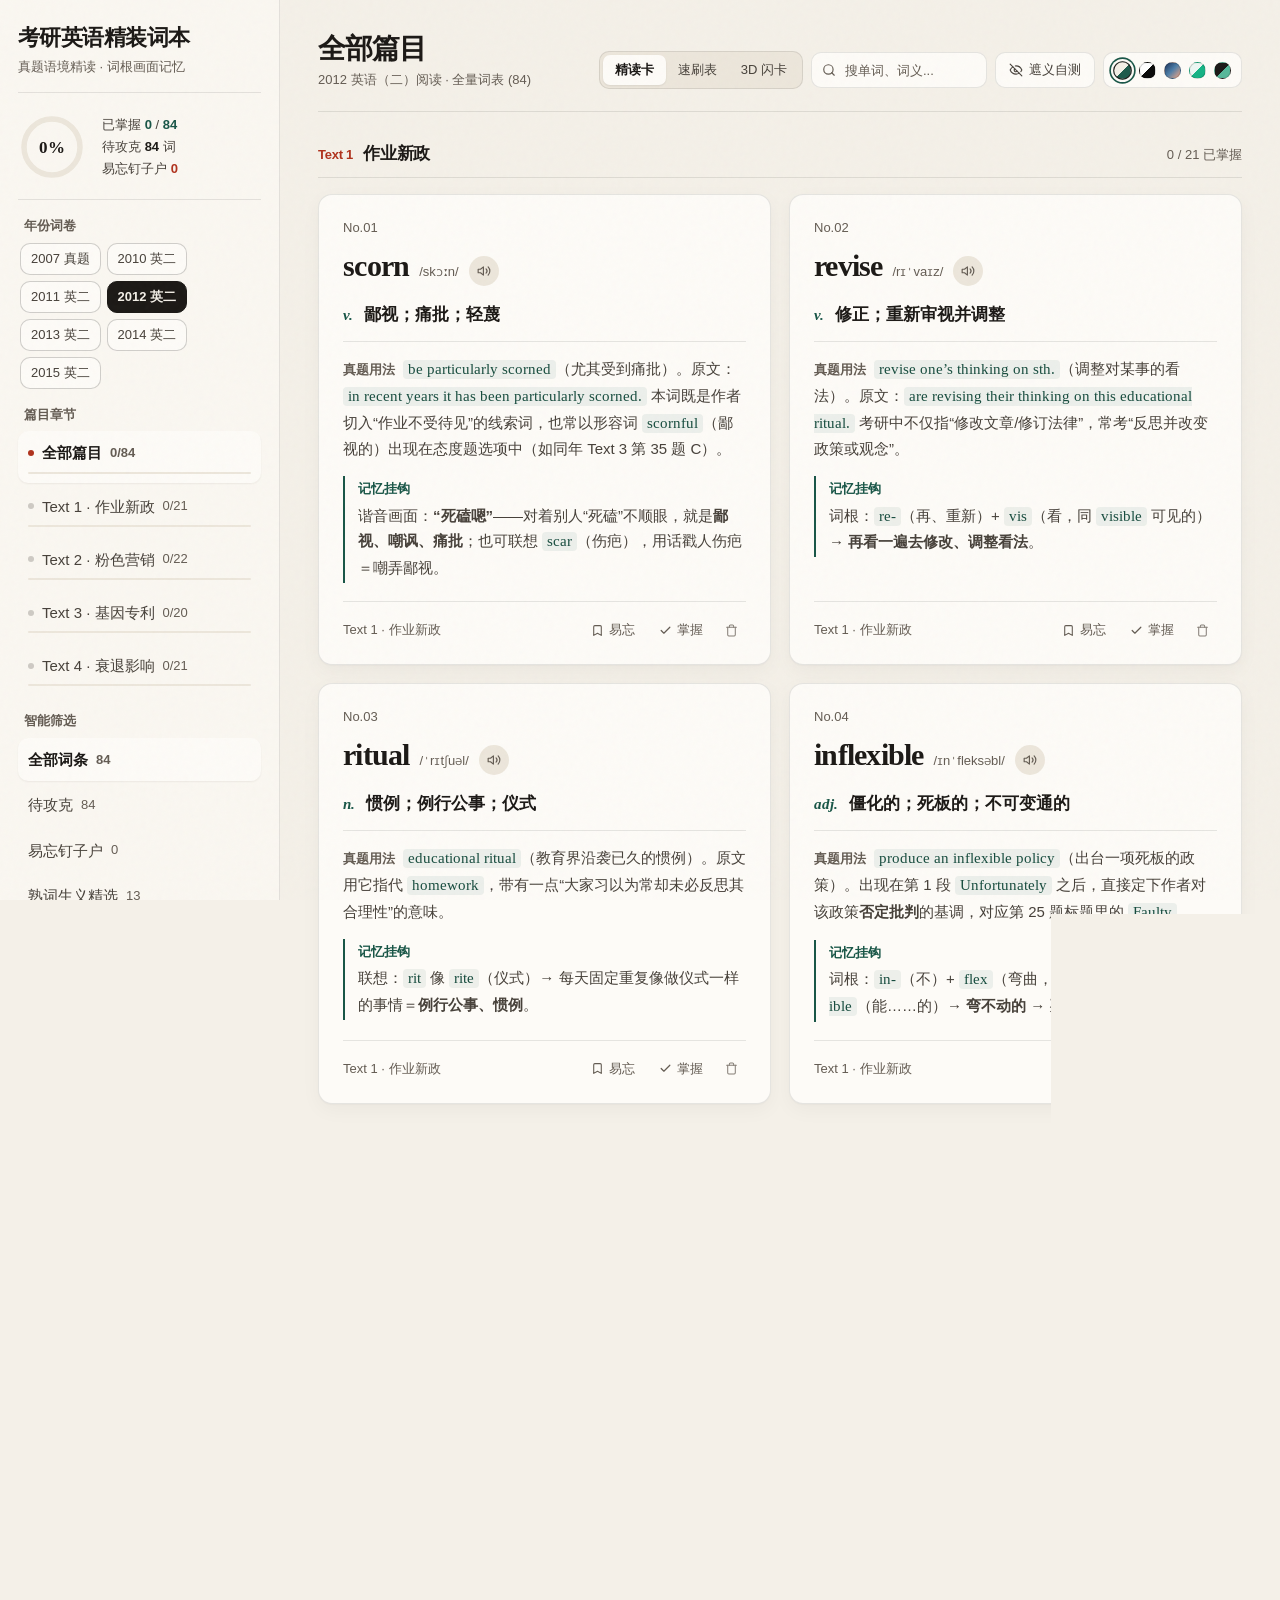
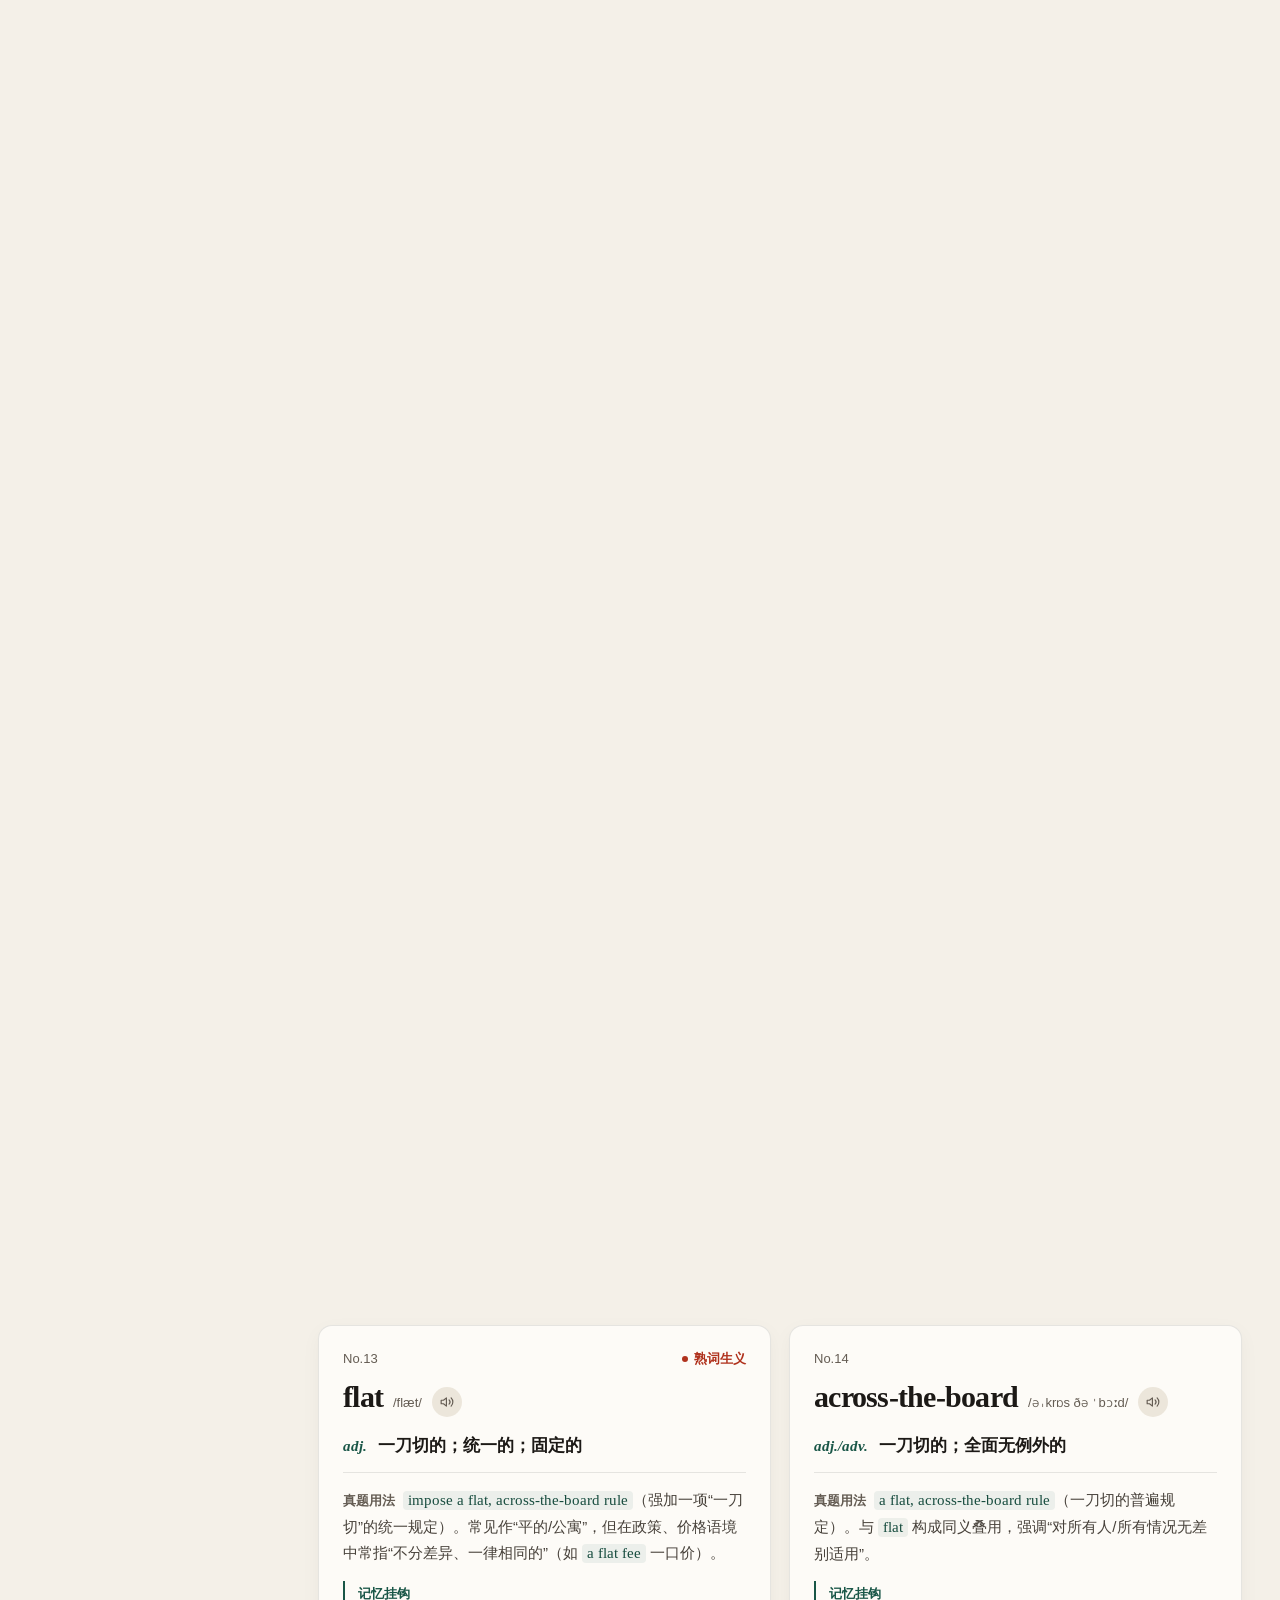
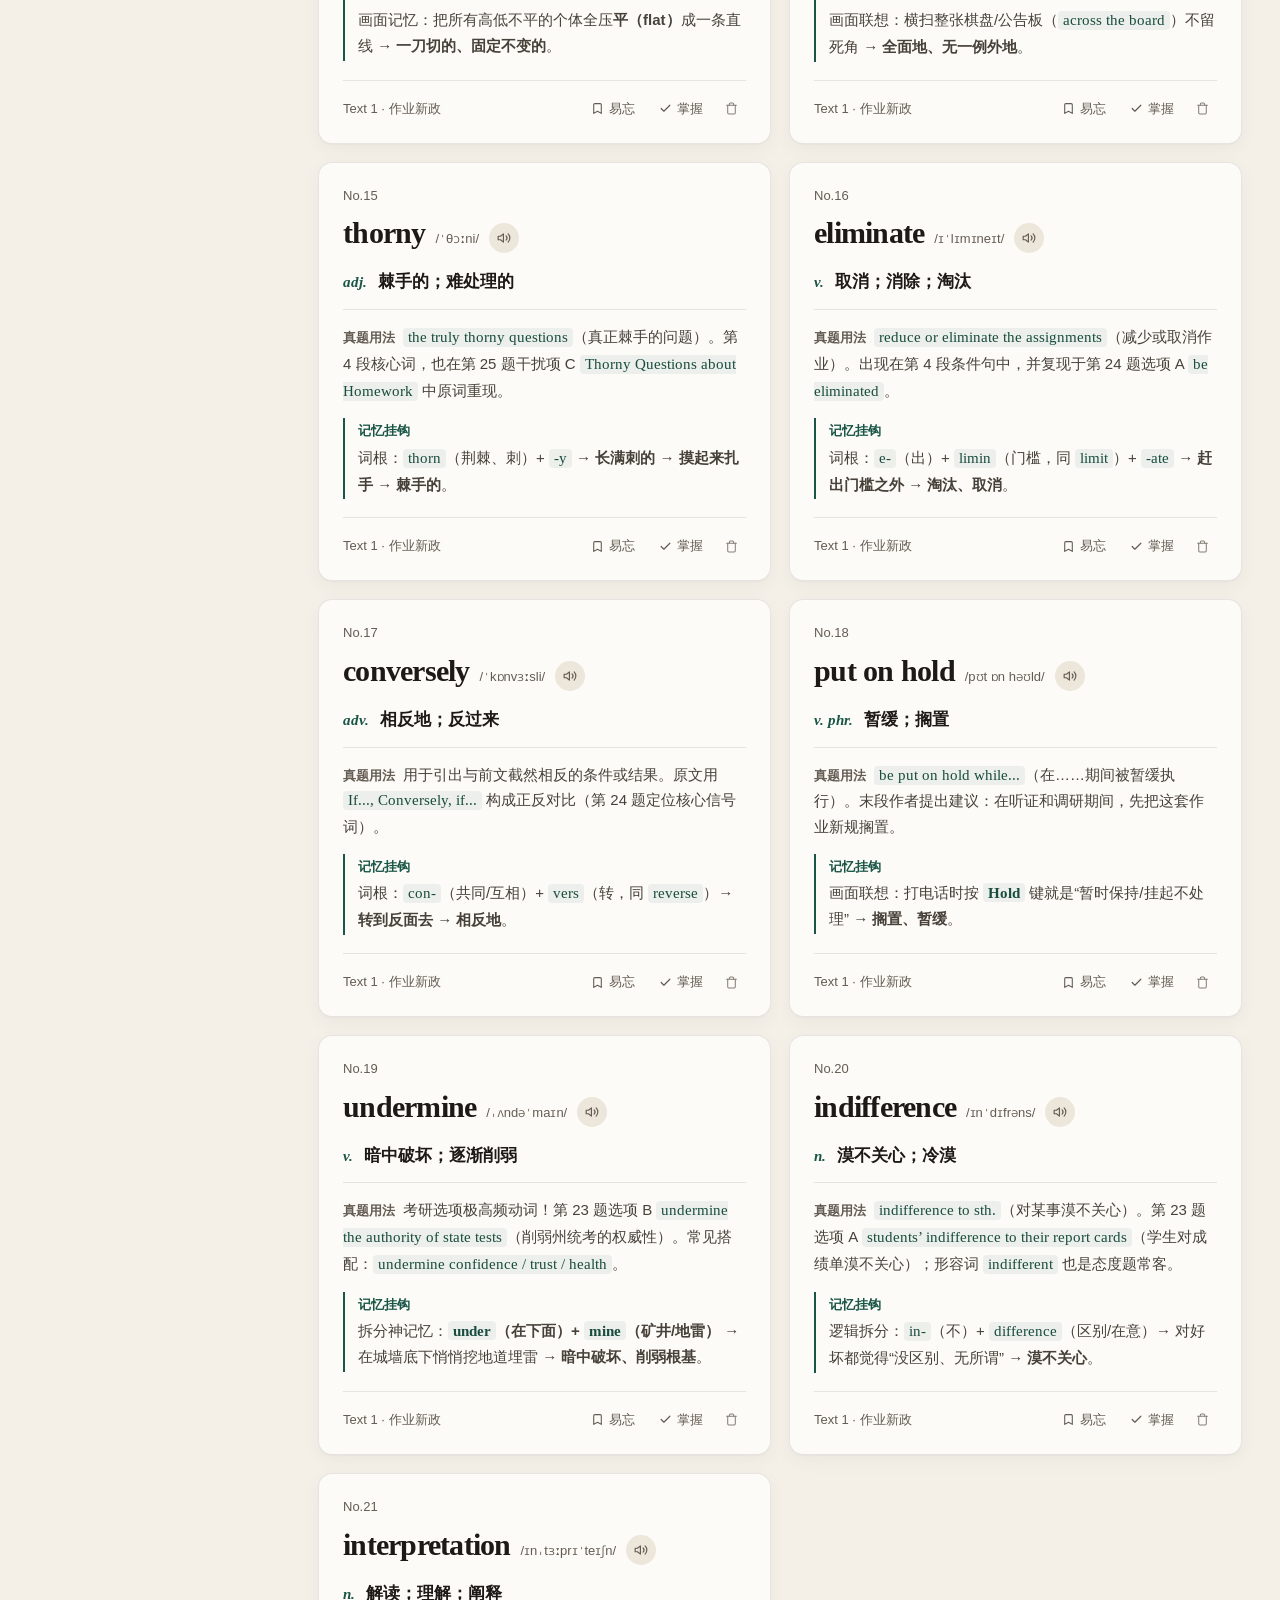
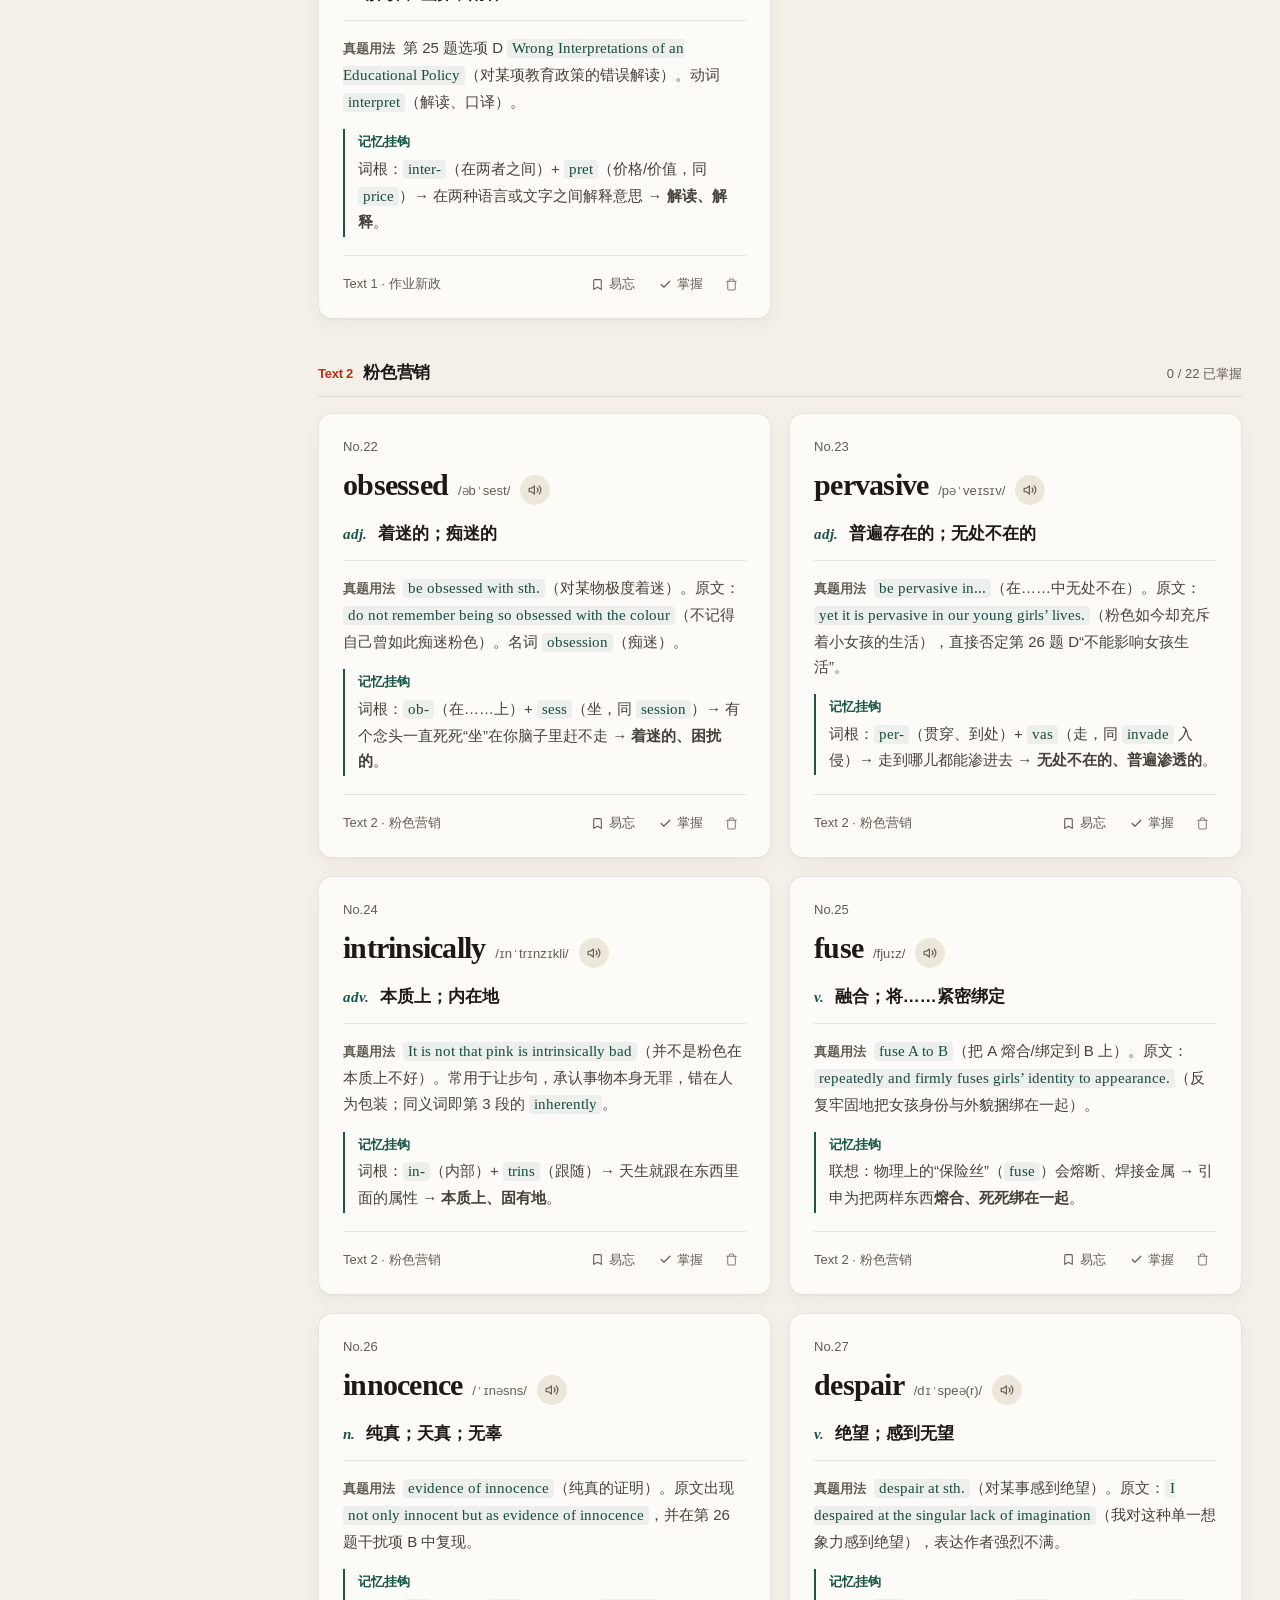
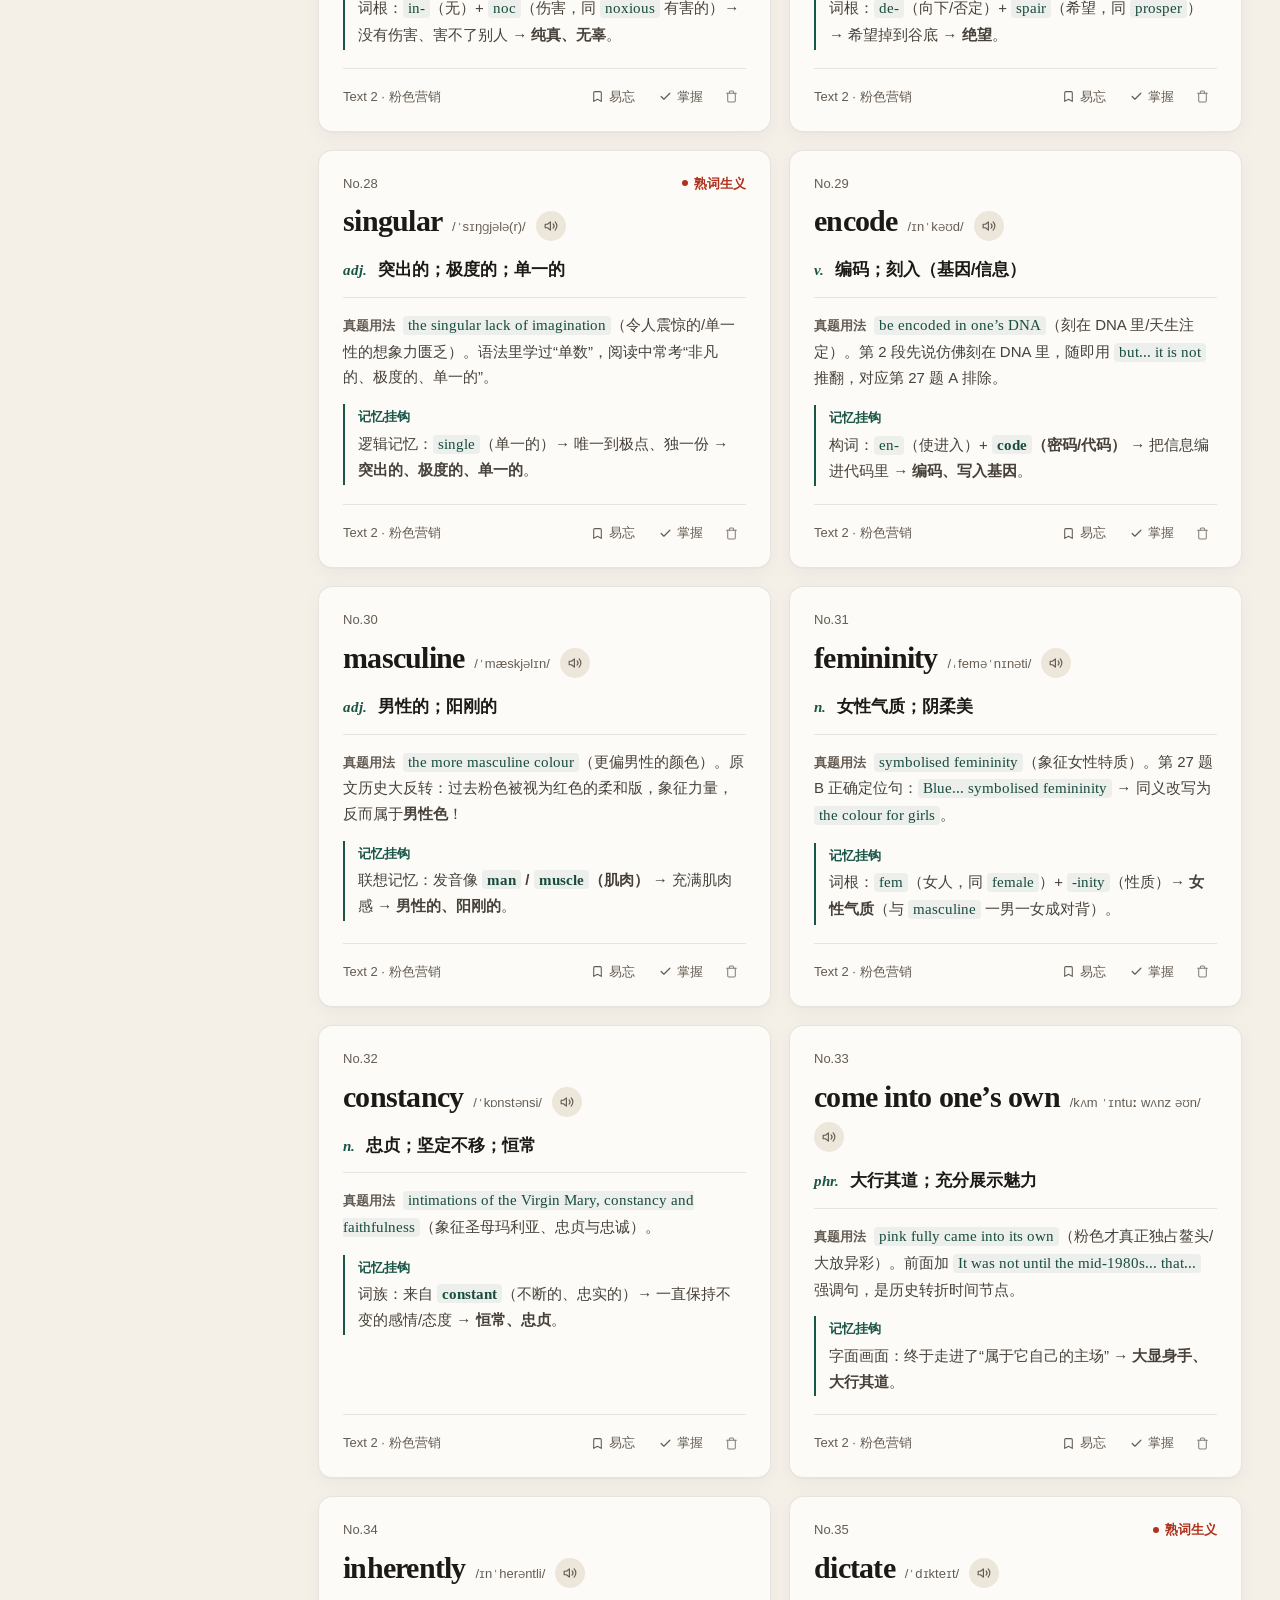
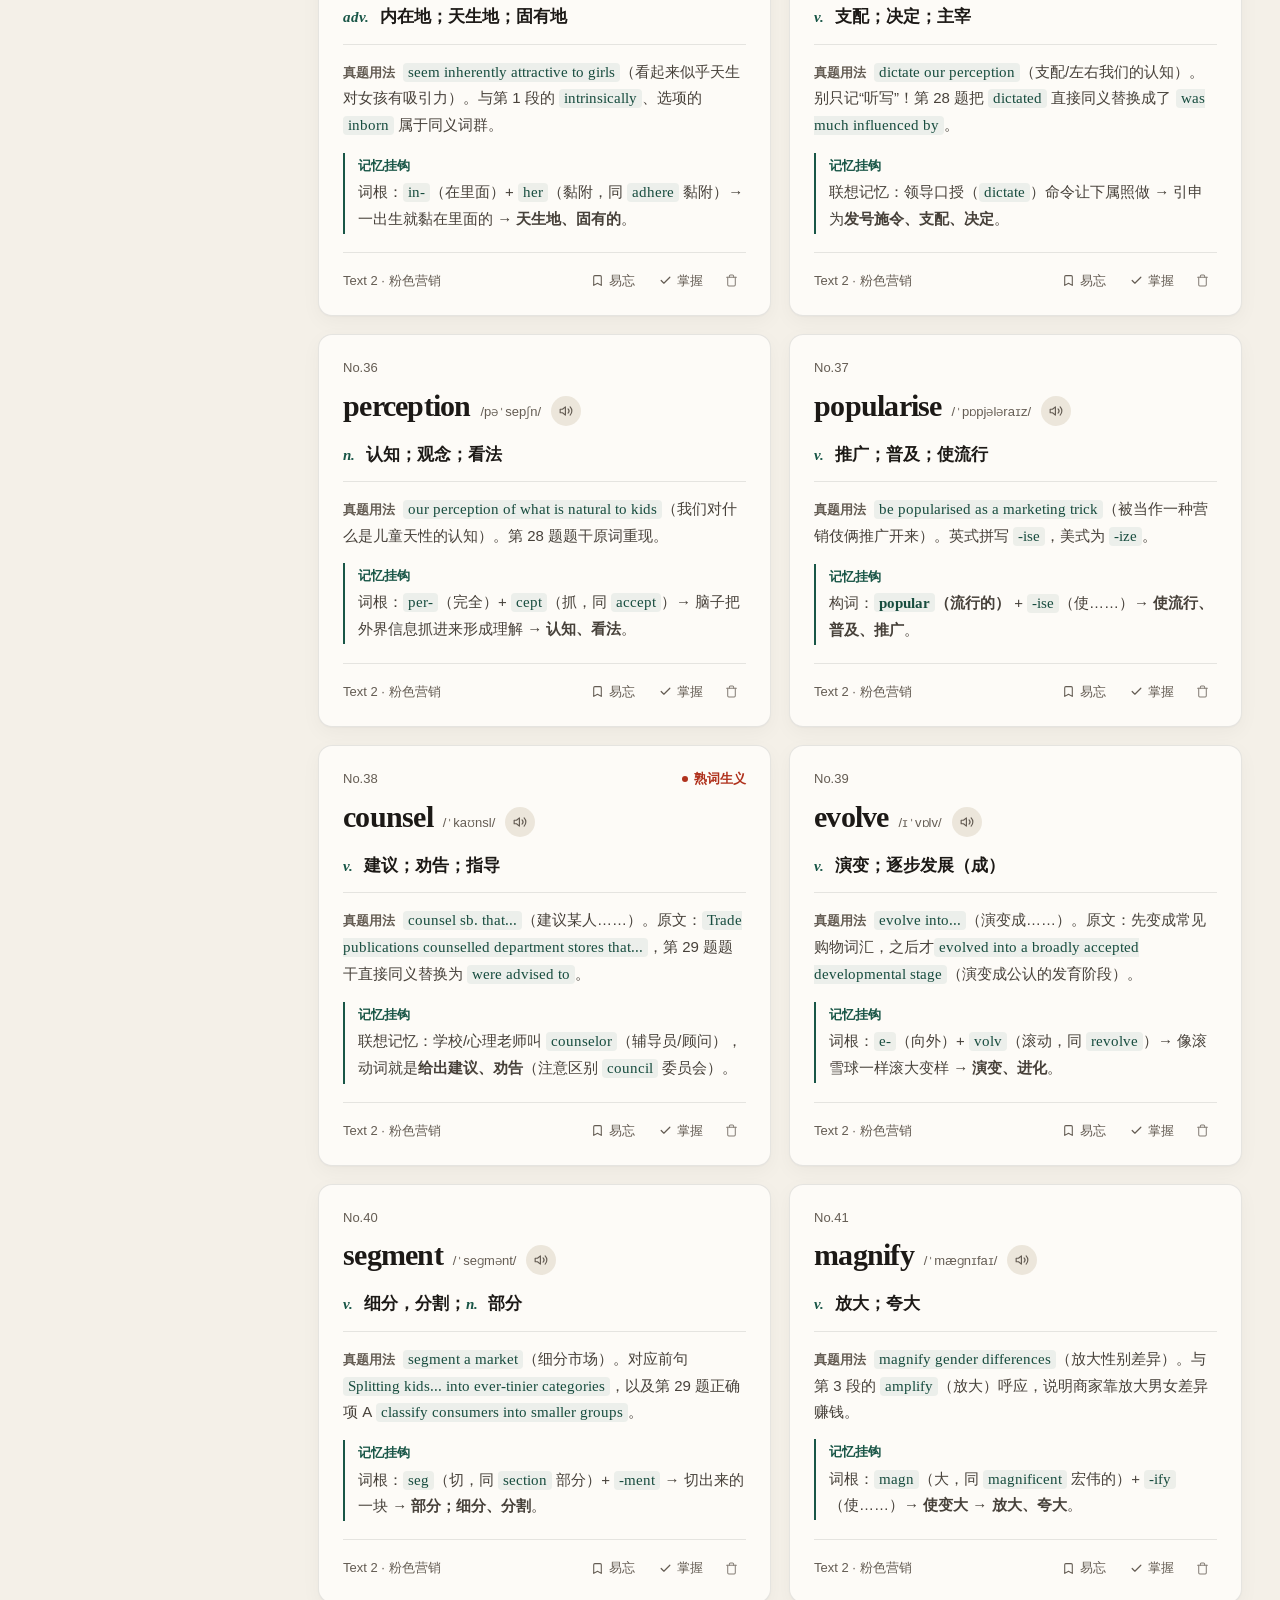
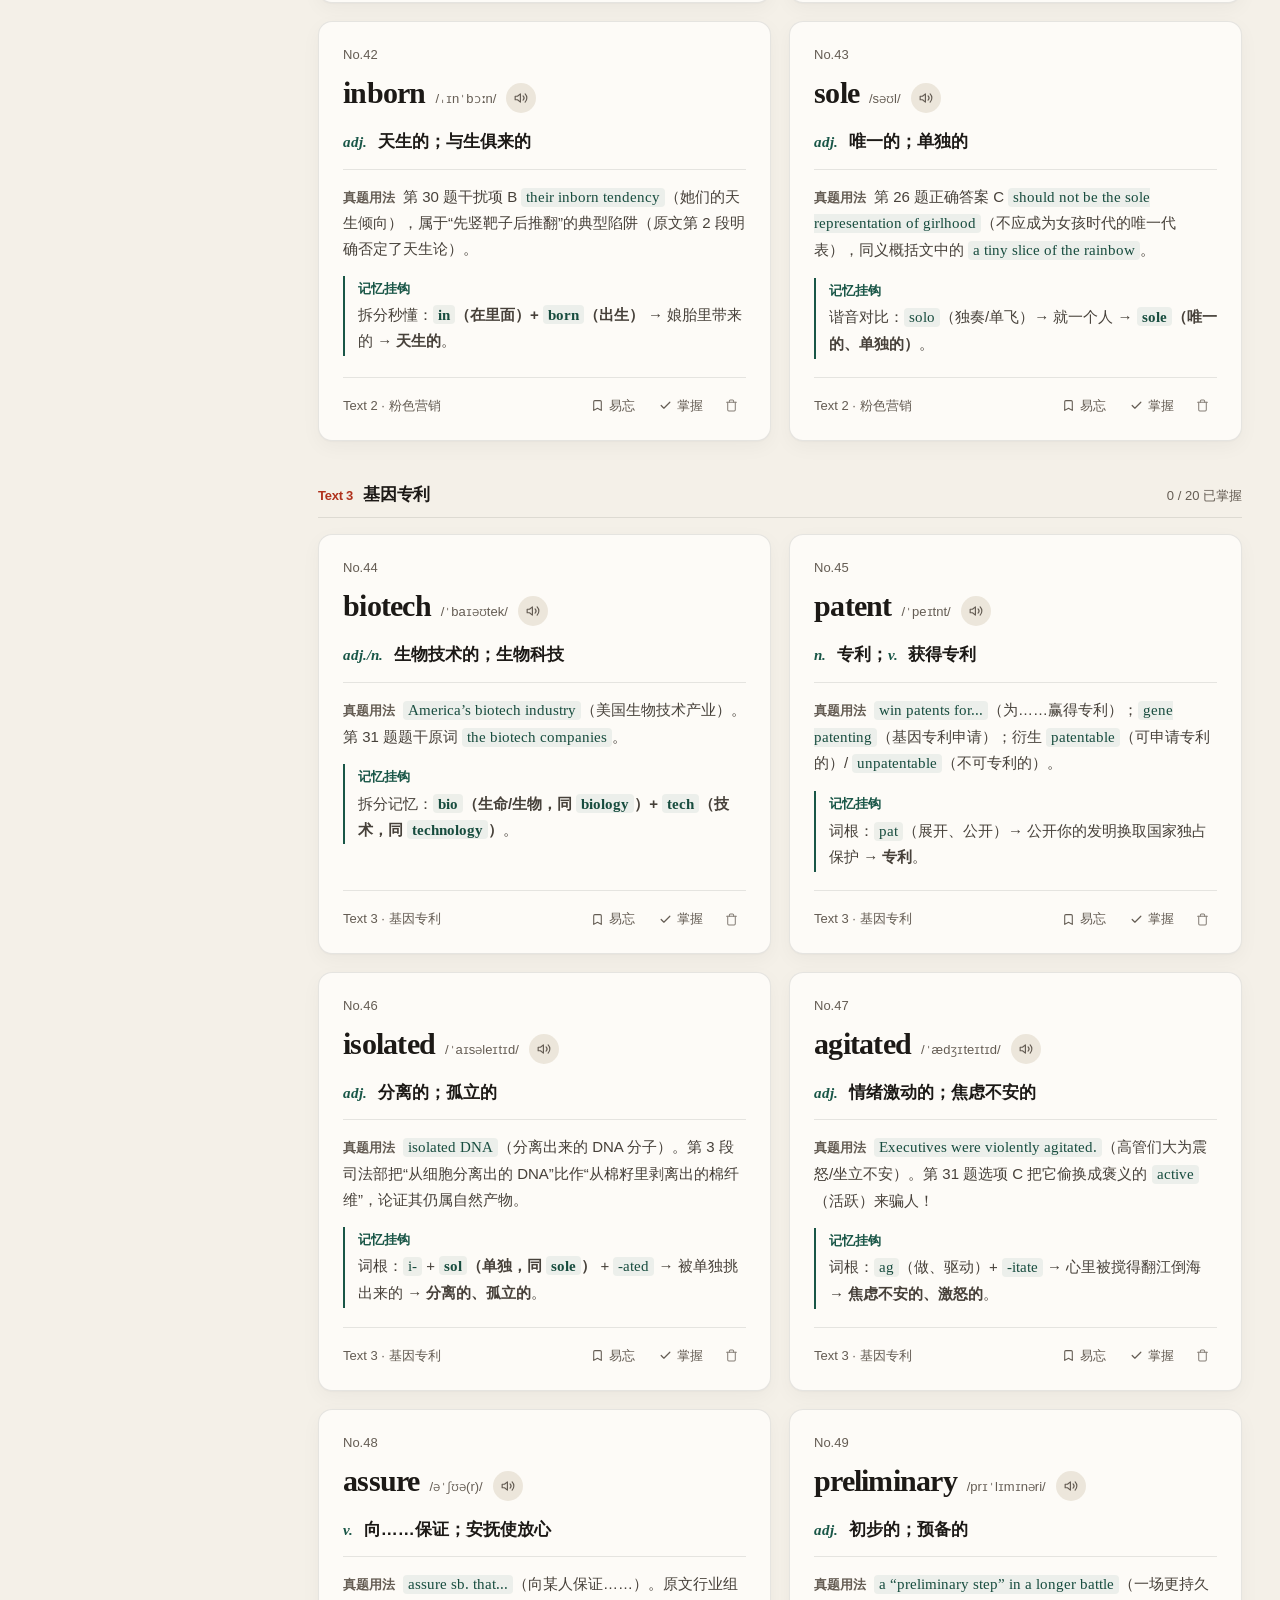
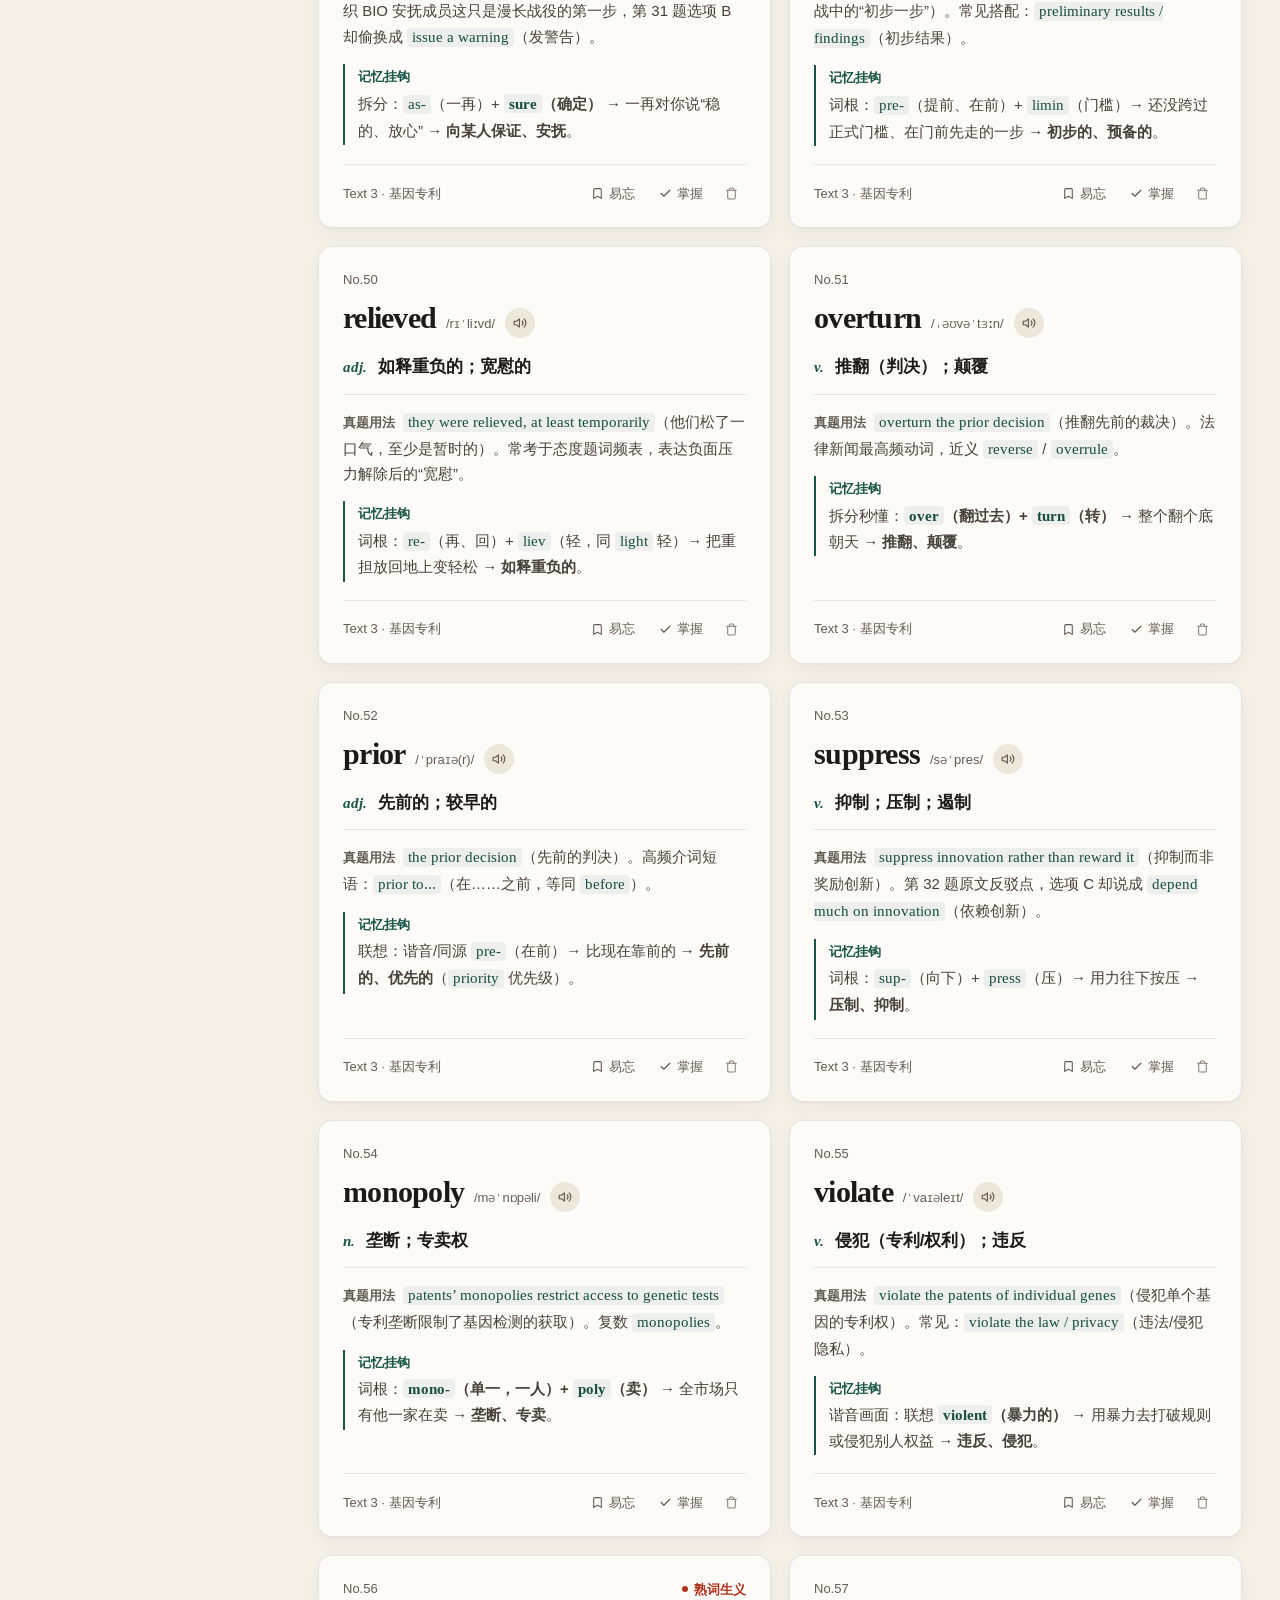
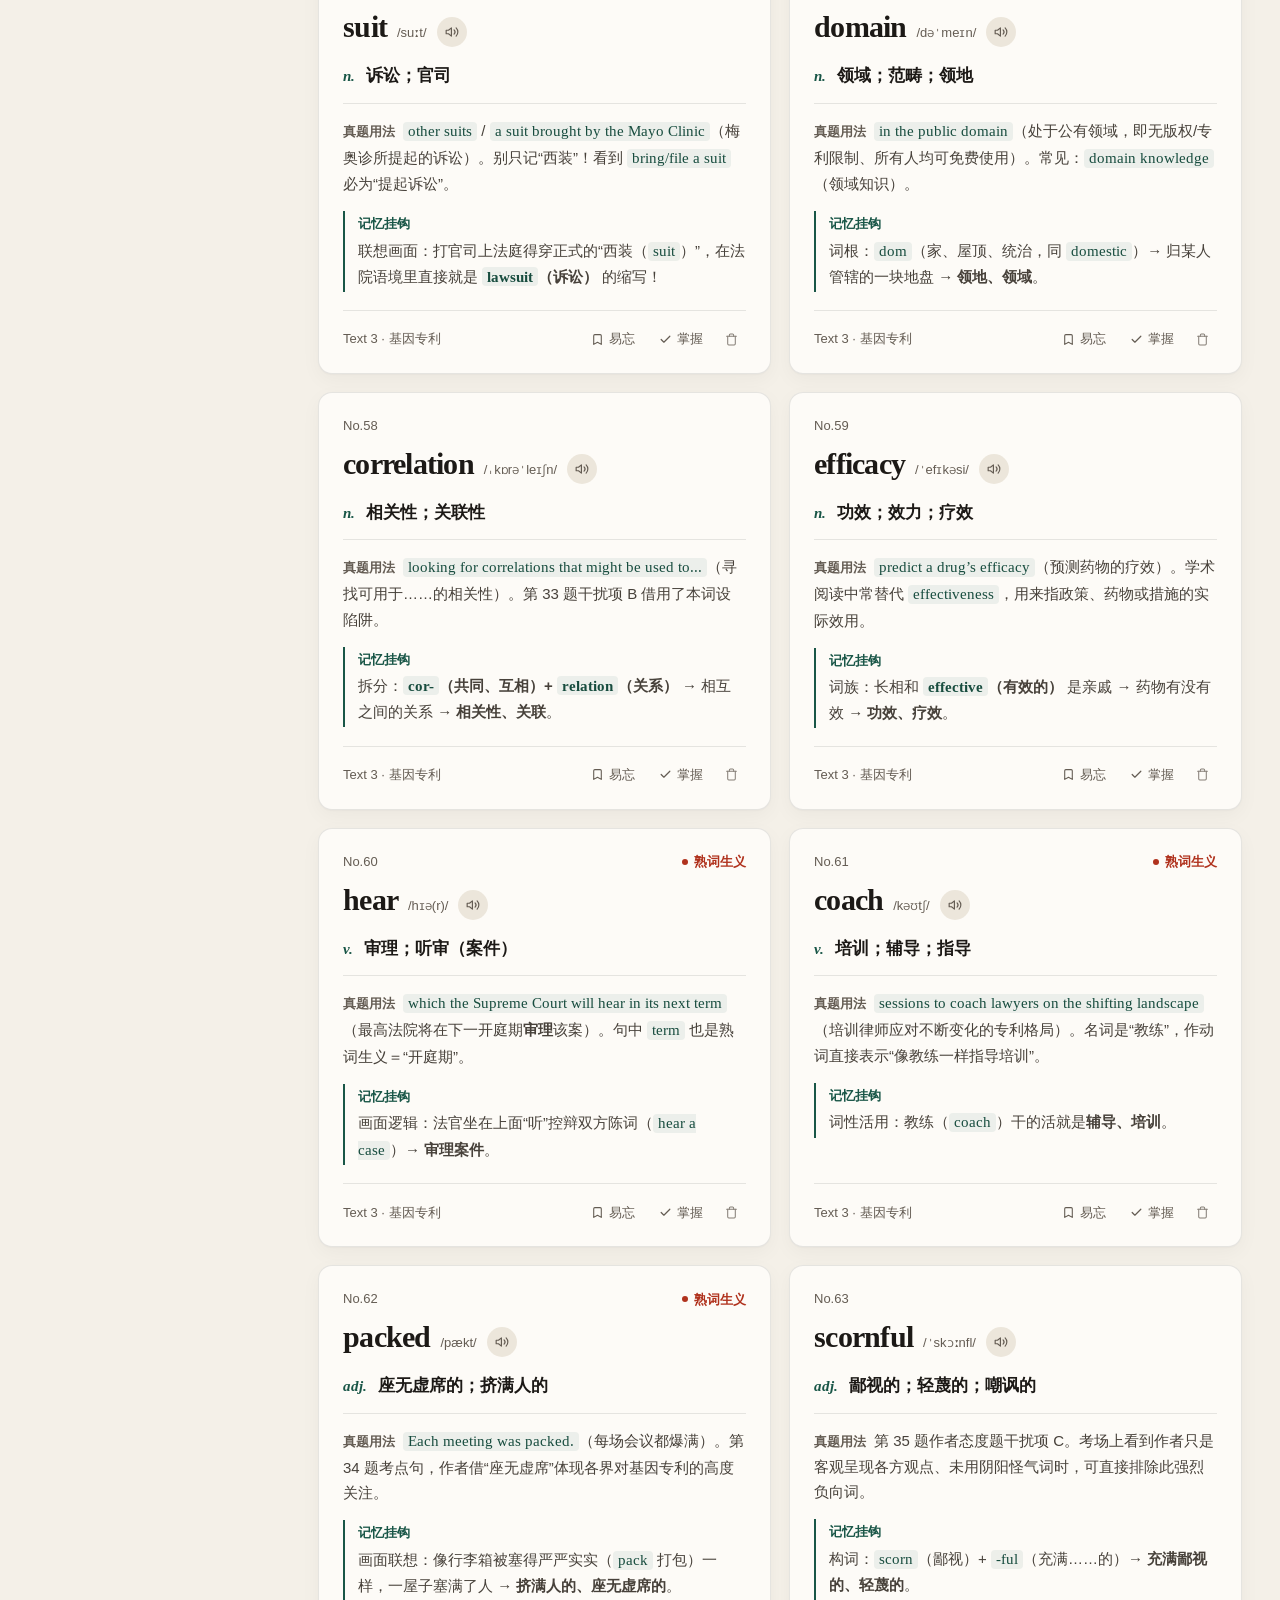
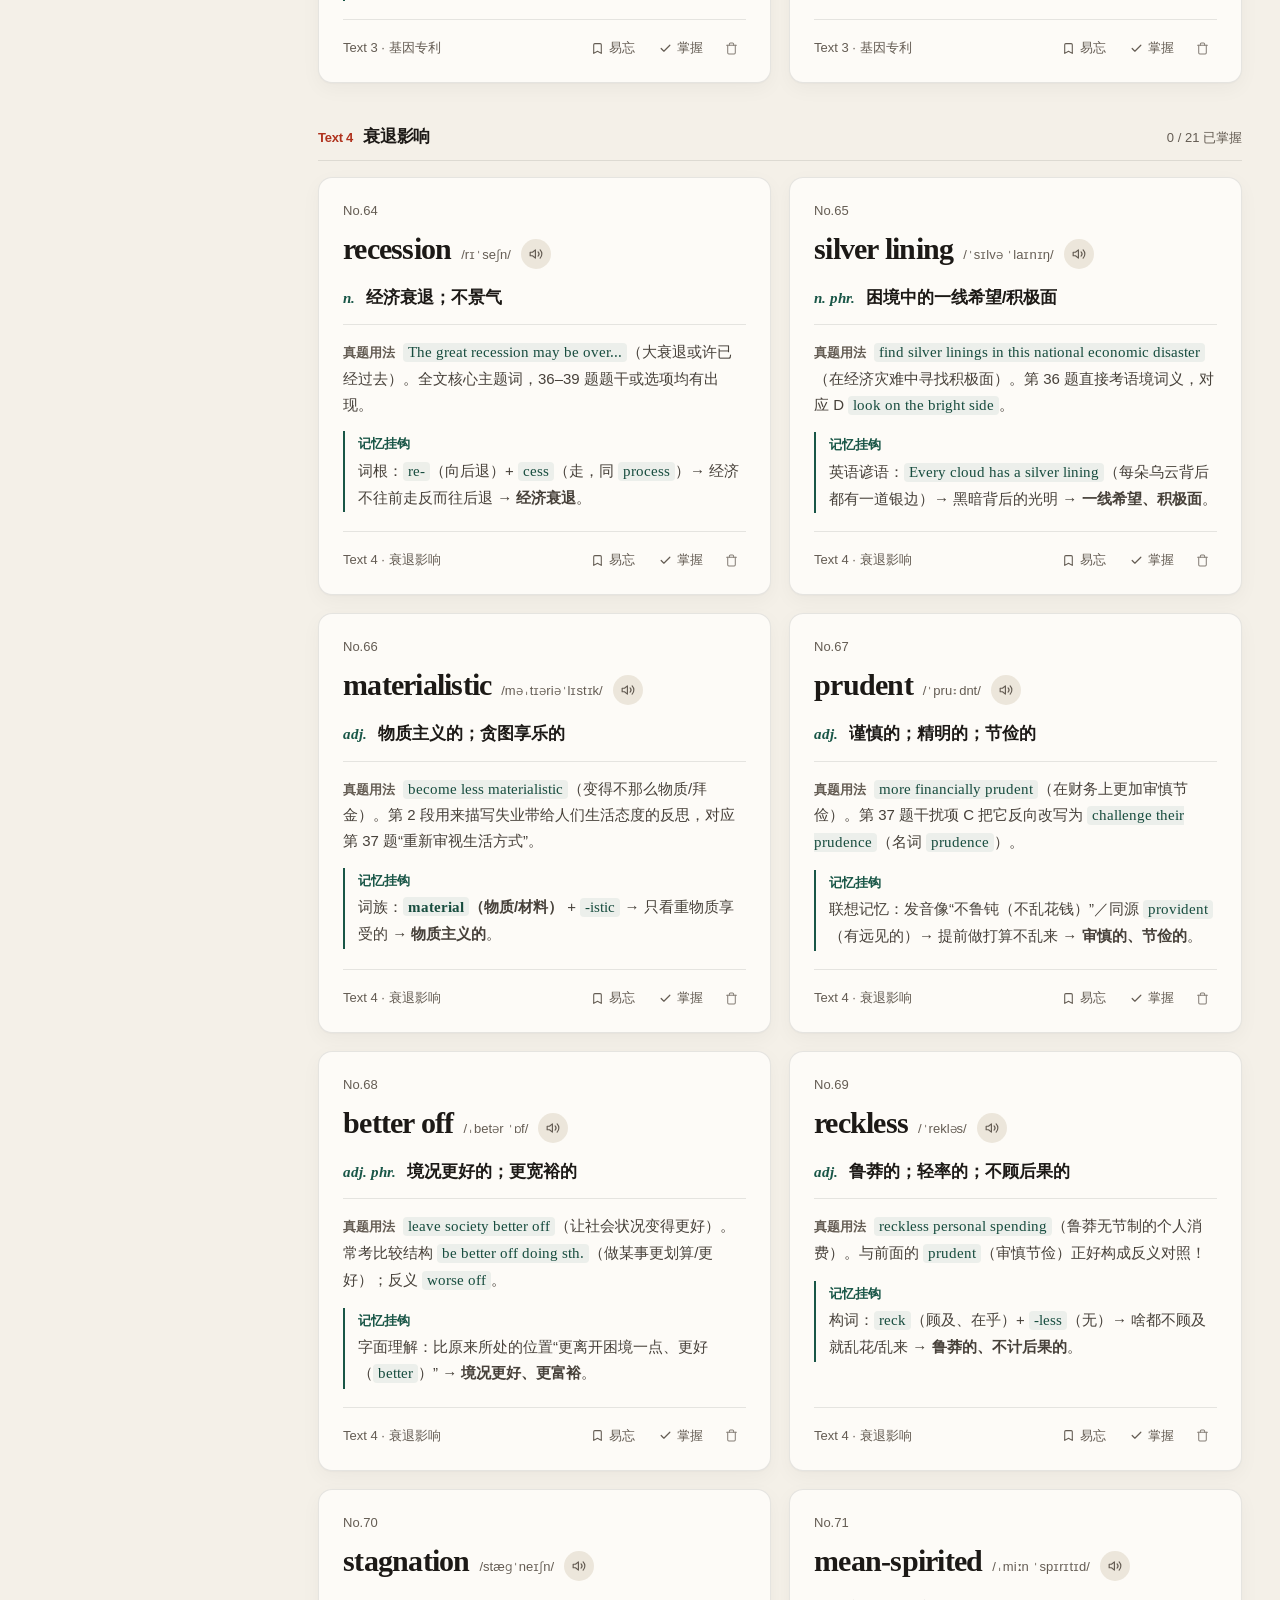
<file: index.html>
<!DOCTYPE html>
<html lang="zh-CN">
<head>
  <meta charset="UTF-8" />
  <meta name="viewport" content="width=device-width, initial-scale=1.0" />
  <title>考研英语阅读精装词本 · Lexicon</title>
  <meta name="description" content="考研英语真题阅读核心生词本：精装书房排版、真题详细用法、词根联想记忆、模糊遮义自测与 3D 物理闪卡。" />
  <link rel="preload" href="assets/fonts/tinos-latin-400-normal.woff2" as="font" type="font/woff2" crossorigin />
  <link rel="preload" href="assets/fonts/tinos-latin-700-normal.woff2" as="font" type="font/woff2" crossorigin />
  <link rel="stylesheet" href="styles.css?v=10" />
  <script>
    (function(){try{var t=localStorage.getItem("kaoyan_vocab_theme_v1");if(t==="light")t="paper";if(["mono","glass","momo","dark"].indexOf(t)>=0)document.documentElement.setAttribute("data-theme",t);var w=localStorage.getItem("kaoyan_vocab_wallpaper_v1");if(["alpine","sunset","forest"].indexOf(w)>=0)document.documentElement.setAttribute("data-wallpaper",w);}catch(e){}})();
  </script>
</head>
<body>
  <!-- Mobile Sticky Header -->
  <div class="mobile-bar">
    <div class="mobile-left">
      <button type="button" class="mobile-menu-btn" id="mobileMenuBtn">
        <svg width="16" height="16" viewBox="0 0 24 24" fill="none" stroke="currentColor" stroke-width="2" stroke-linecap="round"><line x1="3" x2="21" y1="6" y2="6"/><line x1="3" x2="21" y1="12" y2="12"/><line x1="3" x2="21" y1="18" y2="18"/></svg>
        <span>目录</span>
        <span class="mobile-pct-pill" id="mobilePct">0%</span>
      </button>
      <button type="button" class="mobile-sync-btn" id="mobileSyncBtn" title="云同步状态" aria-label="云同步">
        <svg width="15" height="15" viewBox="0 0 24 24" fill="none" stroke="currentColor" stroke-width="1.9" stroke-linecap="round" stroke-linejoin="round"><path d="M17.5 19H9a7 7 0 1 1 6.71-9h1.79a4.5 4.5 0 1 1 0 9Z"/></svg>
        <span class="sync-dot" id="mobileSyncDot"></span>
      </button>
    </div>
    <div class="view-seg" role="tablist">
      <button type="button" class="view-btn active" data-view="cards">精读</button>
      <button type="button" class="view-btn" data-view="ledger">速刷</button>
      <button type="button" class="view-btn" data-view="deck">闪卡</button>
    </div>
  </div>
  <div class="drawer-backdrop" id="drawerBackdrop"></div>

  <div class="studio">
    <!-- Left Study Rail -->
    <aside class="sidebar" id="sidebar">
      <div class="masthead">
        <h1 class="masthead-title">考研英语精装词本</h1>
        <p class="masthead-desc">真题语境精读 · 词根画面记忆</p>
      </div>

      <div class="ring-card" aria-label="掌握进度">
        <div class="ring-wrap">
          <svg class="ring-svg" width="68" height="68" viewBox="0 0 68 68">
            <circle class="ring-bg" cx="34" cy="34" r="28"></circle>
            <circle class="ring-fg" id="ringFg" cx="34" cy="34" r="28"></circle>
          </svg>
          <div class="ring-center">
            <span class="ring-pct" id="ringPct">0%</span>
          </div>
        </div>
        <div class="ring-stats">
          <span class="c-pine">已掌握 <strong id="statMastered">0</strong> / <strong id="statTotal">84</strong></span>
          <span>待攻克 <strong id="statRemain">84</strong> 词</span>
          <span class="c-verm">易忘钉子户 <strong id="statHard">0</strong></span>
        </div>
      </div>

      <div>
        <div class="side-section-label">年份词卷</div>
        <div class="set-pills" id="yearList"></div>
      </div>

      <div>
        <div class="side-section-label">篇目章节</div>
        <nav class="side-list" id="chapterList"></nav>
      </div>

      <div>
        <div class="side-section-label">智能筛选</div>
        <div class="side-list" id="collectionList"></div>
      </div>

      <div>
        <div class="side-section-label">主题风格</div>
        <div class="theme-grid" id="themeGrid" role="radiogroup" aria-label="主题风格"></div>
        <div class="wp-section">
          <div class="side-section-label" style="margin-top:10px">氛围壁纸</div>
          <div class="wp-grid" id="wpGrid" role="radiogroup" aria-label="氛围壁纸"></div>
        </div>
      </div>

      <div class="side-footer">
        <button type="button" class="side-foot-btn" id="syncBtn">
          <svg width="14" height="14" viewBox="0 0 24 24" fill="none" stroke="currentColor" stroke-width="1.9" stroke-linecap="round" stroke-linejoin="round"><path d="M21 12a9 9 0 0 0-9-9 9.75 9.75 0 0 0-6.74 2.74L3 8"/><path d="M3 3v5h5"/><path d="M3 12a9 9 0 0 0 9 9 9.75 9.75 0 0 0 6.74-2.74L21 16"/><path d="M16 16h5v5"/></svg>
          <span class="sync-dot" id="syncDot"></span>
          <span id="syncBtnLabel">云同步 / 备份</span>
        </button>
      </div>
    </aside>

    <!-- Right Main Reading Stage -->
    <main class="stage">
      <header class="stage-header">
        <div class="stage-heading">
          <h2 class="stage-title" id="stageTitle">全部篇目</h2>
          <p class="stage-meta" id="stageKicker">2012 英语（二）阅读</p>
        </div>

        <div class="stage-controls">
          <div class="view-seg" role="tablist" aria-label="视图切换">
            <button type="button" class="view-btn active" data-view="cards">精读卡</button>
            <button type="button" class="view-btn" data-view="ledger">速刷表</button>
            <button type="button" class="view-btn" data-view="deck">3D 闪卡</button>
          </div>

          <div class="search-field">
            <svg width="14" height="14" viewBox="0 0 24 24" fill="none" stroke="currentColor" stroke-width="2" stroke-linecap="round" stroke-linejoin="round"><circle cx="11" cy="11" r="8"/><path d="m21 21-4.3-4.3"/></svg>
            <input id="searchInput" class="search-input" type="search" placeholder="搜单词、词义..." />
          </div>

          <button type="button" class="mask-btn" id="maskBtn"></button>

          <div class="wp-pill" id="wpPill" role="radiogroup" aria-label="切换氛围壁纸"></div>

          <div class="theme-dots" id="themeDots" role="radiogroup" aria-label="快捷切换主题"></div>
        </div>
      </header>

      <div id="stageContent"></div>
    </main>
  </div>

  <!-- Sync Progress Modal -->
  <div class="modal-bg" id="syncModal" role="dialog" aria-modal="true" aria-labelledby="syncModalTitle">
    <div class="modal-box">
      <div class="sync-modal-head">
        <h3 class="sync-modal-title" id="syncModalTitle">三端云同步与备份</h3>
        <button type="button" class="foot-btn" id="closeSyncBtn">关闭</button>
      </div>

      <div class="sync-tabs" role="tablist" aria-label="同步方式切换">
        <button type="button" class="sync-tab-btn active" role="tab" aria-selected="true" data-sync-tab="cloud">GitHub 云同步</button>
        <button type="button" class="sync-tab-btn" role="tab" aria-selected="false" data-sync-tab="manual">手动备份 / 重置</button>
      </div>

      <div id="syncTabCloud">
        <!-- Disconnected Setup View -->
        <div id="syncSetupView">
          <div class="sync-steps">
            <div class="sync-step-item">
              <span class="sync-step-num">1</span>
              <div class="sync-step-body">
                <span>前往 GitHub 生成仅含 <code>gist</code> 权限的 Token（无仓库权限，建议选 <strong>No expiration</strong>）：</span>
                <a class="sync-link-btn" href="https://github.com/settings/tokens/new?scopes=gist&description=Kaoyan+Vocab+Sync" target="_blank" rel="noopener noreferrer">一键前往创建 Token ↗</a>
              </div>
            </div>
            <div class="sync-step-item">
              <span class="sync-step-num">2</span>
              <div class="sync-step-body">粘贴 Token 并连接。系统会自动在你账号下查找或创建一个<strong>私密 Gist</strong>，之后每次背词/切回网页都会按词条自动合并同步；其他设备可直接扫配对二维码免输入绑定。</div>
            </div>
          </div>

          <label class="sync-field-lbl" for="gistTokenInput">GitHub Token</label>
          <div class="sync-input-wrap">
            <input id="gistTokenInput" class="sync-input" type="password" autocomplete="off" spellcheck="false" placeholder="粘贴 ghp_... 或 github_pat_... Token" />
            <button type="button" class="foot-btn sync-vis-btn" id="toggleTokenVisBtn" title="显示/隐藏 Token">显示</button>
          </div>

          <details class="sync-adv">
            <summary>高级选项：指定已有 Gist ID（可选）</summary>
            <input id="gistIdInput" class="sync-input" type="text" autocomplete="off" spellcheck="false" placeholder="留空则自动查找或新建私密 Gist" style="margin-top:8px" />
          </details>

          <div class="sync-form-msg hidden" id="syncFormMsg" role="alert"></div>

          <div class="sync-act-row">
            <button type="button" class="ink-btn" id="connectGistBtn">连接并开启三端同步</button>
          </div>
        </div>

        <!-- Connected Status & Pairing View -->
        <div id="syncConnectedView" class="hidden">
          <div class="sync-status-card">
            <div class="sync-status-row">
              <span class="sync-status-left">
                <span class="sync-dot" id="modalSyncDot"></span>
                <strong id="syncStateText">已同步</strong>
              </span>
              <span class="sync-last-time" id="syncLastTime">刚刚</span>
            </div>
            <div class="sync-meta-row">
              <span id="syncAccountText">@github</span>
              <a id="syncGistLink" href="https://gist.github.com" target="_blank" rel="noopener noreferrer">查看私密 Gist 历史 ↗</a>
            </div>
            <p class="sync-hint">仅同步学习进度（已掌握、易忘、移出、艾宾浩斯排期），各端主题与壁纸独立保留。</p>
          </div>

          <div class="sync-act-row">
            <button type="button" class="ink-btn" id="syncNowBtn">立即同步</button>
            <button type="button" class="foot-btn" id="disconnectGistBtn">断开云同步</button>
          </div>

          <div class="sync-pair-box">
            <div class="sync-pair-head">手机 / 平板一键绑定</div>
            <div class="sync-pair-btns">
              <button type="button" class="mask-btn sync-compact-btn" id="toggleQrBtn">显示配对二维码</button>
              <button type="button" class="mask-btn sync-compact-btn" id="copyPairLinkBtn">复制配对链接</button>
            </div>
            <div class="sync-qr-wrap hidden" id="syncQrWrap">
              <div class="sync-qr-card" id="syncQrBox"></div>
              <p class="sync-warn">二维码与链接包含你的 Gist 同步凭证，仅限本人设备使用，切勿截图发给他人。</p>
            </div>
          </div>
        </div>
      </div>

      <div id="syncTabManual" class="hidden">
        <p class="sync-manual-desc">可手动导出 JSON 进度码做本地归档，或导入覆盖当前进度（若已开启云同步，导入与重置也会同步到云端）。</p>
        <textarea id="syncArea" class="sync-area" spellcheck="false"></textarea>
        <div class="sync-manual-foot">
          <button type="button" class="foot-btn" id="resetProgressBtn">重置进度</button>
          <div class="sync-manual-actions">
            <button type="button" class="mask-btn sync-compact-btn" id="copySyncBtn">复制进度码</button>
            <button type="button" class="ink-btn sync-compact-btn" id="importSyncBtn">导入覆盖</button>
          </div>
        </div>
      </div>
    </div>
  </div>

  <div class="toast" id="toast" role="status" aria-live="polite"></div>

  <script src="data/manifest.js?v=7"></script>
  <script src="data/2007.js?v=4"></script>
  <script src="data/2010.js?v=3"></script>
  <script src="data/2011.js?v=3"></script>
  <script src="data/2012.js?v=3"></script>
  <script src="data/2013.js?v=1"></script>
  <script src="data/2014.js?v=3"></script>
  <script src="data/2015.js?v=2"></script>
  <script src="qr.js?v=1"></script>
  <script src="app.js?v=8"></script>
</body>
</html>
</file>
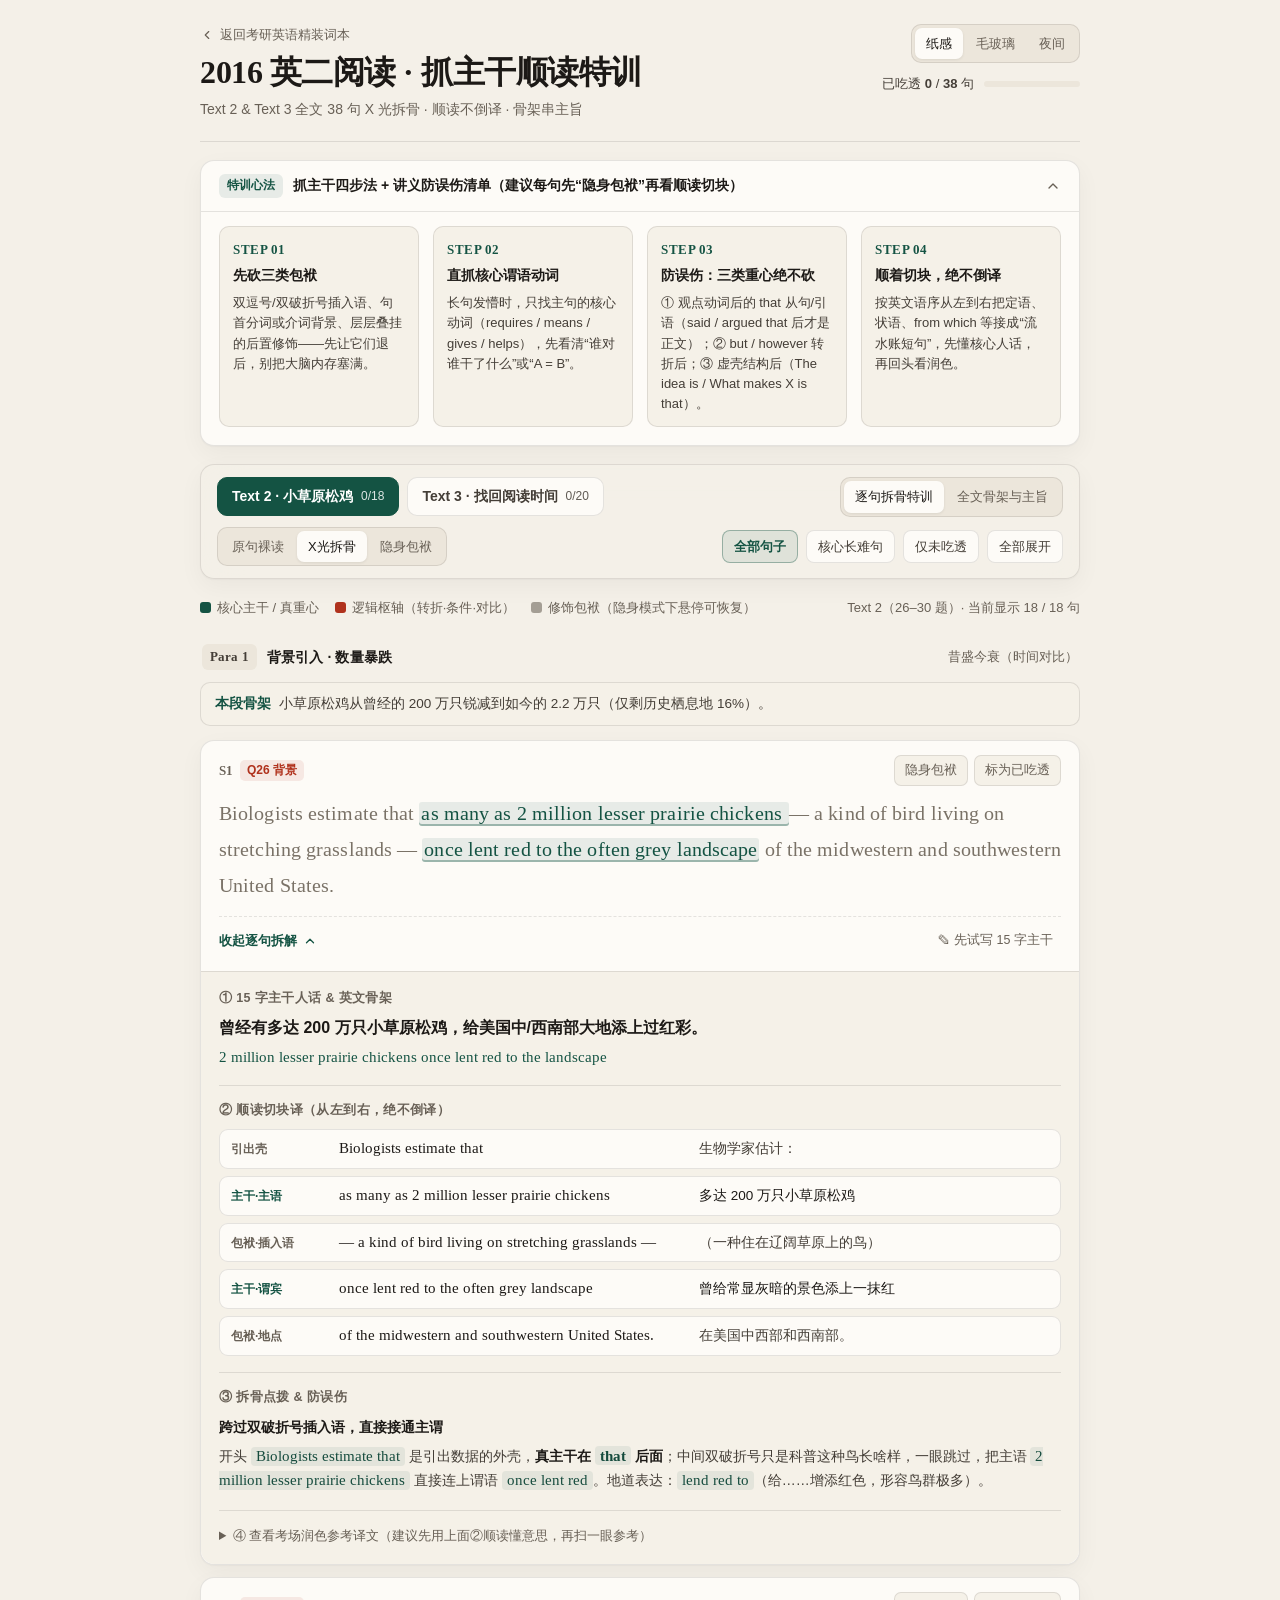
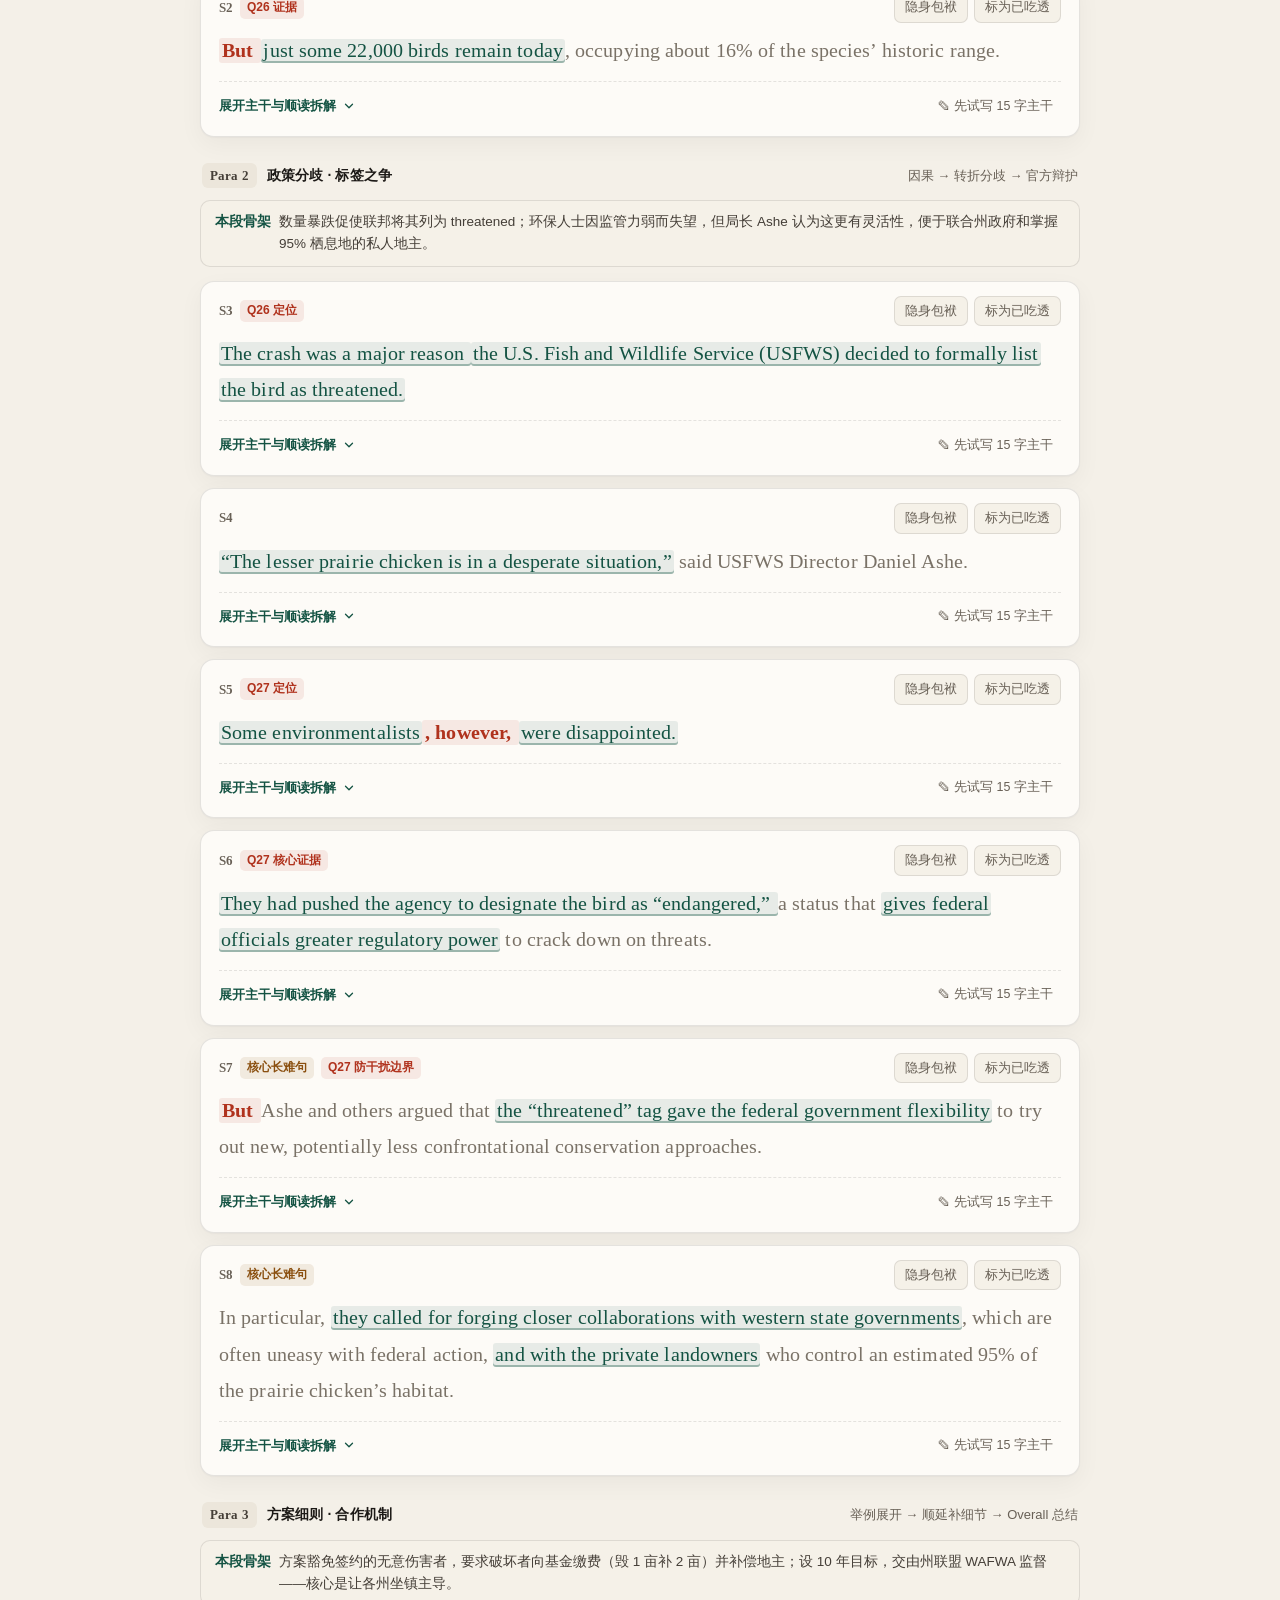
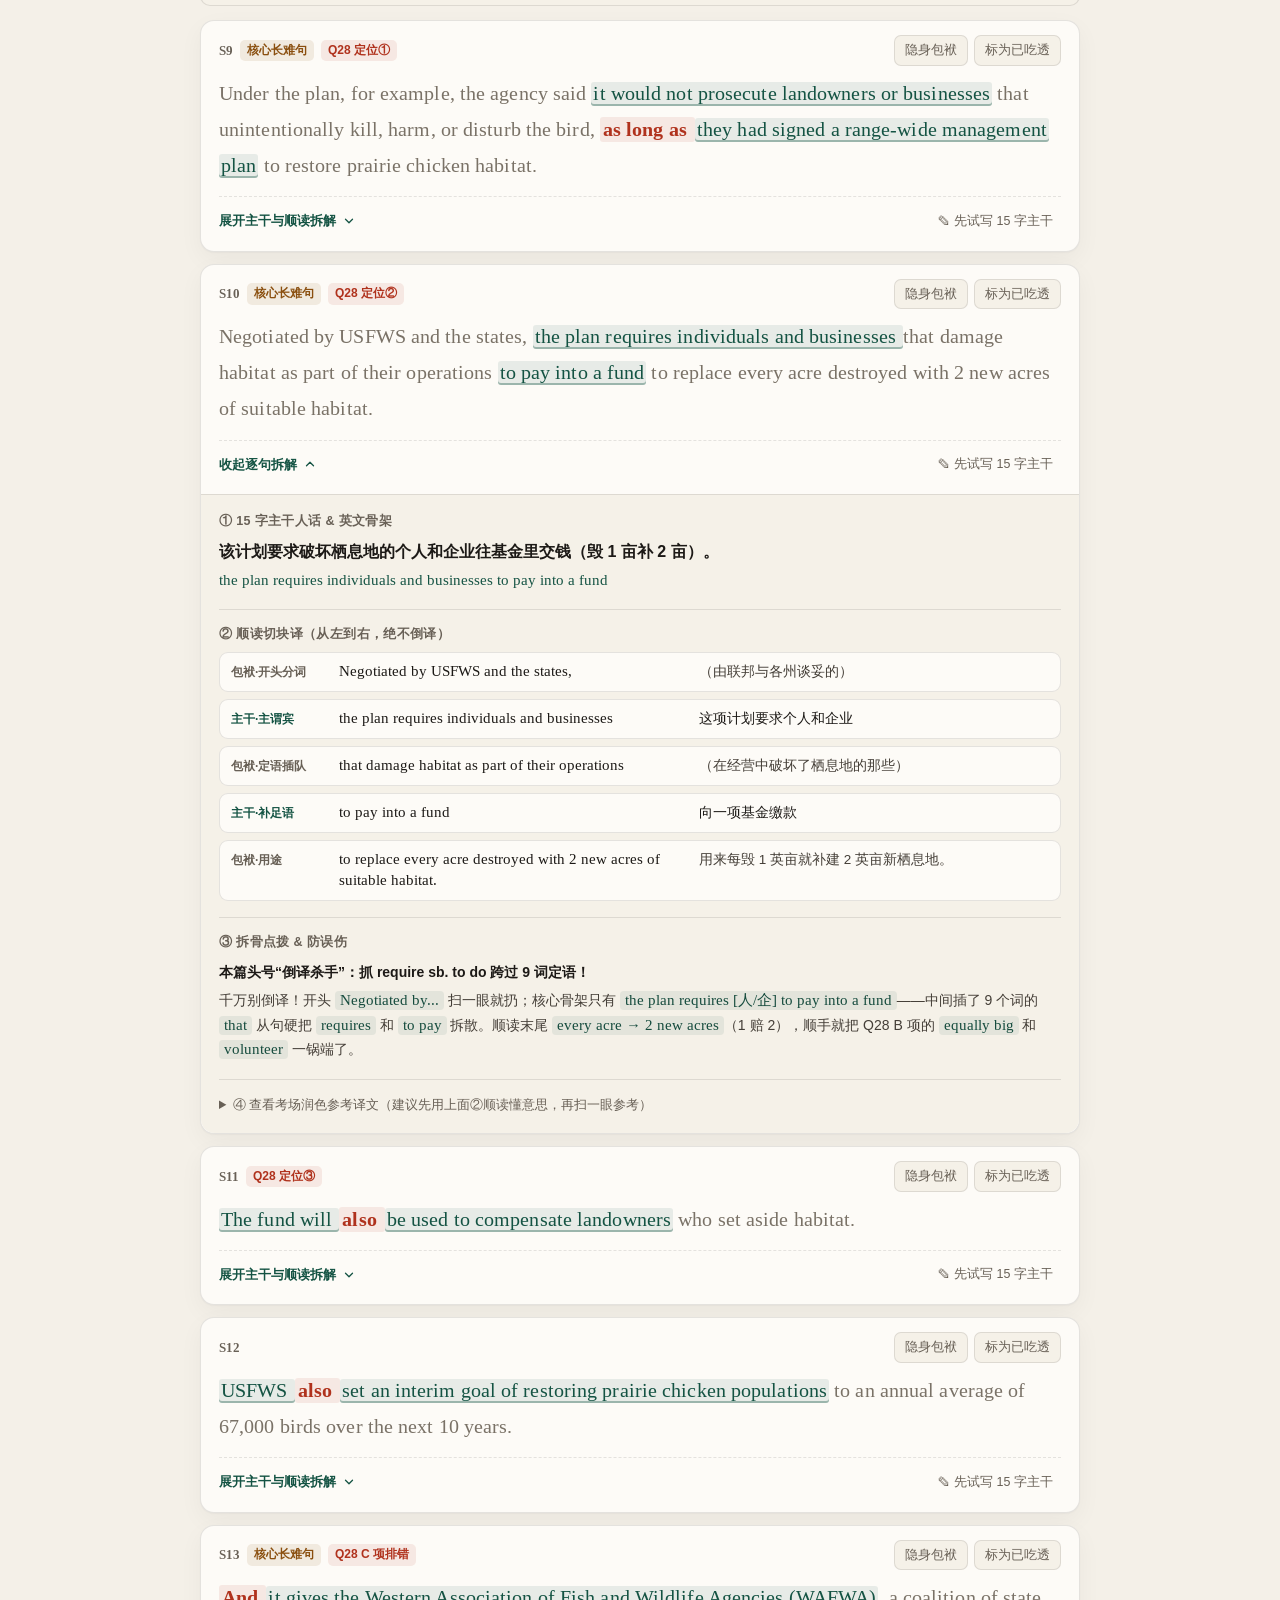
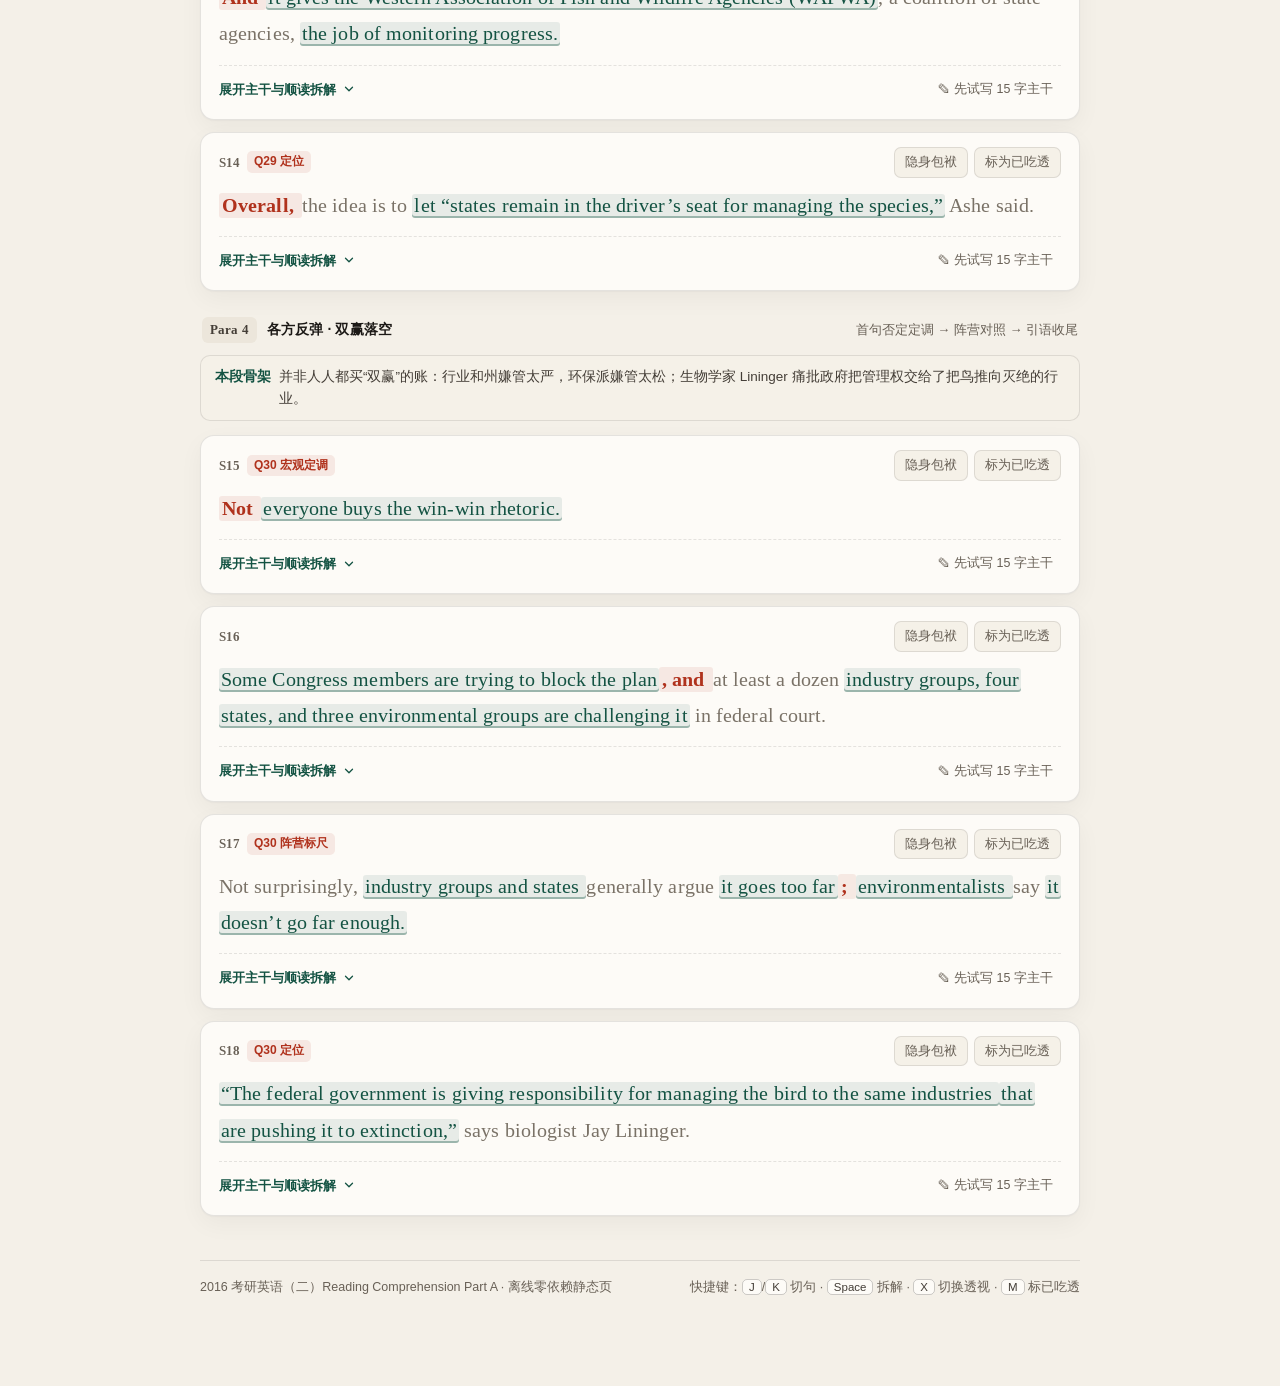
<file: drill-2016.html>
<!DOCTYPE html>
<html lang="zh-CN">
<head>
  <meta charset="UTF-8" />
  <meta name="viewport" content="width=device-width, initial-scale=1.0" />
  <title>2016 英语（二）阅读 · 抓主干顺读特训</title>
  <meta name="description" content="2016年考研英语（二）Text 2 与 Text 3 逐句抓主干、隐身包袱 X 光拆骨、顺读切块不倒译互动特训页。" />
  <link rel="preload" href="assets/fonts/tinos-latin-400-normal.woff2" as="font" type="font/woff2" crossorigin />
  <link rel="preload" href="assets/fonts/tinos-latin-700-normal.woff2" as="font" type="font/woff2" crossorigin />
  <script>
    (function () {
      try {
        var saved = localStorage.getItem("kaoyan_drill_theme_v1") || localStorage.getItem("kaoyan_vocab_theme_v1");
        if (saved === "glass" || saved === "dark") {
          document.documentElement.setAttribute("data-theme", saved);
        } else {
          document.documentElement.setAttribute("data-theme", "paper");
        }
      } catch (e) {}
    })();
  </script>
  <style>
    /* Self-hosted Tinos (Times New Roman 1:1 metrics, zero CDN latency) */
    @font-face {
      font-family: "Tinos";
      font-style: normal;
      font-weight: 400;
      font-display: swap;
      src: url("assets/fonts/tinos-latin-400-normal.woff2") format("woff2");
    }
    @font-face {
      font-family: "Tinos";
      font-style: italic;
      font-weight: 400;
      font-display: swap;
      src: url("assets/fonts/tinos-latin-400-italic.woff2") format("woff2");
    }
    @font-face {
      font-family: "Tinos";
      font-style: normal;
      font-weight: 700;
      font-display: swap;
      src: url("assets/fonts/tinos-latin-700-normal.woff2") format("woff2");
    }

    :root,
    [data-theme="paper"] {
      --bg: #f4f0e8;
      --bg-bar: rgba(244, 240, 232, 0.92);
      --surface: #fdfbf7;
      --surface-soft: #f5f1e8;
      --surface-tint: #ece6db;
      --border: rgba(28, 25, 22, 0.11);
      --border-strong: rgba(28, 25, 22, 0.22);

      --text: #1c1916;
      --text-secondary: #443e37;
      --text-muted: #686056;

      --core: #145343;
      --core-bg: rgba(20, 83, 67, 0.09);
      --core-underline: rgba(20, 83, 67, 0.36);

      --pivot: #b0321d;
      --pivot-bg: rgba(176, 50, 29, 0.09);

      --baggage: #7a7267;
      --baggage-bg: rgba(28, 25, 22, 0.045);

      --ochre: #8a4f0f;
      --ochre-bg: rgba(138, 79, 15, 0.1);

      --code-bg: rgba(20, 83, 67, 0.08);
      --code-text: #154b3d;

      --shadow-card: 0 1px 2px rgba(28, 25, 22, 0.04), 0 8px 24px rgba(28, 25, 22, 0.045);
      --shadow-focus: 0 0 0 2px rgba(20, 83, 67, 0.22);
      --blur: 0px;

      --font-sans: -apple-system, BlinkMacSystemFont, "PingFang SC", "Hiragino Sans GB", "Microsoft YaHei", "Segoe UI", sans-serif;
      --font-serif: "Tinos", "Times New Roman", "Songti SC", "STSong", Georgia, serif;
      --ease: cubic-bezier(0.22, 1, 0.36, 1);
    }

    [data-theme="glass"] {
      background-color: #0b111e;
      --bg: transparent;
      --bg-bar: rgba(10, 16, 28, 0.72);
      --surface: rgba(14, 21, 35, 0.62);
      --surface-soft: rgba(20, 30, 48, 0.56);
      --surface-tint: rgba(255, 255, 255, 0.1);
      --border: rgba(255, 255, 255, 0.16);
      --border-strong: rgba(255, 255, 255, 0.3);

      --text: #f6f9ff;
      --text-secondary: rgba(240, 246, 255, 0.88);
      --text-muted: rgba(214, 226, 242, 0.72);

      --core: #6ae6be;
      --core-bg: rgba(106, 230, 190, 0.15);
      --core-underline: rgba(106, 230, 190, 0.52);

      --pivot: #ff9a8b;
      --pivot-bg: rgba(255, 154, 139, 0.17);

      --baggage: rgba(206, 218, 236, 0.62);
      --baggage-bg: rgba(255, 255, 255, 0.06);

      --ochre: #ffd475;
      --ochre-bg: rgba(255, 212, 117, 0.16);

      --code-bg: rgba(255, 255, 255, 0.11);
      --code-text: #d6faf0;

      --shadow-card: 0 12px 34px rgba(0, 0, 0, 0.28), inset 0 1px 0 rgba(255, 255, 255, 0.2);
      --shadow-focus: 0 0 0 2px rgba(106, 230, 190, 0.35);
      --blur: 24px;
    }

    [data-theme="dark"] {
      --bg: #141311;
      --bg-bar: rgba(20, 19, 17, 0.92);
      --surface: #1d1b18;
      --surface-soft: #24211d;
      --surface-tint: #2d2924;
      --border: rgba(240, 234, 222, 0.11);
      --border-strong: rgba(240, 234, 222, 0.24);

      --text: #eee9df;
      --text-secondary: #cbc3b6;
      --text-muted: #989083;

      --core: #68d4b0;
      --core-bg: rgba(104, 212, 176, 0.13);
      --core-underline: rgba(104, 212, 176, 0.45);

      --pivot: #f08e7c;
      --pivot-bg: rgba(240, 142, 124, 0.15);

      --baggage: #8c8478;
      --baggage-bg: rgba(240, 234, 222, 0.05);

      --ochre: #e5b769;
      --ochre-bg: rgba(229, 183, 105, 0.14);

      --code-bg: rgba(104, 212, 176, 0.11);
      --code-text: #a5e6d0;

      --shadow-card: 0 2px 12px rgba(0, 0, 0, 0.32);
      --shadow-focus: 0 0 0 2px rgba(104, 212, 176, 0.3);
      --blur: 0px;
    }

    * { box-sizing: border-box; }

    html {
      scroll-behavior: smooth;
      -webkit-text-size-adjust: 100%;
    }

    body {
      margin: 0;
      min-height: 100vh;
      font-family: var(--font-sans);
      font-size: 15px;
      line-height: 1.65;
      color: var(--text);
      background: var(--bg);
      transition: background-color 220ms var(--ease), color 220ms var(--ease);
    }

    /* Scenic wallpaper for glass theme */
    [data-theme="glass"] body::before {
      content: "";
      position: fixed;
      inset: 0;
      z-index: -2;
      background-image: url("assets/bg-alpine.jpg");
      background-size: cover;
      background-position: center;
      transform: scale(1.03);
    }
    [data-theme="glass"] body::after {
      content: "";
      position: fixed;
      inset: 0;
      z-index: -1;
      background: linear-gradient(180deg, rgba(8, 13, 24, 0.52) 0%, rgba(10, 16, 28, 0.42) 48%, rgba(7, 11, 20, 0.66) 100%);
    }

    button {
      font: inherit;
      color: inherit;
      background: none;
      border: 0;
      cursor: pointer;
    }

    button:focus-visible,
    a:focus-visible,
    input:focus-visible {
      outline: none;
      box-shadow: var(--shadow-focus);
    }

    .wrap {
      max-width: 920px;
      margin: 0 auto;
      padding: 24px 20px 88px;
    }

    /* Masthead */
    .masthead {
      display: flex;
      align-items: flex-start;
      justify-content: space-between;
      gap: 20px;
      padding-bottom: 20px;
      border-bottom: 1px solid var(--border);
    }

    .back-link {
      display: inline-flex;
      align-items: center;
      gap: 6px;
      font-size: 13px;
      color: var(--text-muted);
      text-decoration: none;
      margin-bottom: 8px;
      transition: color 150ms var(--ease);
    }
    .back-link:hover { color: var(--core); }

    .masthead h1 {
      margin: 0;
      font-family: var(--font-serif);
      font-size: clamp(1.5rem, 3.2vw, 2rem);
      font-weight: 700;
      letter-spacing: -0.015em;
      line-height: 1.2;
      color: var(--text);
    }

    .masthead-sub {
      margin: 6px 0 0;
      font-size: 14px;
      color: var(--text-muted);
    }

    .masthead-right {
      display: flex;
      flex-direction: column;
      align-items: flex-end;
      gap: 10px;
      flex-shrink: 0;
    }

    .seg {
      display: inline-flex;
      align-items: center;
      padding: 3px;
      border-radius: 10px;
      background: var(--surface-tint);
      border: 1px solid var(--border);
      gap: 2px;
    }

    .seg-btn {
      padding: 5px 11px;
      border-radius: 7px;
      font-size: 13px;
      font-weight: 500;
      color: var(--text-muted);
      transition: background-color 150ms var(--ease), color 150ms var(--ease), box-shadow 150ms var(--ease);
      white-space: nowrap;
    }
    .seg-btn:hover { color: var(--text); }
    .seg-btn.active {
      background: var(--surface);
      color: var(--text);
      box-shadow: 0 1px 3px rgba(0, 0, 0, 0.08);
    }

    .progress-pill {
      display: flex;
      align-items: center;
      gap: 10px;
      font-size: 13px;
      color: var(--text-secondary);
    }

    .progress-track {
      width: 96px;
      height: 6px;
      border-radius: 99px;
      background: var(--surface-tint);
      overflow: hidden;
    }

    .progress-fill {
      height: 100%;
      width: 0%;
      background: var(--core);
      border-radius: 99px;
      transition: width 300ms var(--ease);
    }

    /* Collapsible Method Primer */
    .primer {
      margin-top: 18px;
      background: var(--surface);
      border: 1px solid var(--border);
      border-radius: 14px;
      box-shadow: var(--shadow-card);
      backdrop-filter: blur(var(--blur));
      -webkit-backdrop-filter: blur(var(--blur));
      overflow: hidden;
    }

    .primer-head {
      width: 100%;
      display: flex;
      align-items: center;
      justify-content: space-between;
      padding: 13px 18px;
      text-align: left;
      font-size: 14px;
      font-weight: 600;
      color: var(--text);
    }
    .primer-head:hover { background: var(--surface-soft); }

    .primer-head-left {
      display: flex;
      align-items: center;
      gap: 10px;
      flex-wrap: wrap;
    }

    .primer-tag {
      font-size: 12px;
      font-weight: 600;
      color: var(--core);
      background: var(--core-bg);
      padding: 2px 8px;
      border-radius: 6px;
    }

    .primer-chevron {
      width: 16px;
      height: 16px;
      color: var(--text-muted);
      transition: transform 200ms var(--ease);
      flex-shrink: 0;
    }
    .primer.open .primer-chevron { transform: rotate(180deg); }

    .primer-body {
      display: none;
      padding: 0 18px 18px;
      border-top: 1px solid var(--border);
    }
    .primer.open .primer-body { display: block; }

    .method-grid {
      display: grid;
      grid-template-columns: repeat(4, 1fr);
      gap: 14px;
      padding-top: 14px;
    }

    .method-item {
      padding: 12px 13px;
      border-radius: 10px;
      background: var(--surface-soft);
      border: 1px solid var(--border);
    }

    .method-step {
      font-family: var(--font-serif);
      font-size: 13px;
      font-weight: 700;
      color: var(--core);
      letter-spacing: 0.04em;
    }

    .method-title {
      margin: 4px 0 6px;
      font-size: 14px;
      font-weight: 600;
      color: var(--text);
    }

    .method-desc {
      margin: 0;
      font-size: 13px;
      line-height: 1.55;
      color: var(--text-secondary);
    }

    /* Sticky Toolbar */
    .toolbar-wrap {
      position: sticky;
      top: 10px;
      z-index: 30;
      margin: 18px 0 0;
      padding: 12px 16px;
      background: var(--bg-bar);
      backdrop-filter: blur(20px);
      -webkit-backdrop-filter: blur(20px);
      border: 1px solid var(--border);
      border-radius: 14px;
      box-shadow: var(--shadow-card);
    }

    .toolbar {
      display: flex;
      flex-direction: column;
      gap: 10px;
    }

    .toolbar-row {
      display: flex;
      align-items: center;
      justify-content: space-between;
      gap: 12px;
      flex-wrap: wrap;
    }

    .passage-tabs {
      display: flex;
      gap: 8px;
      flex-wrap: wrap;
    }

    .passage-tab {
      display: inline-flex;
      align-items: center;
      gap: 8px;
      padding: 7px 14px;
      border-radius: 10px;
      border: 1px solid var(--border);
      background: var(--surface);
      font-size: 14px;
      font-weight: 600;
      color: var(--text-secondary);
      transition: all 150ms var(--ease);
    }
    .passage-tab:hover {
      border-color: var(--border-strong);
      color: var(--text);
    }
    .passage-tab.active {
      background: var(--core);
      border-color: var(--core);
      color: #ffffff;
    }
    [data-theme="glass"] .passage-tab.active,
    [data-theme="dark"] .passage-tab.active {
      color: #091d17;
    }

    .tab-count {
      font-size: 12px;
      font-weight: 500;
      opacity: 0.85;
    }

    .lens-group {
      display: flex;
      align-items: center;
      gap: 8px;
      flex-wrap: wrap;
    }

    .chip-btn {
      padding: 5px 11px;
      border-radius: 8px;
      border: 1px solid var(--border);
      background: var(--surface);
      font-size: 13px;
      color: var(--text-secondary);
      transition: all 150ms var(--ease);
      white-space: nowrap;
    }
    .chip-btn:hover {
      border-color: var(--border-strong);
      color: var(--text);
    }
    .chip-btn.active {
      background: var(--core-bg);
      border-color: var(--core-underline);
      color: var(--core);
      font-weight: 600;
    }

    /* Color Legend Bar */
    .legend-bar {
      display: flex;
      align-items: center;
      justify-content: space-between;
      gap: 12px;
      flex-wrap: wrap;
      margin: 18px 0 8px;
      font-size: 13px;
      color: var(--text-muted);
    }

    .legend-items {
      display: flex;
      align-items: center;
      gap: 16px;
      flex-wrap: wrap;
    }

    .legend-item {
      display: inline-flex;
      align-items: center;
      gap: 6px;
    }

    .swatch {
      width: 11px;
      height: 11px;
      border-radius: 3px;
      display: inline-block;
    }
    .swatch-core { background: var(--core); }
    .swatch-pivot { background: var(--pivot); }
    .swatch-baggage { background: var(--baggage); opacity: 0.65; }

    /* Paragraph Group */
    .para-section {
      margin-top: 26px;
    }

    .para-header {
      display: flex;
      align-items: baseline;
      justify-content: space-between;
      gap: 12px;
      flex-wrap: wrap;
      margin-bottom: 12px;
      padding: 0 2px;
    }

    .para-title {
      display: flex;
      align-items: center;
      gap: 10px;
      font-size: 14px;
      font-weight: 700;
      color: var(--text);
      letter-spacing: 0.01em;
    }

    .para-num {
      font-family: var(--font-serif);
      font-size: 13px;
      font-weight: 700;
      padding: 2px 8px;
      border-radius: 6px;
      background: var(--surface-tint);
      color: var(--text-secondary);
    }

    .para-logic {
      font-size: 13px;
      color: var(--text-muted);
    }

    .para-gist-bar {
      margin: 0 0 14px;
      padding: 10px 14px;
      border-radius: 10px;
      background: var(--surface-soft);
      border: 1px solid var(--border);
      font-size: 13.5px;
      color: var(--text-secondary);
      display: flex;
      gap: 8px;
      align-items: baseline;
    }
    .para-gist-bar strong {
      color: var(--core);
      font-weight: 600;
      flex-shrink: 0;
    }

    /* Sentence Card */
    .sent-list {
      display: flex;
      flex-direction: column;
      gap: 12px;
    }

    .sent-card {
      background: var(--surface);
      border: 1px solid var(--border);
      border-radius: 14px;
      box-shadow: var(--shadow-card);
      backdrop-filter: blur(var(--blur));
      -webkit-backdrop-filter: blur(var(--blur));
      transition: border-color 180ms var(--ease), transform 180ms var(--ease);
    }

    .sent-card.focused {
      border-color: var(--core-underline);
      box-shadow: var(--shadow-card), var(--shadow-focus);
    }

    .sent-card.mastered {
      border-color: var(--core-underline);
    }

    .sent-top {
      padding: 14px 18px 16px;
    }

    .sent-meta {
      display: flex;
      align-items: center;
      justify-content: space-between;
      gap: 10px;
      margin-bottom: 10px;
      flex-wrap: wrap;
    }

    .sent-badges {
      display: flex;
      align-items: center;
      gap: 7px;
      flex-wrap: wrap;
    }

    .badge-num {
      font-family: var(--font-serif);
      font-weight: 700;
      font-size: 13px;
      color: var(--text-muted);
    }

    .badge-hard {
      font-size: 12px;
      font-weight: 600;
      padding: 1px 7px;
      border-radius: 5px;
      color: var(--ochre);
      background: var(--ochre-bg);
    }

    .badge-exam {
      font-size: 12px;
      font-weight: 600;
      padding: 1px 7px;
      border-radius: 5px;
      color: var(--pivot);
      background: var(--pivot-bg);
    }

    .sent-actions {
      display: flex;
      align-items: center;
      gap: 6px;
    }

    .mini-btn {
      display: inline-flex;
      align-items: center;
      gap: 5px;
      padding: 4px 10px;
      border-radius: 7px;
      font-size: 12.5px;
      color: var(--text-muted);
      border: 1px solid var(--border);
      background: var(--surface-soft);
      transition: all 140ms var(--ease);
    }
    .mini-btn:hover {
      color: var(--text);
      border-color: var(--border-strong);
    }
    .mini-btn.done {
      background: var(--core-bg);
      border-color: var(--core-underline);
      color: var(--core);
      font-weight: 600;
    }

    /* English Sentence Rendering — X-Ray Engine */
    .sent-en {
      font-family: var(--font-serif);
      font-size: 1.24rem;
      line-height: 1.82;
      color: var(--text);
      cursor: pointer;
      letter-spacing: 0.005em;
      user-select: text;
    }

    .seg-span {
      transition: opacity 220ms var(--ease), background-color 220ms var(--ease), color 220ms var(--ease);
      border-radius: 3px;
      -webkit-box-decoration-break: clone;
      box-decoration-break: clone;
    }

    /* Global Lens: X-Ray */
    .lens-xray .seg-core {
      color: var(--core);
      background: var(--core-bg);
      box-shadow: inset 0 -2px 0 var(--core-underline);
      padding: 1px 2px;
    }
    .lens-xray .seg-pivot {
      color: var(--pivot);
      background: var(--pivot-bg);
      font-weight: 700;
      padding: 1px 3px;
    }
    .lens-xray .seg-baggage,
    .lens-xray .seg-frame {
      color: var(--baggage);
    }

    /* Global Lens: Hide Baggage (Skeleton X-Ray) */
    .lens-skeleton .seg-core {
      color: var(--core);
      background: var(--core-bg);
      box-shadow: inset 0 -2px 0 var(--core-underline);
      font-weight: 700;
      padding: 1px 2px;
    }
    .lens-skeleton .seg-pivot {
      color: var(--pivot);
      background: var(--pivot-bg);
      font-weight: 700;
      padding: 1px 3px;
    }
    .lens-skeleton .seg-baggage {
      opacity: 0.2;
      color: var(--baggage);
    }
    .lens-skeleton .seg-frame {
      opacity: 0.34;
      color: var(--baggage);
    }
    .lens-skeleton .sent-en:hover .seg-baggage,
    .lens-skeleton .sent-en:hover .seg-frame {
      opacity: 0.8;
    }

    /* Per-card overrides (higher specificity so individual toggle always wins) */
    .sent-card.card-lens-xray .seg-core {
      color: var(--core);
      background: var(--core-bg);
      box-shadow: inset 0 -2px 0 var(--core-underline);
      font-weight: 400;
      padding: 1px 2px;
      opacity: 1;
    }
    .sent-card.card-lens-xray .seg-pivot {
      color: var(--pivot);
      background: var(--pivot-bg);
      font-weight: 700;
      padding: 1px 3px;
      opacity: 1;
    }
    .sent-card.card-lens-xray .seg-baggage,
    .sent-card.card-lens-xray .seg-frame {
      color: var(--baggage);
      opacity: 1;
    }

    .sent-card.card-lens-skeleton .seg-core {
      color: var(--core);
      background: var(--core-bg);
      box-shadow: inset 0 -2px 0 var(--core-underline);
      font-weight: 700;
      padding: 1px 2px;
      opacity: 1;
    }
    .sent-card.card-lens-skeleton .seg-pivot {
      color: var(--pivot);
      background: var(--pivot-bg);
      font-weight: 700;
      padding: 1px 3px;
      opacity: 1;
    }
    .sent-card.card-lens-skeleton .seg-baggage {
      opacity: 0.2;
      color: var(--baggage);
    }
    .sent-card.card-lens-skeleton .seg-frame {
      opacity: 0.34;
      color: var(--baggage);
    }
    .sent-card.card-lens-skeleton .sent-en:hover .seg-baggage,
    .sent-card.card-lens-skeleton .sent-en:hover .seg-frame {
      opacity: 0.8;
    }

    .sent-footer-bar {
      display: flex;
      align-items: center;
      justify-content: space-between;
      gap: 10px;
      margin-top: 12px;
      padding-top: 10px;
      border-top: 1px dashed var(--border);
      flex-wrap: wrap;
    }

    .expand-trigger {
      display: inline-flex;
      align-items: center;
      gap: 6px;
      font-size: 13px;
      font-weight: 600;
      color: var(--core);
      padding: 3px 0;
    }
    .expand-trigger:hover { opacity: 0.82; }

    .quick-self-btn {
      font-size: 12.5px;
      color: var(--text-muted);
      padding: 3px 8px;
      border-radius: 6px;
      transition: background-color 140ms var(--ease), color 140ms var(--ease);
    }
    .quick-self-btn:hover {
      background: var(--surface-soft);
      color: var(--text);
    }

    /* Self-test scratchpad */
    .self-box {
      display: none;
      margin-top: 10px;
      padding: 10px 12px;
      border-radius: 10px;
      background: var(--surface-soft);
      border: 1px solid var(--border);
    }
    .self-box.open { display: block; }

    .self-row {
      display: flex;
      gap: 8px;
      align-items: center;
    }

    .self-input {
      flex: 1;
      min-width: 0;
      padding: 7px 11px;
      border-radius: 8px;
      border: 1px solid var(--border-strong);
      background: var(--surface);
      color: var(--text);
      font: inherit;
      font-size: 13.5px;
    }

    .self-check-btn {
      padding: 7px 13px;
      border-radius: 8px;
      background: var(--core);
      color: #ffffff;
      font-size: 13px;
      font-weight: 600;
      white-space: nowrap;
    }
    [data-theme="glass"] .self-check-btn,
    [data-theme="dark"] .self-check-btn {
      color: #091d17;
    }

    /* Coaching Drawer */
    .coach {
      display: none;
      border-top: 1px solid var(--border);
      background: var(--surface-soft);
      border-radius: 0 0 14px 14px;
      padding: 16px 18px 18px;
    }
    .sent-card.expanded .coach { display: block; }

    .coach-block + .coach-block {
      margin-top: 16px;
      padding-top: 14px;
      border-top: 1px solid var(--border);
    }

    .coach-label {
      display: flex;
      align-items: center;
      gap: 8px;
      font-size: 12.5px;
      font-weight: 700;
      letter-spacing: 0.03em;
      color: var(--text-muted);
      margin-bottom: 8px;
    }

    .core-gist {
      font-size: 16px;
      font-weight: 600;
      color: var(--text);
      line-height: 1.55;
      margin: 0;
    }

    .skeleton-en {
      margin: 6px 0 0;
      font-family: var(--font-serif);
      font-size: 15px;
      color: var(--core);
      line-height: 1.5;
    }

    .user-note-echo {
      margin-top: 8px;
      font-size: 13px;
      color: var(--ochre);
      background: var(--ochre-bg);
      padding: 6px 10px;
      border-radius: 7px;
    }

    /* Linear Chunks Flow */
    .chunk-flow {
      display: flex;
      flex-direction: column;
      gap: 7px;
    }

    .chunk-row {
      display: grid;
      grid-template-columns: 98px 1fr 1fr;
      gap: 10px;
      align-items: baseline;
      padding: 8px 11px;
      border-radius: 9px;
      background: var(--surface);
      border: 1px solid var(--border);
      font-size: 13.5px;
    }

    .chunk-role {
      font-size: 12px;
      font-weight: 600;
      color: var(--text-muted);
    }
    .chunk-row.is-core .chunk-role { color: var(--core); }
    .chunk-row.is-pivot .chunk-role { color: var(--pivot); }

    .chunk-en {
      font-family: var(--font-serif);
      font-size: 15px;
      color: var(--text);
      line-height: 1.45;
    }

    .chunk-zh {
      color: var(--text-secondary);
      line-height: 1.5;
    }
    .chunk-row.is-core .chunk-zh {
      color: var(--text);
      font-weight: 500;
    }

    /* Anatomy Tip */
    .tip-title {
      font-size: 14px;
      font-weight: 700;
      color: var(--text);
      margin: 0 0 5px;
    }

    .tip-body {
      margin: 0;
      font-size: 14px;
      line-height: 1.7;
      color: var(--text-secondary);
    }
    .tip-body code {
      font-family: var(--font-serif);
      font-size: 14.5px;
      background: var(--code-bg);
      color: var(--code-text);
      padding: 1px 5px;
      border-radius: 4px;
    }
    .tip-body strong {
      color: var(--text);
      font-weight: 600;
    }

    /* Polished translation (collapsible secondary) */
    .polished-details summary {
      font-size: 13px;
      color: var(--text-muted);
      cursor: pointer;
      user-select: none;
    }
    .polished-details summary:hover { color: var(--text); }
    .polished-text {
      margin: 8px 0 0;
      font-size: 14px;
      line-height: 1.7;
      color: var(--text-secondary);
    }

    /* Macro Skeleton View */
    .macro-view {
      margin-top: 20px;
      display: flex;
      flex-direction: column;
      gap: 18px;
    }

    .macro-card {
      background: var(--surface);
      border: 1px solid var(--border);
      border-radius: 14px;
      padding: 20px 22px;
      box-shadow: var(--shadow-card);
      backdrop-filter: blur(var(--blur));
      -webkit-backdrop-filter: blur(var(--blur));
    }

    .macro-kicker {
      font-size: 12.5px;
      font-weight: 700;
      letter-spacing: 0.04em;
      color: var(--core);
      margin-bottom: 6px;
    }

    .macro-thesis {
      font-size: 16.5px;
      font-weight: 600;
      line-height: 1.65;
      margin: 0 0 10px;
      color: var(--text);
    }

    .macro-why {
      margin: 0;
      font-size: 14px;
      color: var(--text-secondary);
      line-height: 1.65;
    }

    .camps-grid {
      display: grid;
      grid-template-columns: repeat(auto-fit, minmax(220px, 1fr));
      gap: 12px;
      margin-top: 14px;
    }

    .camp-box {
      padding: 13px 15px;
      border-radius: 10px;
      background: var(--surface-soft);
      border: 1px solid var(--border);
    }

    .camp-name {
      font-size: 14px;
      font-weight: 700;
      color: var(--text);
      margin: 0 0 4px;
    }

    .camp-members {
      font-size: 12.5px;
      color: var(--core);
      margin: 0 0 6px;
      font-weight: 600;
    }

    .camp-stance {
      font-size: 13.5px;
      color: var(--text-secondary);
      margin: 0;
      line-height: 1.55;
    }

    .macro-para-list {
      display: flex;
      flex-direction: column;
      gap: 14px;
    }

    .macro-para-item {
      padding: 16px 18px;
      border-radius: 12px;
      background: var(--surface);
      border: 1px solid var(--border);
      box-shadow: var(--shadow-card);
      backdrop-filter: blur(var(--blur));
      -webkit-backdrop-filter: blur(var(--blur));
    }

    .macro-para-head {
      display: flex;
      align-items: center;
      justify-content: space-between;
      gap: 10px;
      flex-wrap: wrap;
      margin-bottom: 8px;
    }

    .macro-para-gist {
      margin: 0 0 12px;
      font-size: 14.5px;
      font-weight: 600;
      color: var(--text);
      line-height: 1.6;
    }

    .macro-sent-links {
      display: flex;
      flex-direction: column;
      gap: 6px;
      border-top: 1px dashed var(--border);
      padding-top: 10px;
    }

    .macro-sent-btn {
      display: flex;
      align-items: baseline;
      gap: 10px;
      text-align: left;
      padding: 6px 9px;
      border-radius: 8px;
      font-size: 13.5px;
      color: var(--text-secondary);
      transition: background-color 140ms var(--ease), color 140ms var(--ease);
    }
    .macro-sent-btn:hover {
      background: var(--surface-soft);
      color: var(--text);
    }
    .macro-sent-btn .s-id {
      font-family: var(--font-serif);
      font-weight: 700;
      font-size: 13px;
      color: var(--core);
      flex-shrink: 0;
      width: 28px;
    }
    .macro-sent-btn .s-exam {
      margin-left: auto;
      font-size: 12px;
      color: var(--pivot);
      flex-shrink: 0;
    }

    .empty-state {
      text-align: center;
      padding: 48px 20px;
      color: var(--text-muted);
      background: var(--surface);
      border: 1px solid var(--border);
      border-radius: 14px;
      margin-top: 20px;
    }

    .kbd-footer {
      margin-top: 44px;
      padding-top: 16px;
      border-top: 1px solid var(--border);
      display: flex;
      align-items: center;
      justify-content: space-between;
      gap: 12px;
      flex-wrap: wrap;
      font-size: 12.5px;
      color: var(--text-muted);
    }

    kbd {
      font-family: var(--font-sans);
      font-size: 11.5px;
      padding: 1px 6px;
      border-radius: 5px;
      border: 1px solid var(--border-strong);
      background: var(--surface);
      color: var(--text-secondary);
    }

    /* Responsive */
    @media (max-width: 760px) {
      .wrap { padding: 16px 14px 72px; }
      .masthead { flex-direction: column; gap: 14px; }
      .masthead-right { align-items: flex-start; width: 100%; }
      .method-grid { grid-template-columns: 1fr 1fr; }
      .toolbar-wrap { position: static; margin: 14px 0 0; padding: 12px; }
      .sent-top { padding: 13px 14px 14px; }
      .sent-en { font-size: 1.14rem; line-height: 1.76; }
      .coach { padding: 14px; }
      .chunk-row { grid-template-columns: 1fr; gap: 4px; }
      .kbd-hints { display: none; }
    }

    @media (max-width: 480px) {
      .method-grid { grid-template-columns: 1fr; }
    }
  </style>
</head>
<body>
  <div class="wrap">
    <header class="masthead">
      <div>
        <a class="back-link" href="./">
          <svg width="14" height="14" viewBox="0 0 24 24" fill="none" stroke="currentColor" stroke-width="2" stroke-linecap="round" stroke-linejoin="round"><path d="m15 18-6-6 6-6"/></svg>
          返回考研英语精装词本
        </a>
        <h1>2016 英二阅读 · 抓主干顺读特训</h1>
        <p class="masthead-sub">Text 2 &amp; Text 3 全文 38 句 X 光拆骨 · 顺读不倒译 · 骨架串主旨</p>
      </div>
      <div class="masthead-right">
        <div class="seg" role="radiogroup" aria-label="界面主题">
          <button type="button" class="seg-btn" data-theme-set="paper">纸感</button>
          <button type="button" class="seg-btn" data-theme-set="glass">毛玻璃</button>
          <button type="button" class="seg-btn" data-theme-set="dark">夜间</button>
        </div>
        <div class="progress-pill">
          <span>已吃透 <strong id="masteredCount">0</strong> / <strong id="totalCount">38</strong> 句</span>
          <div class="progress-track" aria-hidden="true"><div class="progress-fill" id="progressFill"></div></div>
        </div>
      </div>
    </header>

    <!-- Collapsible 4-Step Method Primer -->
    <section class="primer open" id="methodPrimer" aria-label="抓主干四步心法">
      <button type="button" class="primer-head" id="primerToggle" aria-expanded="true">
        <span class="primer-head-left">
          <span class="primer-tag">特训心法</span>
          <span>抓主干四步法 + 讲义防误伤清单（建议每句先“隐身包袱”再看顺读切块）</span>
        </span>
        <svg class="primer-chevron" viewBox="0 0 24 24" fill="none" stroke="currentColor" stroke-width="2" stroke-linecap="round" stroke-linejoin="round"><path d="m6 9 6 6 6-6"/></svg>
      </button>
      <div class="primer-body">
        <div class="method-grid" id="methodGrid"></div>
      </div>
    </section>

    <!-- Sticky Control Toolbar -->
    <div class="toolbar-wrap">
      <div class="toolbar">
        <div class="toolbar-row">
          <div class="passage-tabs" id="passageTabs" role="tablist" aria-label="选择篇目"></div>
          <div class="seg" role="tablist" aria-label="训练视角">
            <button type="button" class="seg-btn active" data-view="drill">逐句拆骨特训</button>
            <button type="button" class="seg-btn" data-view="macro">全文骨架与主旨</button>
          </div>
        </div>

        <div class="toolbar-row" id="drillControls">
          <div class="seg" role="radiogroup" aria-label="句子透视模式">
            <button type="button" class="seg-btn" data-lens="raw" title="先裸眼读原句，不带任何提示">原句裸读</button>
            <button type="button" class="seg-btn active" data-lens="xray" title="标出主干、逻辑枢轴与包袱">X光拆骨</button>
            <button type="button" class="seg-btn" data-lens="skeleton" title="一键淡化包袱，只留骨架与逻辑词（悬停可恢复）">隐身包袱</button>
          </div>

          <div class="lens-group">
            <button type="button" class="chip-btn active" data-filter="all">全部句子</button>
            <button type="button" class="chip-btn" data-filter="hard">核心长难句</button>
            <button type="button" class="chip-btn" data-filter="todo">仅未吃透</button>
            <button type="button" class="chip-btn" id="toggleAllBtn">全部展开</button>
          </div>
        </div>
      </div>
    </div>

    <main id="stage" aria-live="polite"></main>

    <footer class="kbd-footer">
      <span>2016 考研英语（二）Reading Comprehension Part A · 离线零依赖静态页</span>
      <span class="kbd-hints">快捷键：<kbd>J</kbd>/<kbd>K</kbd> 切句 · <kbd>Space</kbd> 拆解 · <kbd>X</kbd> 切换透视 · <kbd>M</kbd> 标已吃透</span>
    </footer>
  </div>

  <script src="data/drill-2016.js?v=1"></script>
  <script>
    (function () {
      const DATA = window.DRILL_2016;
      const STORAGE_KEY = "kaoyan_drill_2016_v1";

      const state = {
        passageId: "T2",
        view: "drill", // "drill" | "macro"
        lens: "xray",  // "raw" | "xray" | "skeleton"
        filter: "all", // "all" | "hard" | "todo"
        expanded: new Set(["T2-S1", "T2-S10"]),
        cardLensOverride: {}, // sentenceId -> "raw" | "xray" | "skeleton"
        selfOpen: new Set(),
        focusedId: null,
        mastered: new Set(),
        notes: {}
      };

      function loadProgress() {
        try {
          const raw = localStorage.getItem(STORAGE_KEY);
          if (!raw) return;
          const parsed = JSON.parse(raw);
          if (Array.isArray(parsed.mastered)) state.mastered = new Set(parsed.mastered);
          if (parsed.notes && typeof parsed.notes === "object") state.notes = parsed.notes;
          if (parsed.primerClosed) {
            const p = document.getElementById("methodPrimer");
            p.classList.remove("open");
            document.getElementById("primerToggle").setAttribute("aria-expanded", "false");
          }
        } catch (e) {}
      }

      function saveProgress() {
        try {
          localStorage.setItem(STORAGE_KEY, JSON.stringify({
            mastered: Array.from(state.mastered),
            notes: state.notes,
            primerClosed: !document.getElementById("methodPrimer").classList.contains("open")
          }));
        } catch (e) {}
      }

      function esc(str) {
        return String(str)
          .replace(/&/g, "&amp;")
          .replace(/</g, "&lt;")
          .replace(/>/g, "&gt;")
          .replace(/"/g, "&quot;");
      }

      function fmtRich(str) {
        return esc(str)
          .replace(/`([^`]+)`/g, "<code>$1</code>")
          .replace(/\*\*([^*]+)\*\*/g, "<strong>$1</strong>");
      }

      function getPassage() {
        return DATA.passages.find(p => p.id === state.passageId) || DATA.passages[0];
      }

      function getFilteredSentences(passage) {
        return passage.sentences.filter(s => {
          if (state.filter === "hard") return s.difficulty >= 3;
          if (state.filter === "todo") return !state.mastered.has(s.id);
          return true;
        });
      }

      function updateProgressUI() {
        const total = DATA.passages.reduce((acc, p) => acc + p.sentences.length, 0);
        const done = state.mastered.size;
        document.getElementById("masteredCount").textContent = done;
        document.getElementById("totalCount").textContent = total;
        document.getElementById("progressFill").style.width = total ? `${Math.round((done / total) * 100)}%` : "0%";
      }

      function renderMethodCards() {
        const grid = document.getElementById("methodGrid");
        grid.innerHTML = DATA.methodCards.map(c => `
          <div class="method-item">
            <div class="method-step">STEP ${esc(c.step)}</div>
            <div class="method-title">${esc(c.title)}</div>
            <p class="method-desc">${esc(c.desc)}</p>
          </div>
        `).join("");
      }

      function renderPassageTabs() {
        const wrap = document.getElementById("passageTabs");
        wrap.innerHTML = DATA.passages.map(p => {
          const done = p.sentences.filter(s => state.mastered.has(s.id)).length;
          const active = p.id === state.passageId ? "active" : "";
          return `
            <button type="button" class="passage-tab ${active}" data-passage="${p.id}" role="tab" aria-selected="${p.id === state.passageId}">
              <span>${esc(p.code)} · ${p.id === "T2" ? "小草原松鸡" : "找回阅读时间"}</span>
              <span class="tab-count">${done}/${p.sentences.length}</span>
            </button>
          `;
        }).join("");
      }

      function renderSentenceHTML(s) {
        return s.segs.map(seg => {
          const cls = seg.k === "core" ? "seg-core"
            : seg.k === "pivot" ? "seg-pivot"
            : seg.k === "frame" ? "seg-frame"
            : seg.k === "baggage" ? "seg-baggage"
            : "";
          return `<span class="seg-span ${cls}">${esc(seg.t)}</span>`;
        }).join("");
      }

      function renderChunkRow(c) {
        const isCore = c.role.includes("主干") || c.role.includes("核心") || c.role.includes("重心") || c.role.includes("方案") || c.role.includes("结果") || c.role.includes("阵营") || c.role.includes("灵魂");
        const isPivot = c.role.includes("转折") || c.role.includes("条件") || c.role.includes("枢轴") || c.role.includes("否定") || c.role.includes("对比");
        const cls = isPivot ? "is-pivot" : isCore ? "is-core" : "";
        return `
          <div class="chunk-row ${cls}">
            <div class="chunk-role">${esc(c.role)}</div>
            <div class="chunk-en">${esc(c.en)}</div>
            <div class="chunk-zh">${esc(c.zh)}</div>
          </div>
        `;
      }

      function renderDrillView(passage) {
        const filtered = getFilteredSentences(passage);
        const stage = document.getElementById("stage");

        const legendHTML = `
          <div class="legend-bar">
            <div class="legend-items">
              <span class="legend-item"><span class="swatch swatch-core"></span>核心主干 / 真重心</span>
              <span class="legend-item"><span class="swatch swatch-pivot"></span>逻辑枢轴（转折·条件·对比）</span>
              <span class="legend-item"><span class="swatch swatch-baggage"></span>修饰包袱（隐身模式下悬停可恢复）</span>
            </div>
            <span>${esc(passage.code)}（${esc(passage.qRange)}）· 当前显示 ${filtered.length} / ${passage.sentences.length} 句</span>
          </div>
        `;

        if (!filtered.length) {
          stage.innerHTML = legendHTML + `
            <div class="empty-state">
              当前筛选下没有待练句子了 — 切换到“全部句子”可随时回看复习。
            </div>
          `;
          return;
        }

        const lensClass = state.lens === "xray" ? "lens-xray" : state.lens === "skeleton" ? "lens-skeleton" : "lens-raw";
        const byPara = new Map();
        for (const s of filtered) {
          if (!byPara.has(s.para)) byPara.set(s.para, []);
          byPara.get(s.para).push(s);
        }

        let html = `<div class="${lensClass}">${legendHTML}`;

        for (const [paraNum, list] of byPara.entries()) {
          const pInfo = passage.paragraphs.find(x => x.para === paraNum);
          html += `
            <section class="para-section" aria-label="第 ${paraNum} 段">
              <div class="para-header">
                <div class="para-title">
                  <span class="para-num">Para ${paraNum}</span>
                  <span>${esc(pInfo.role)}</span>
                </div>
                <span class="para-logic">${esc(pInfo.logicTag)}</span>
              </div>
              <div class="para-gist-bar">
                <strong>本段骨架</strong>
                <span>${esc(pInfo.gist)}</span>
              </div>
              <div class="sent-list">
          `;

          for (const s of list) {
            const isExpanded = state.expanded.has(s.id);
            const isMastered = state.mastered.has(s.id);
            const isFocused = state.focusedId === s.id;
            const isSelfOpen = state.selfOpen.has(s.id);
            const override = state.cardLensOverride[s.id];
            const cardLensCls = override ? `card-lens-${override}` : "";
            const savedNote = state.notes[s.id] || "";
            const effLens = override || state.lens;
            const eyeLabel = effLens === "skeleton" ? "显示完整" : "隐身包袱";

            html += `
              <article class="sent-card ${isExpanded ? "expanded" : ""} ${isMastered ? "mastered" : ""} ${isFocused ? "focused" : ""} ${cardLensCls}" id="card-${s.id}" data-sid="${s.id}">
                <div class="sent-top">
                  <div class="sent-meta">
                    <div class="sent-badges">
                      <span class="badge-num">S${s.num}</span>
                      ${s.difficulty >= 3 ? `<span class="badge-hard">核心长难句</span>` : ""}
                      ${s.examQ ? `<span class="badge-exam">${esc(s.examQ)}</span>` : ""}
                    </div>
                    <div class="sent-actions">
                      <button type="button" class="mini-btn" data-card-eye="${s.id}" title="仅对本句切换隐身包袱">${eyeLabel}</button>
                      <button type="button" class="mini-btn ${isMastered ? "done" : ""}" data-master="${s.id}">
                        ${isMastered ? "✓ 已吃透" : "标为已吃透"}
                      </button>
                    </div>
                  </div>

                  <div class="sent-en" data-toggle-coach="${s.id}">${renderSentenceHTML(s)}</div>

                  <div class="sent-footer-bar">
                    <button type="button" class="expand-trigger" data-toggle-coach="${s.id}" aria-expanded="${isExpanded}">
                      <span>${isExpanded ? "收起逐句拆解" : "展开主干与顺读拆解"}</span>
                      <svg width="14" height="14" viewBox="0 0 24 24" fill="none" stroke="currentColor" stroke-width="2.2" stroke-linecap="round" stroke-linejoin="round" style="transform:${isExpanded ? "rotate(180deg)" : "none"};transition:transform 180ms"><path d="m6 9 6 6 6-6"/></svg>
                    </button>
                    <button type="button" class="quick-self-btn" data-self-toggle="${s.id}">
                      ${savedNote ? "✎ 已记自测主干" : "✎ 先试写 15 字主干"}
                    </button>
                  </div>

                  <div class="self-box ${isSelfOpen ? "open" : ""}" id="self-${s.id}">
                    <div class="self-row">
                      <input type="text" class="self-input" data-self-input="${s.id}" value="${esc(savedNote)}" placeholder="不看解析，用 15 字左右写下“谁 + 干了什么”…" />
                      <button type="button" class="self-check-btn" data-self-check="${s.id}">核对答案</button>
                    </div>
                  </div>
                </div>

                <div class="coach">
                  <div class="coach-block">
                    <div class="coach-label">① 15 字主干人话 &amp; 英文骨架</div>
                    <p class="core-gist">${esc(s.coreZh)}</p>
                    <p class="skeleton-en">${esc(s.skeletonEn)}</p>
                    ${savedNote ? `<div class="user-note-echo">你刚才写的主干：${esc(savedNote)}</div>` : ""}
                  </div>

                  <div class="coach-block">
                    <div class="coach-label">② 顺读切块译（从左到右，绝不倒译）</div>
                    <div class="chunk-flow">${s.chunks.map(renderChunkRow).join("")}</div>
                  </div>

                  <div class="coach-block">
                    <div class="coach-label">③ 拆骨点拨 &amp; 防误伤</div>
                    <p class="tip-title">${esc(s.tipTitle)}</p>
                    <p class="tip-body">${fmtRich(s.tip)}</p>
                  </div>

                  <div class="coach-block">
                    <details class="polished-details">
                      <summary>④ 查看考场润色参考译文（建议先用上面②顺读懂意思，再扫一眼参考）</summary>
                      <p class="polished-text">${esc(s.polishedZh)}</p>
                    </details>
                  </div>
                </div>
              </article>
            `;
          }

          html += `</div></section>`;
        }

        html += `</div>`;
        stage.innerHTML = html;

        // Sync toggleAllBtn label
        const allOpen = filtered.length > 0 && filtered.every(s => state.expanded.has(s.id));
        const toggleBtn = document.getElementById("toggleAllBtn");
        toggleBtn.textContent = allOpen ? "全部收起" : "全部展开";
        toggleBtn.classList.toggle("active", allOpen);
      }

      function renderMacroView(passage) {
        const stage = document.getElementById("stage");
        stage.innerHTML = `
          <div class="macro-view">
            <section class="macro-card">
              <div class="macro-kicker">${esc(passage.code)} · 全文骨架脉络（${esc(passage.qRange)}）</div>
              <p class="macro-thesis">${esc(passage.macroThesis)}</p>
              <p class="macro-why"><strong>为什么这篇读起来“烧心”：</strong>${esc(passage.whyHard)}</p>
              <div class="camps-grid">
                ${passage.camps.map(c => `
                  <div class="camp-box">
                    <div class="camp-name">${esc(c.name)}</div>
                    <div class="camp-members">${esc(c.members)}</div>
                    <p class="camp-stance">${esc(c.stance)}</p>
                  </div>
                `).join("")}
              </div>
            </section>

            <section class="macro-para-list" aria-label="各段骨架串读">
              ${passage.paragraphs.map(pInfo => {
                const pSents = passage.sentences.filter(s => s.para === pInfo.para);
                return `
                  <article class="macro-para-item">
                    <div class="macro-para-head">
                      <div class="para-title">
                        <span class="para-num">Para ${pInfo.para}</span>
                        <span>${esc(pInfo.role)}</span>
                      </div>
                      <span class="para-logic">${esc(pInfo.logicTag)}</span>
                    </div>
                    <p class="macro-para-gist">${esc(pInfo.gist)}</p>
                    <div class="macro-sent-links">
                      ${pSents.map(s => `
                        <button type="button" class="macro-sent-btn" data-jump-sid="${s.id}">
                          <span class="s-id">S${s.num}</span>
                          <span>${esc(s.coreZh)}</span>
                          ${s.examQ ? `<span class="s-exam">${esc(s.examQ)}</span>` : ""}
                        </button>
                      `).join("")}
                    </div>
                  </article>
                `;
              }).join("")}
            </section>
          </div>
        `;
      }

      function syncThemeButtons() {
        const cur = document.documentElement.getAttribute("data-theme") || "paper";
        document.querySelectorAll("[data-theme-set]").forEach(btn => {
          btn.classList.toggle("active", btn.getAttribute("data-theme-set") === cur);
        });
      }

      function syncControlButtons() {
        document.querySelectorAll("[data-view]").forEach(btn => {
          btn.classList.toggle("active", btn.getAttribute("data-view") === state.view);
        });
        document.querySelectorAll("[data-lens]").forEach(btn => {
          btn.classList.toggle("active", btn.getAttribute("data-lens") === state.lens);
        });
        document.querySelectorAll("[data-filter]").forEach(btn => {
          btn.classList.toggle("active", btn.getAttribute("data-filter") === state.filter);
        });
        document.getElementById("drillControls").style.display = state.view === "drill" ? "flex" : "none";
      }

      function render() {
        updateProgressUI();
        renderPassageTabs();
        syncThemeButtons();
        syncControlButtons();
        const passage = getPassage();
        if (state.view === "macro") {
          renderMacroView(passage);
        } else {
          renderDrillView(passage);
        }
      }

      // Event Delegation
      document.addEventListener("click", (e) => {
        const themeBtn = e.target.closest("[data-theme-set]");
        if (themeBtn) {
          const t = themeBtn.getAttribute("data-theme-set");
          document.documentElement.setAttribute("data-theme", t);
          try { localStorage.setItem("kaoyan_drill_theme_v1", t); } catch (err) {}
          syncThemeButtons();
          return;
        }

        const passageBtn = e.target.closest("[data-passage]");
        if (passageBtn) {
          state.passageId = passageBtn.getAttribute("data-passage");
          state.focusedId = null;
          render();
          window.scrollTo({ top: 0, behavior: "smooth" });
          return;
        }

        const viewBtn = e.target.closest("[data-view]");
        if (viewBtn) {
          state.view = viewBtn.getAttribute("data-view");
          render();
          return;
        }

        const lensBtn = e.target.closest("[data-lens]");
        if (lensBtn) {
          state.lens = lensBtn.getAttribute("data-lens");
          state.cardLensOverride = {};
          render();
          return;
        }

        const filterBtn = e.target.closest("[data-filter]");
        if (filterBtn) {
          state.filter = filterBtn.getAttribute("data-filter");
          render();
          return;
        }

        if (e.target.closest("#toggleAllBtn")) {
          const filtered = getFilteredSentences(getPassage());
          const allOpen = filtered.length > 0 && filtered.every(s => state.expanded.has(s.id));
          for (const s of filtered) {
            if (allOpen) state.expanded.delete(s.id);
            else state.expanded.add(s.id);
          }
          render();
          return;
        }

        if (e.target.closest("#primerToggle")) {
          const primer = document.getElementById("methodPrimer");
          const isOpen = primer.classList.toggle("open");
          document.getElementById("primerToggle").setAttribute("aria-expanded", String(isOpen));
          saveProgress();
          return;
        }

        const eyeBtn = e.target.closest("[data-card-eye]");
        if (eyeBtn) {
          const sid = eyeBtn.getAttribute("data-card-eye");
          const eff = state.cardLensOverride[sid] || state.lens;
          state.cardLensOverride[sid] = eff === "skeleton" ? "xray" : "skeleton";
          render();
          return;
        }

        const masterBtn = e.target.closest("[data-master]");
        if (masterBtn) {
          const sid = masterBtn.getAttribute("data-master");
          if (state.mastered.has(sid)) state.mastered.delete(sid);
          else state.mastered.add(sid);
          saveProgress();
          render();
          return;
        }

        const selfToggle = e.target.closest("[data-self-toggle]");
        if (selfToggle) {
          const sid = selfToggle.getAttribute("data-self-toggle");
          if (state.selfOpen.has(sid)) state.selfOpen.delete(sid);
          else state.selfOpen.add(sid);
          render();
          if (state.selfOpen.has(sid)) {
            const inp = document.querySelector(`[data-self-input="${sid}"]`);
            if (inp) inp.focus();
          }
          return;
        }

        const selfCheck = e.target.closest("[data-self-check]");
        if (selfCheck) {
          const sid = selfCheck.getAttribute("data-self-check");
          const inp = document.querySelector(`[data-self-input="${sid}"]`);
          if (inp) {
            state.notes[sid] = inp.value.trim();
            saveProgress();
          }
          state.expanded.add(sid);
          state.selfOpen.delete(sid);
          render();
          return;
        }

        const coachToggle = e.target.closest("[data-toggle-coach]");
        if (coachToggle) {
          // Do not toggle if user is selecting English text to copy/look up
          const sel = window.getSelection();
          if (sel && sel.toString().trim().length > 0) return;
          const sid = coachToggle.getAttribute("data-toggle-coach");
          state.focusedId = sid;
          if (state.expanded.has(sid)) state.expanded.delete(sid);
          else state.expanded.add(sid);
          render();
          return;
        }

        const jumpBtn = e.target.closest("[data-jump-sid]");
        if (jumpBtn) {
          const sid = jumpBtn.getAttribute("data-jump-sid");
          state.view = "drill";
          state.filter = "all";
          state.focusedId = sid;
          state.expanded.add(sid);
          render();
          requestAnimationFrame(() => {
            const el = document.getElementById("card-" + sid);
            if (el) el.scrollIntoView({ behavior: "smooth", block: "center" });
          });
          return;
        }
      });

      // Save self-input on Enter
      document.addEventListener("keydown", (e) => {
        if (e.target && e.target.matches("[data-self-input]") && e.key === "Enter") {
          const sid = e.target.getAttribute("data-self-input");
          state.notes[sid] = e.target.value.trim();
          saveProgress();
          state.expanded.add(sid);
          state.selfOpen.delete(sid);
          render();
          return;
        }

        if (e.target && (e.target.tagName === "INPUT" || e.target.tagName === "TEXTAREA")) return;
        if (state.view !== "drill") return;

        const list = getFilteredSentences(getPassage());
        if (!list.length) return;

        if (e.key === "j" || e.key === "ArrowDown") {
          e.preventDefault();
          const idx = list.findIndex(s => s.id === state.focusedId);
          const next = list[Math.min(list.length - 1, idx + 1)];
          state.focusedId = next.id;
          render();
          document.getElementById("card-" + next.id)?.scrollIntoView({ behavior: "smooth", block: "center" });
        } else if (e.key === "k" || e.key === "ArrowUp") {
          e.preventDefault();
          const idx = list.findIndex(s => s.id === state.focusedId);
          const prev = list[Math.max(0, idx <= 0 ? 0 : idx - 1)];
          state.focusedId = prev.id;
          render();
          document.getElementById("card-" + prev.id)?.scrollIntoView({ behavior: "smooth", block: "center" });
        } else if (e.key === " " && state.focusedId) {
          e.preventDefault();
          if (state.expanded.has(state.focusedId)) state.expanded.delete(state.focusedId);
          else state.expanded.add(state.focusedId);
          render();
        } else if (e.key === "x" || e.key === "X") {
          const order = ["raw", "xray", "skeleton"];
          state.lens = order[(order.indexOf(state.lens) + 1) % order.length];
          state.cardLensOverride = {};
          render();
        } else if ((e.key === "m" || e.key === "M") && state.focusedId) {
          if (state.mastered.has(state.focusedId)) state.mastered.delete(state.focusedId);
          else state.mastered.add(state.focusedId);
          saveProgress();
          render();
        }
      });

      loadProgress();
      renderMethodCards();
      render();
    })();
  </script>
</body>
</html>
</file>
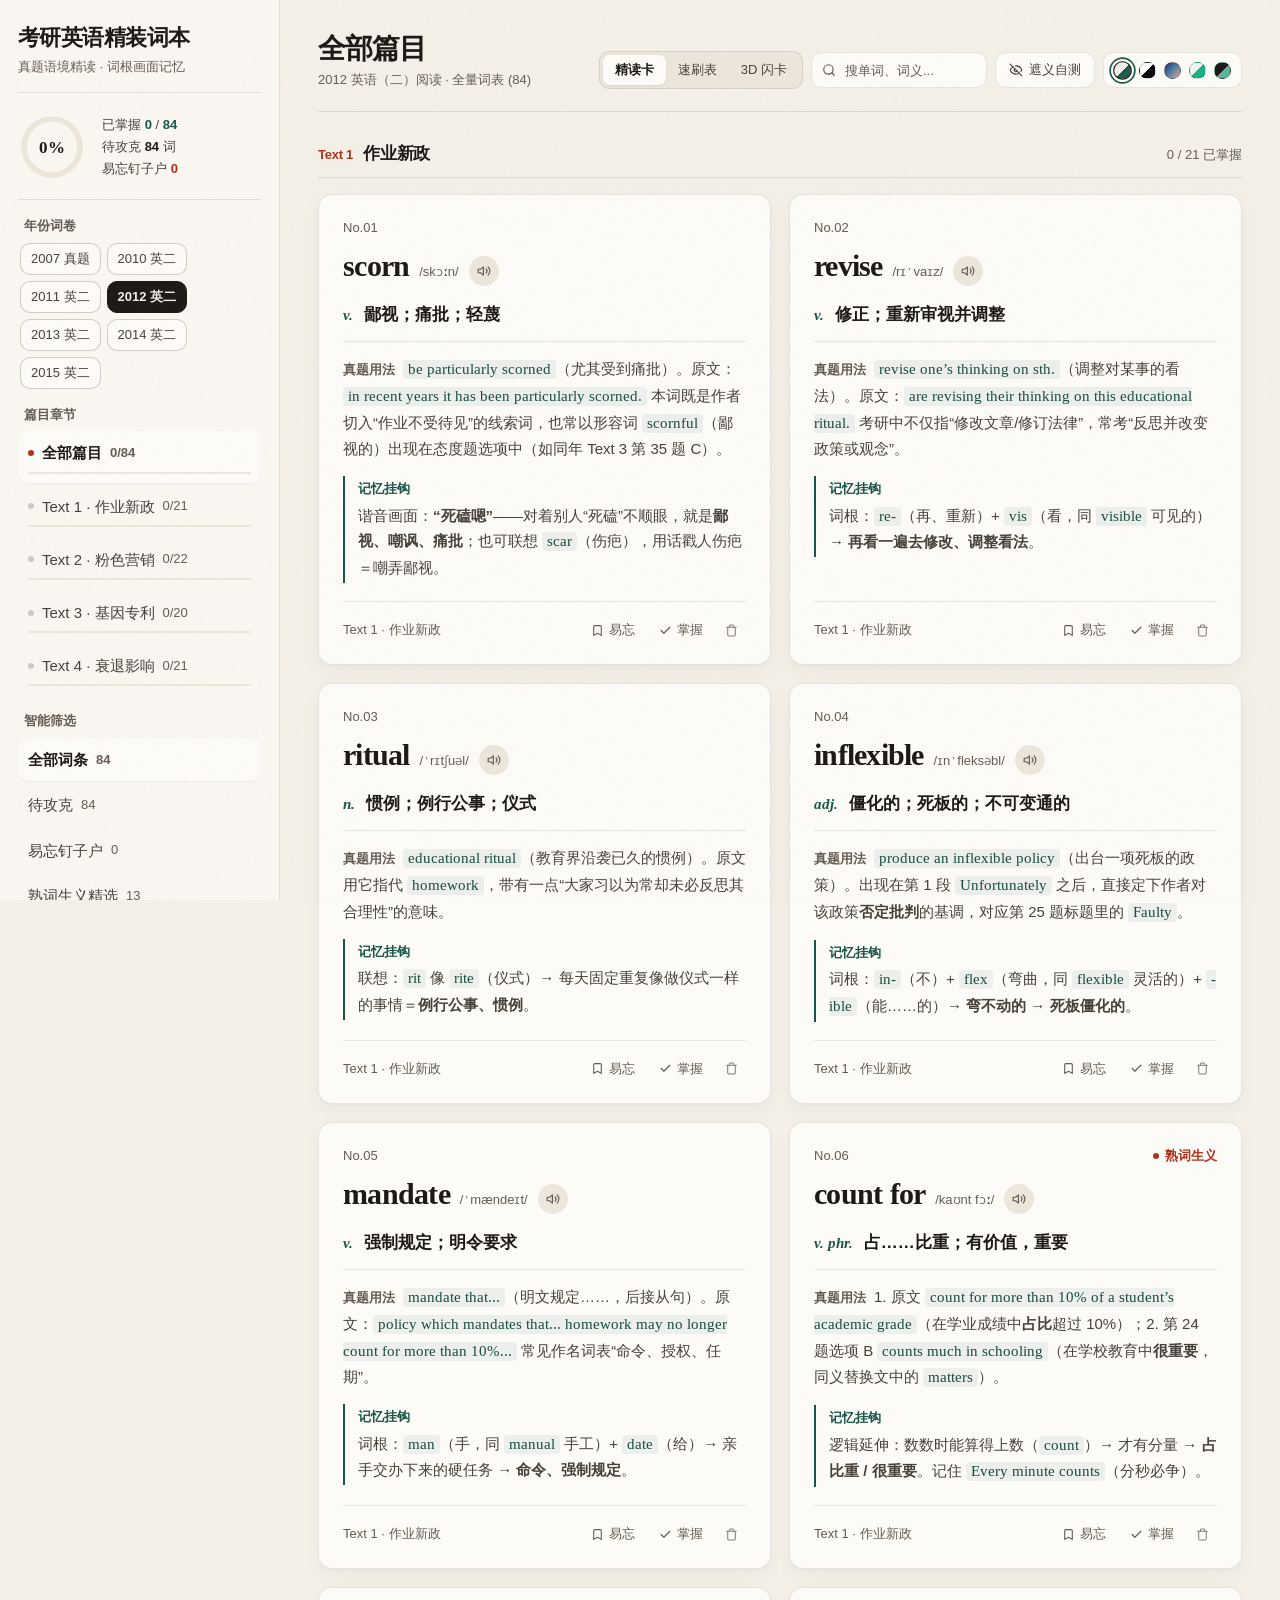
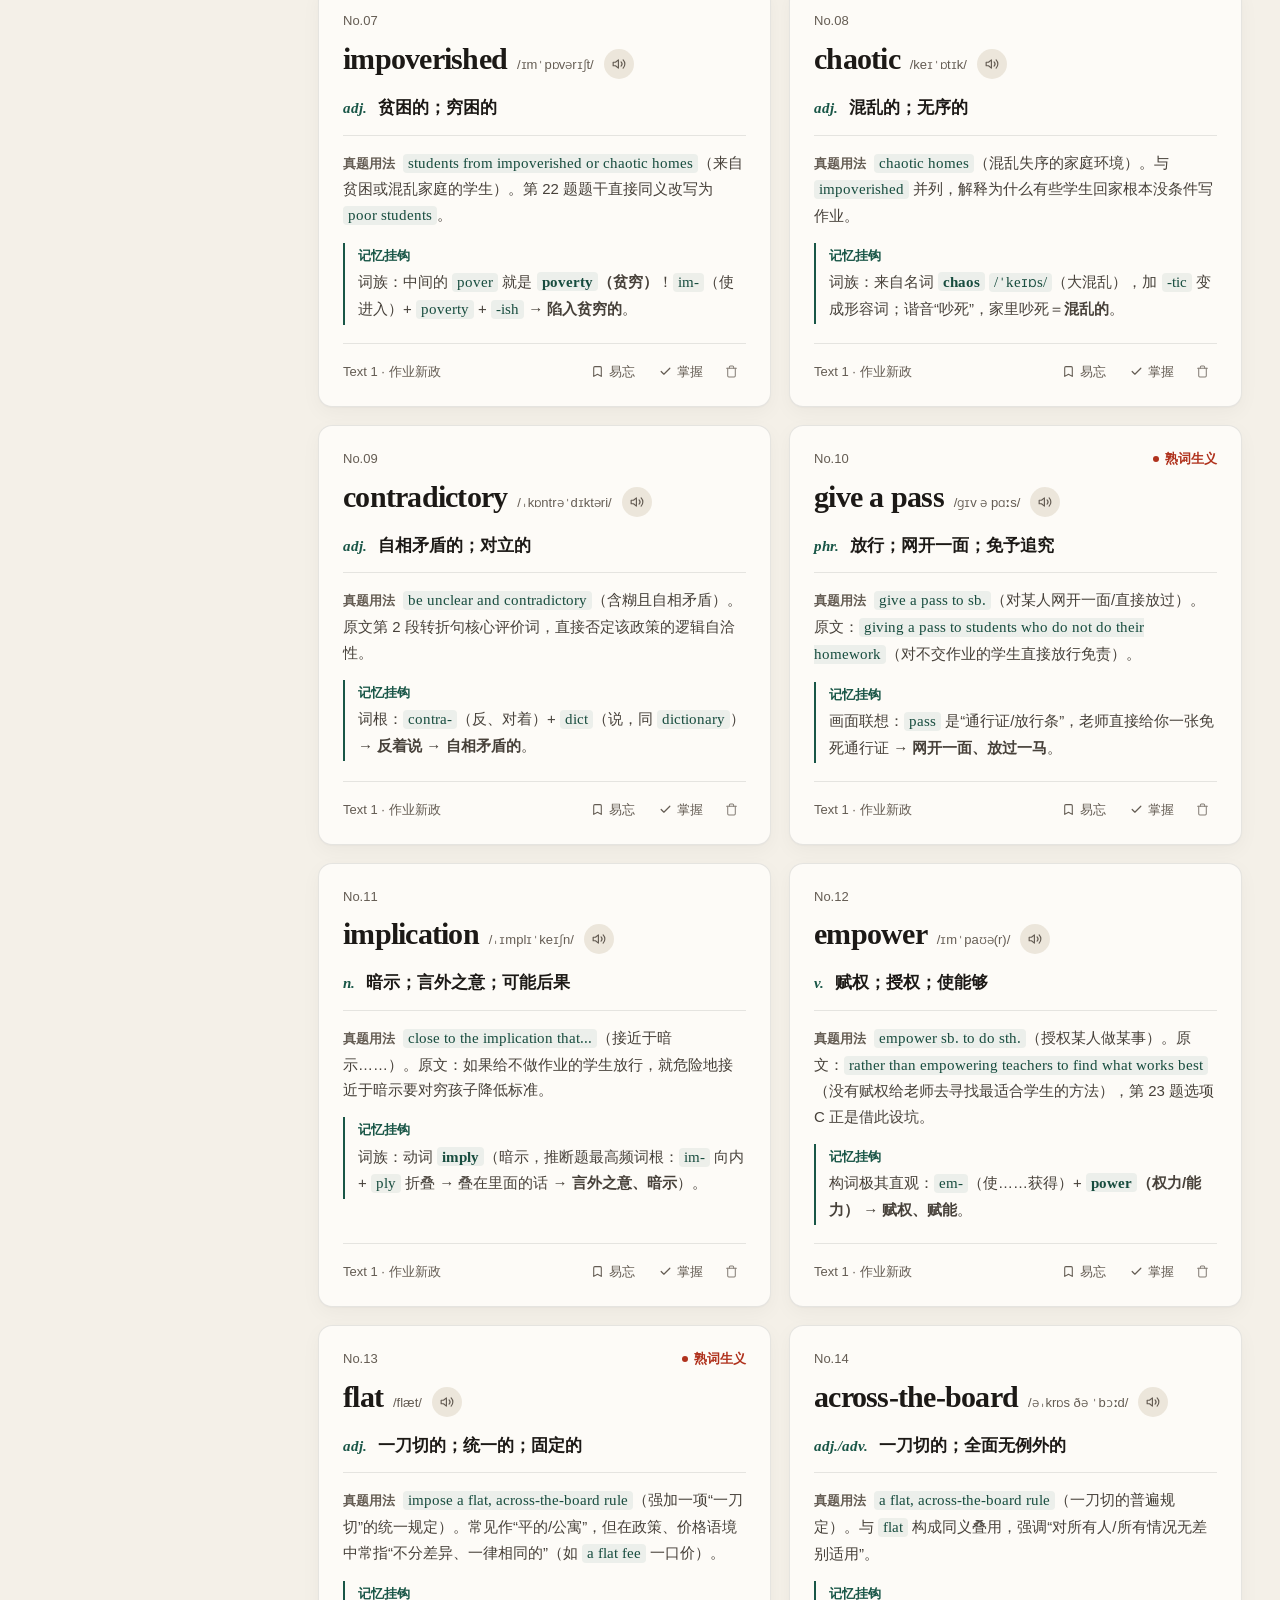
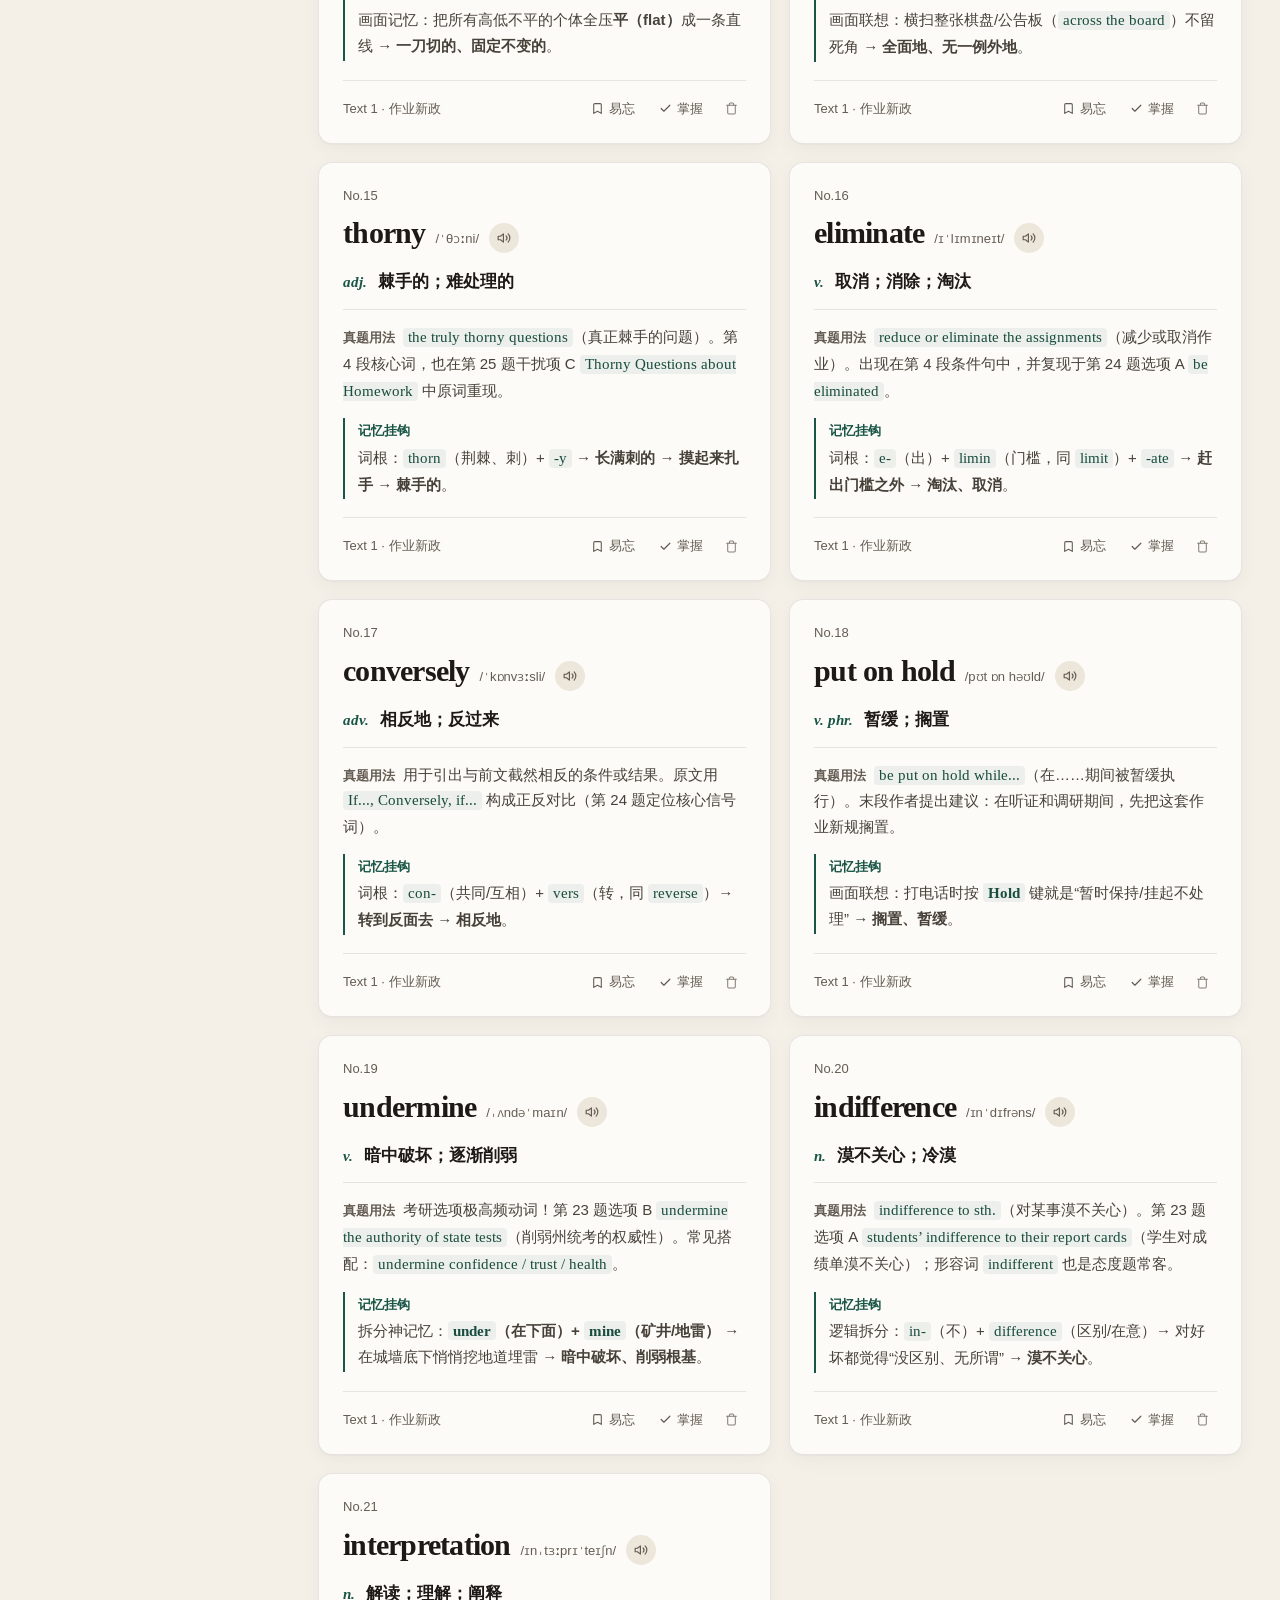
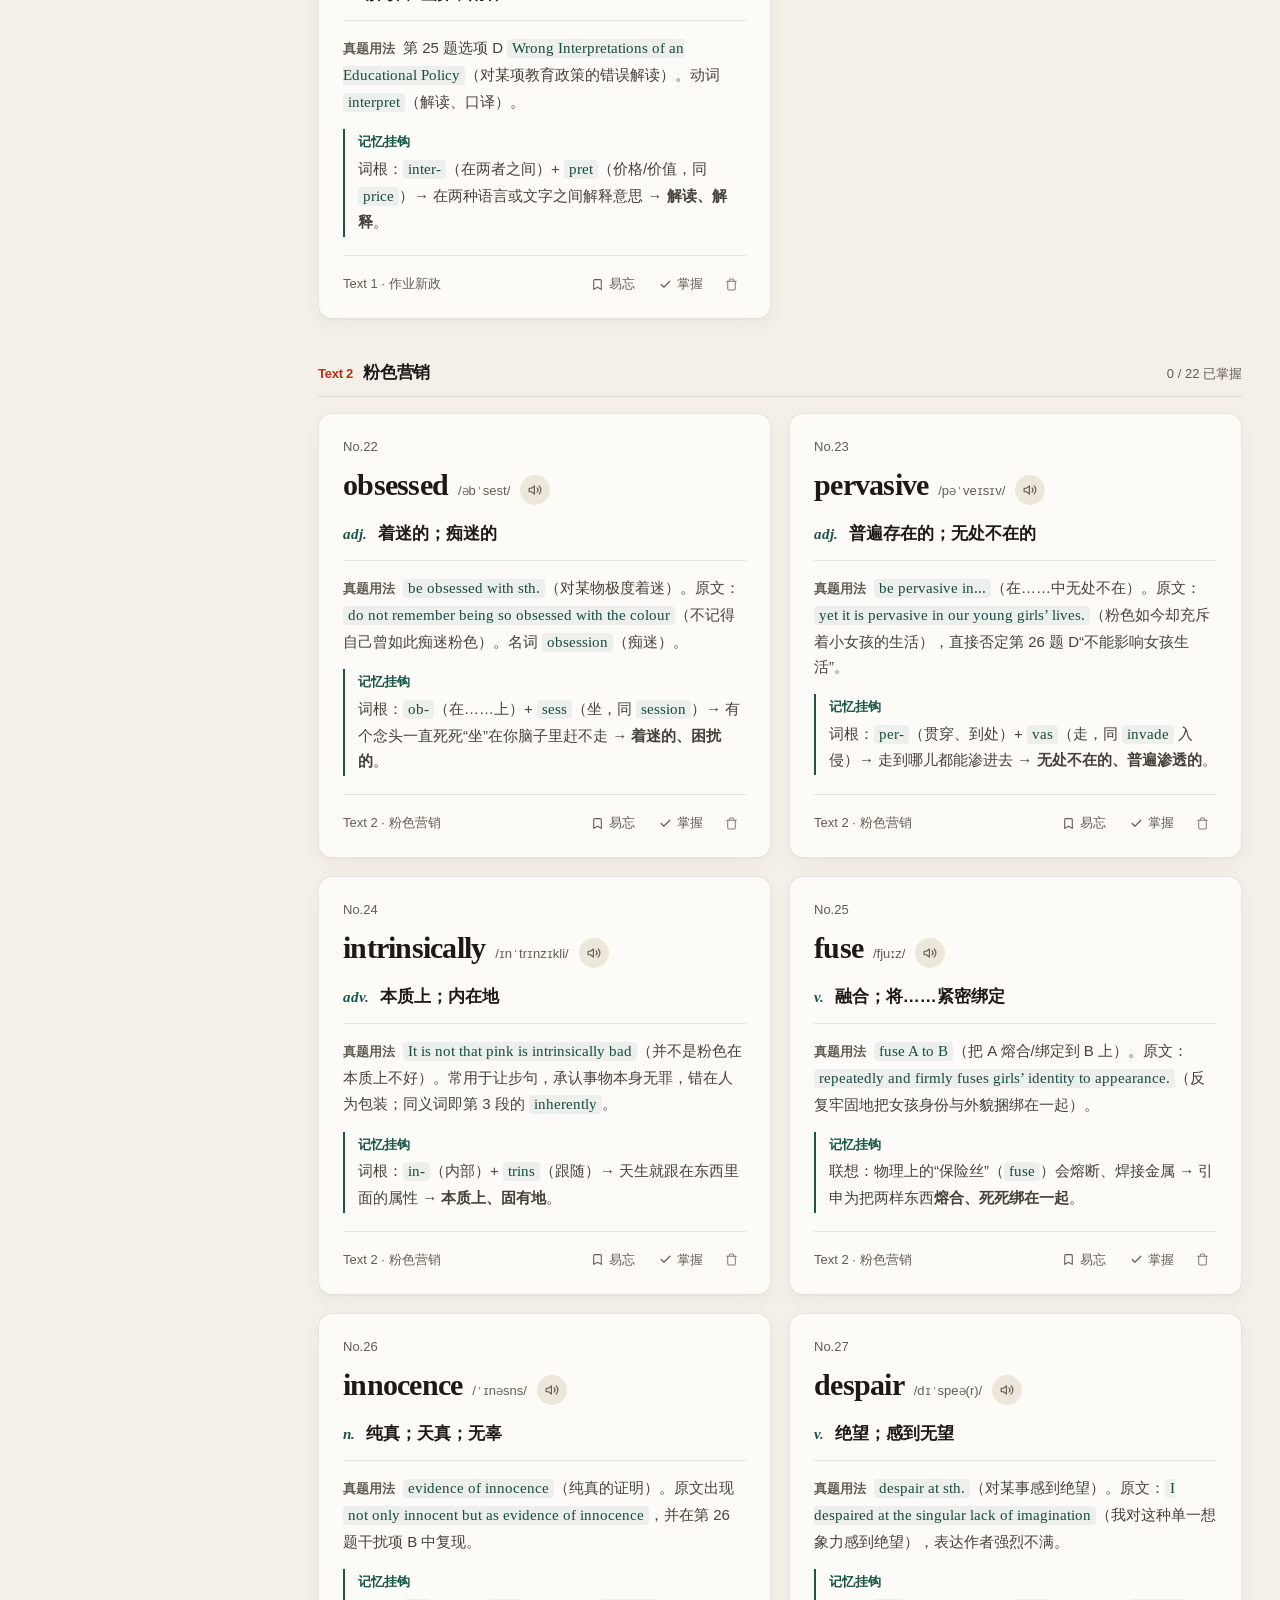
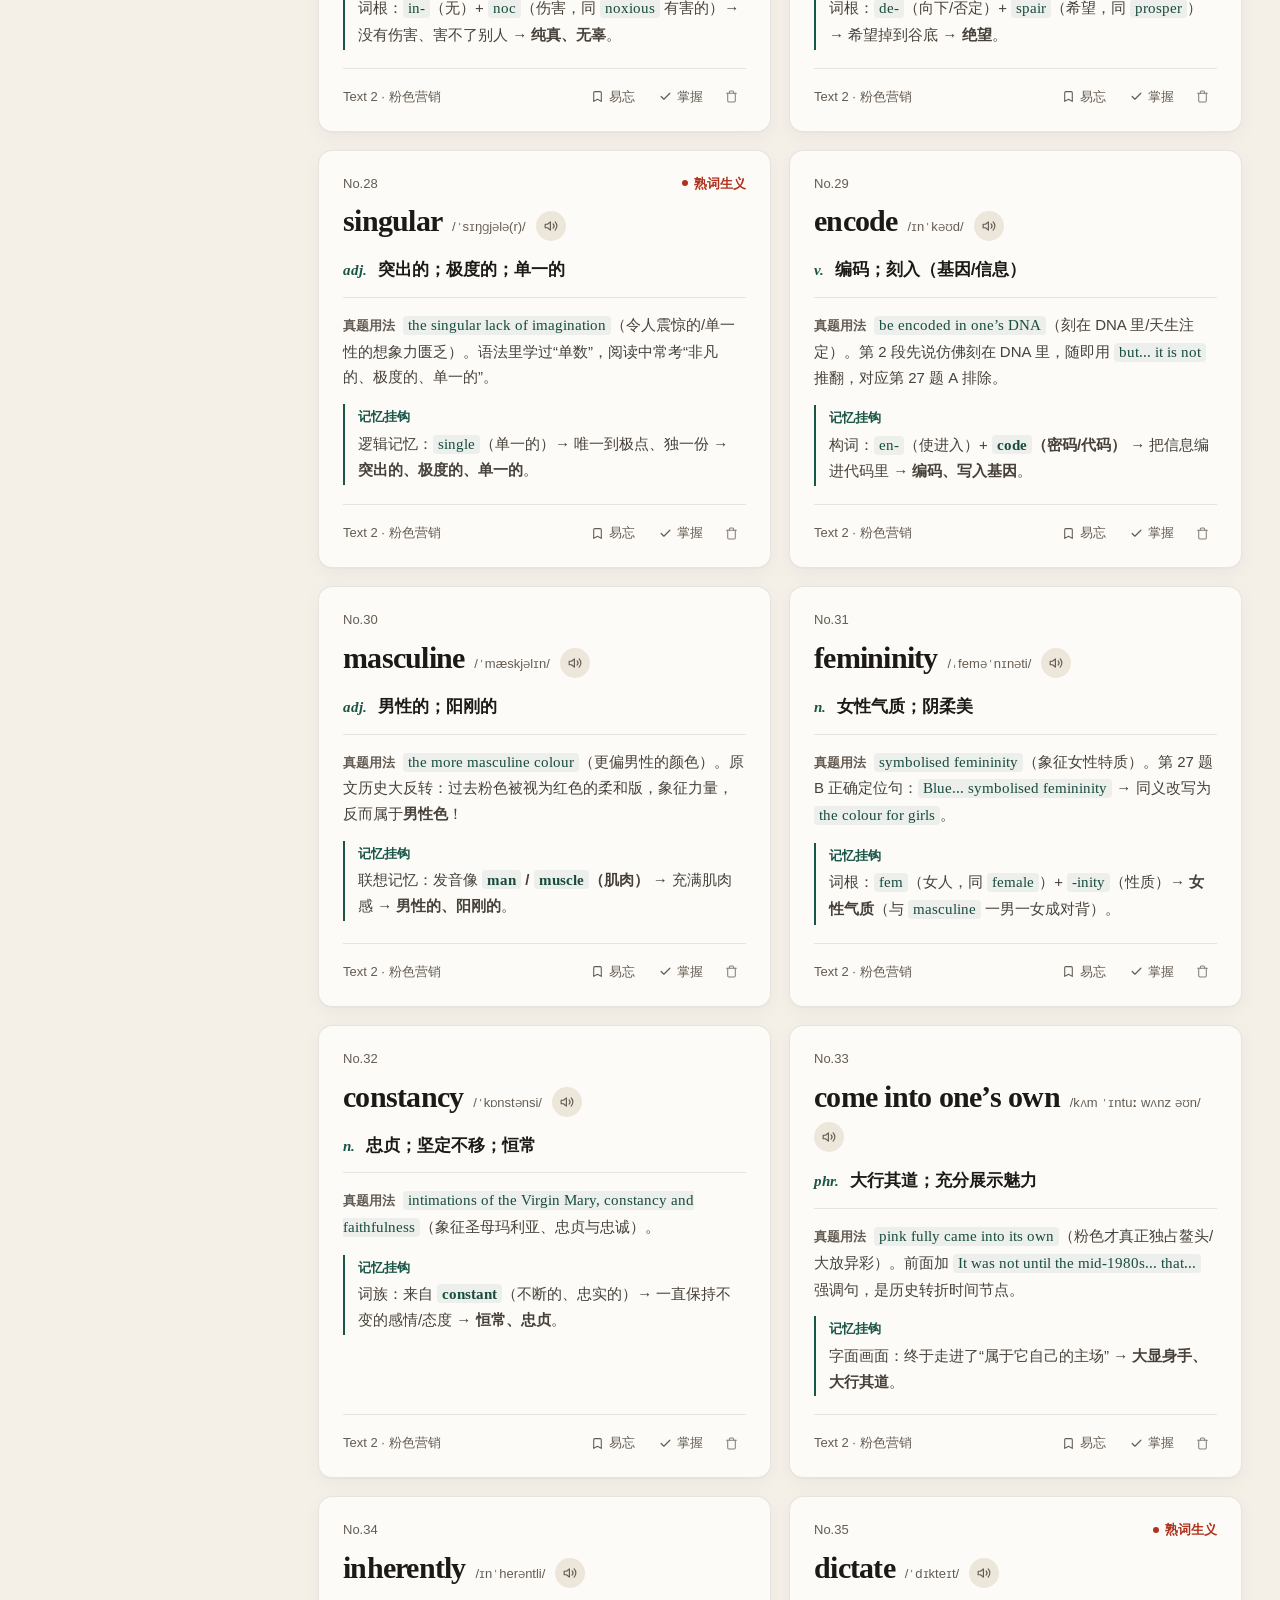
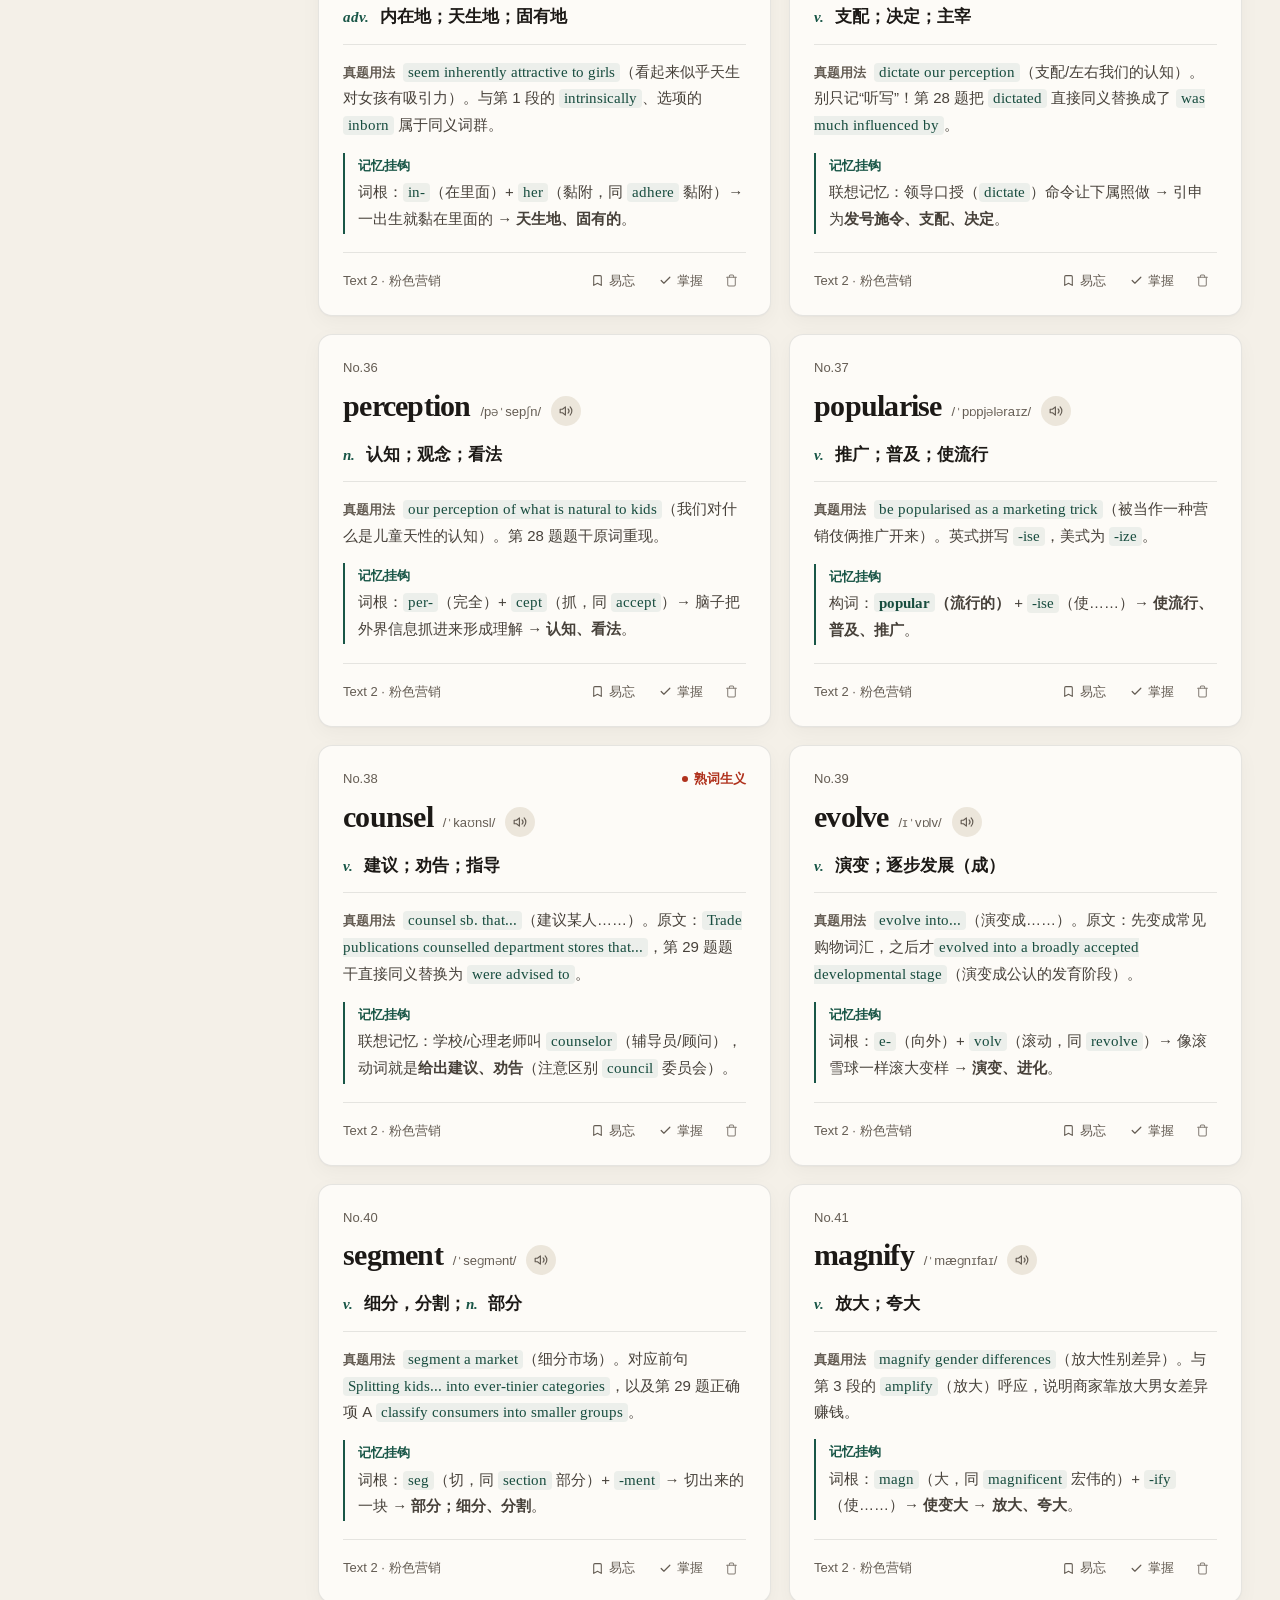
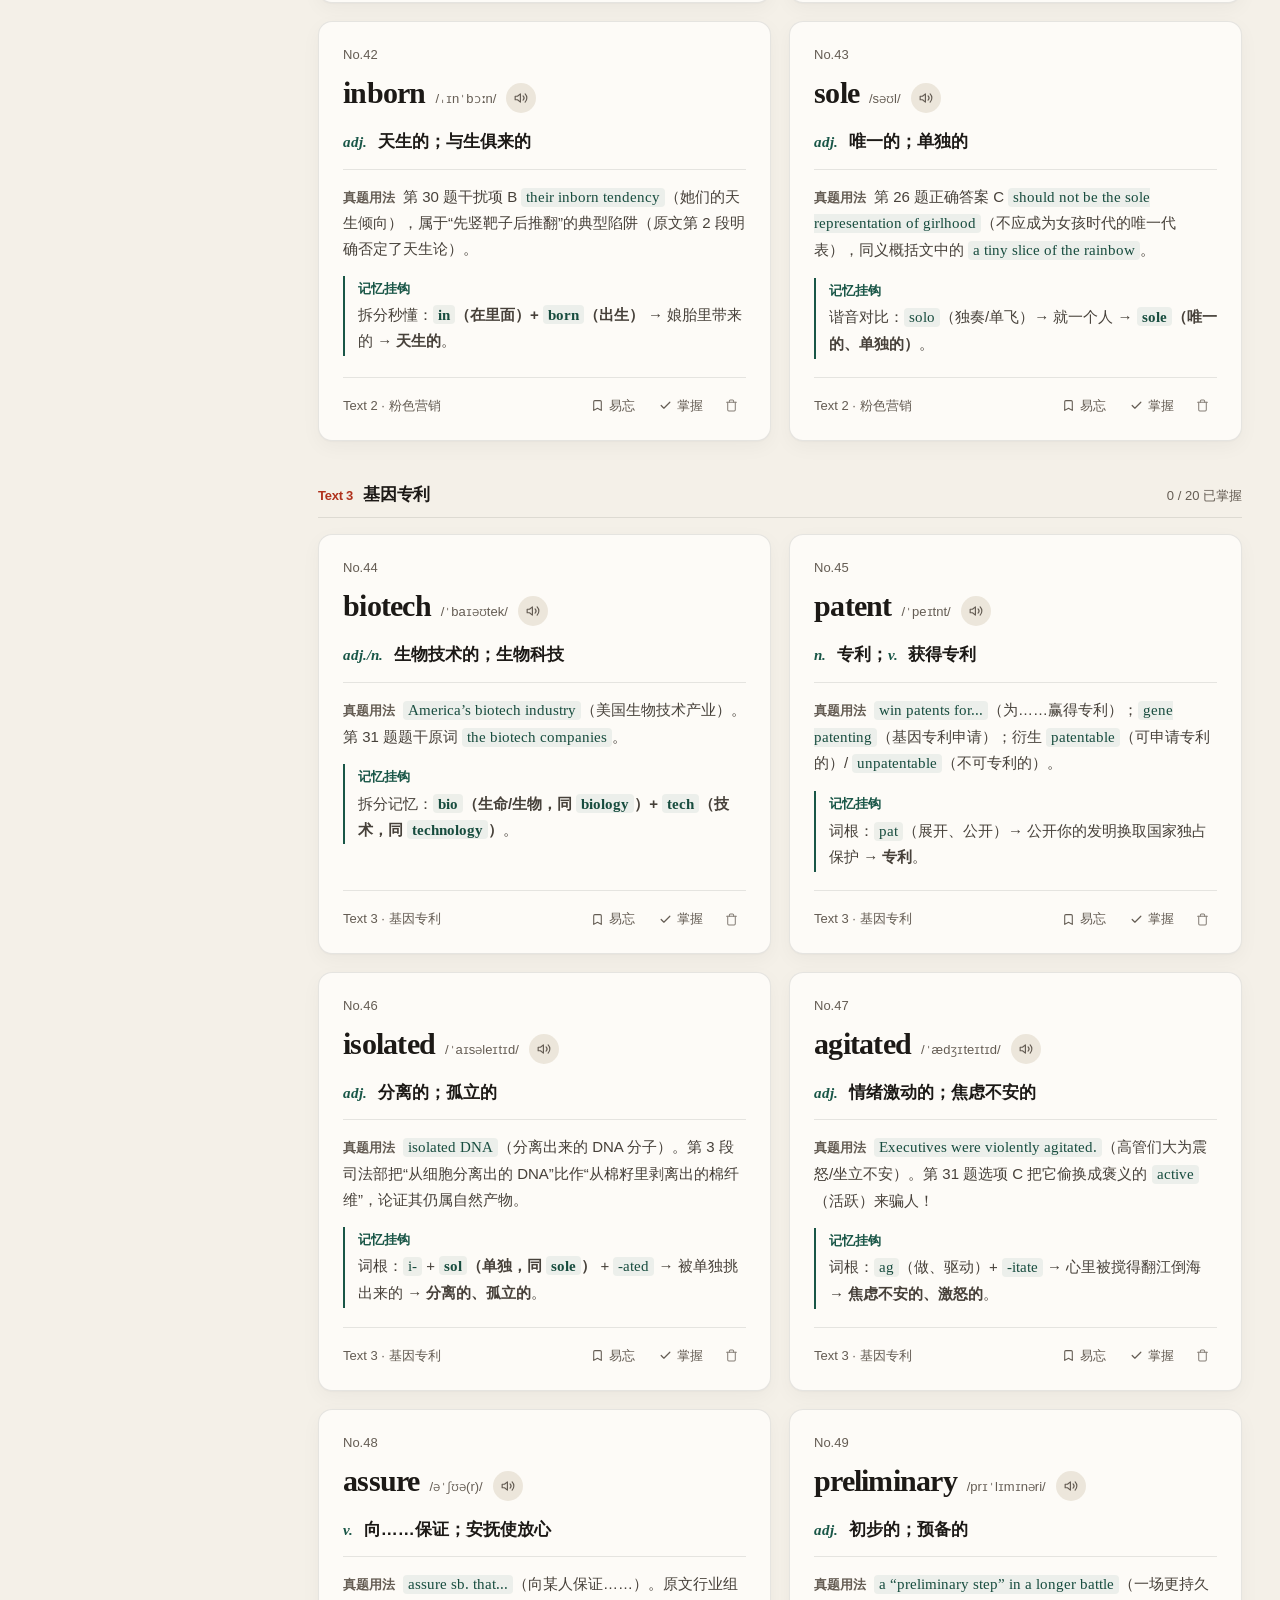
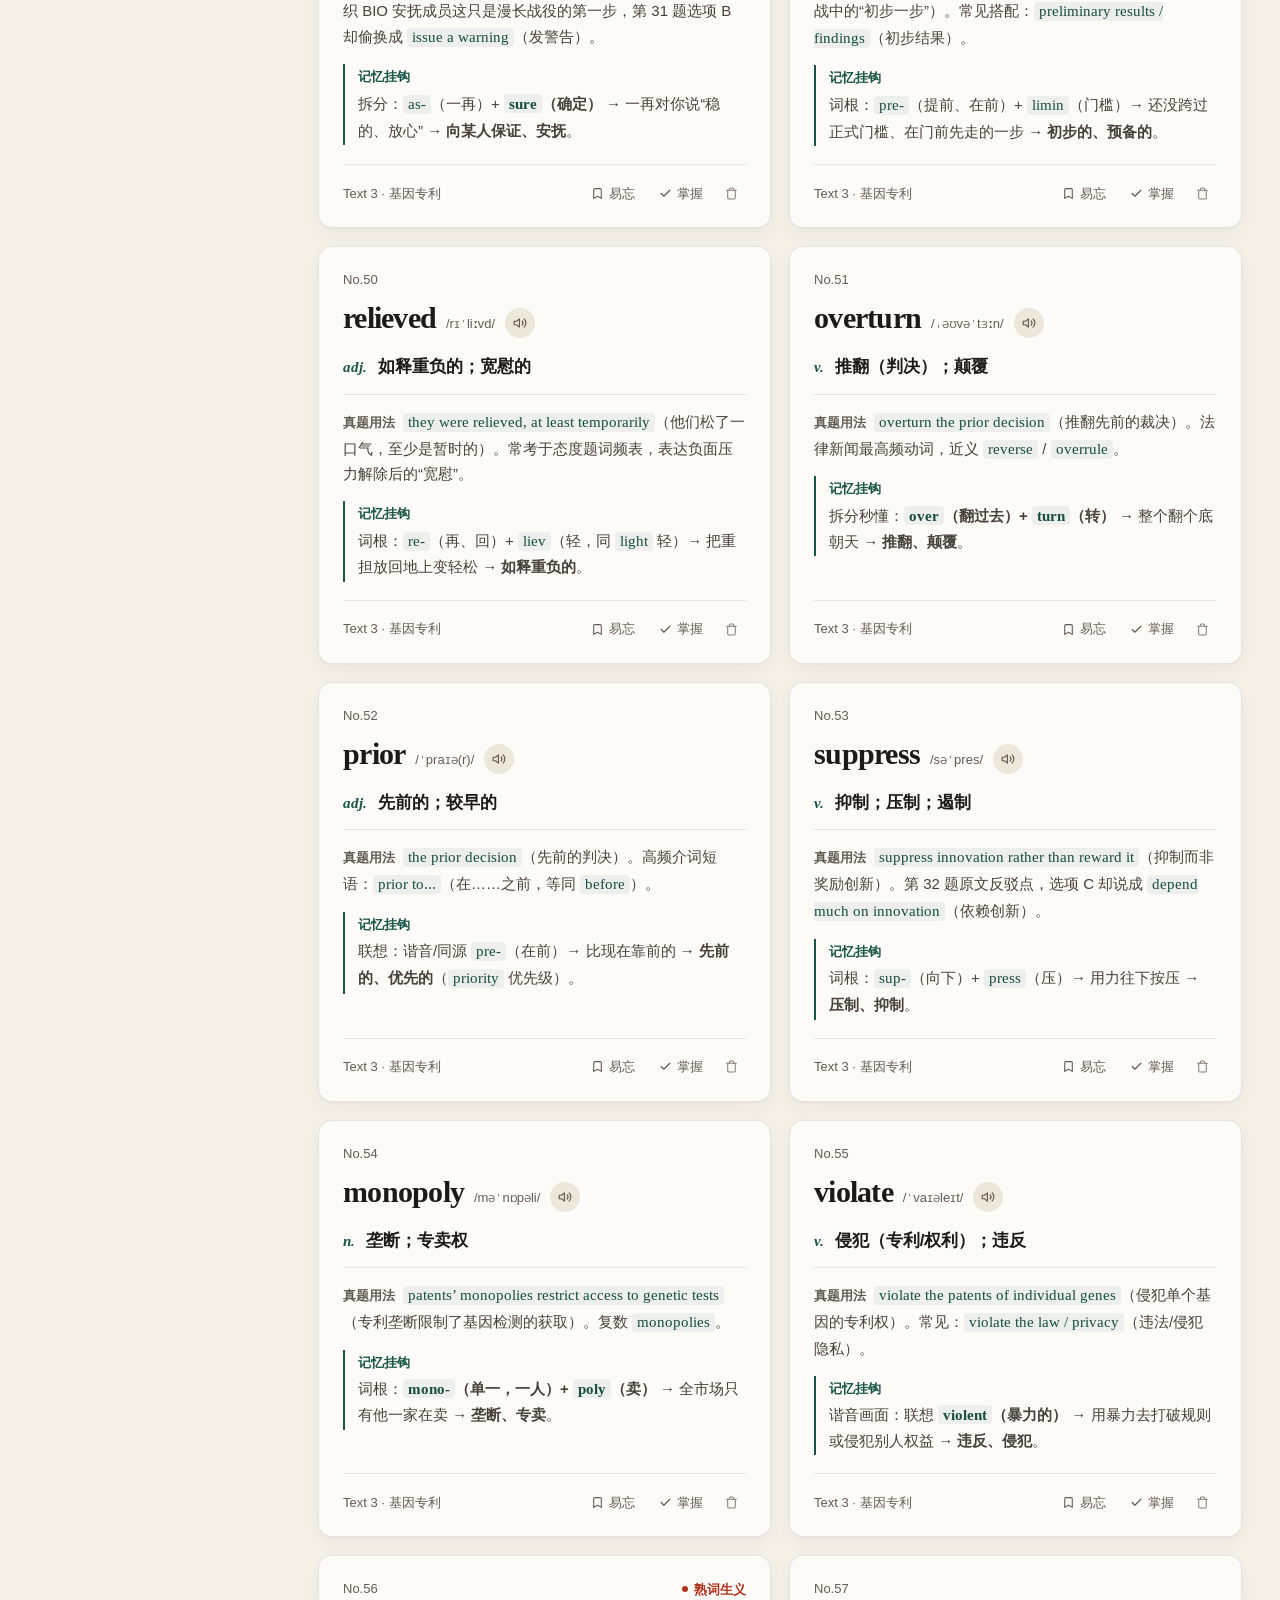
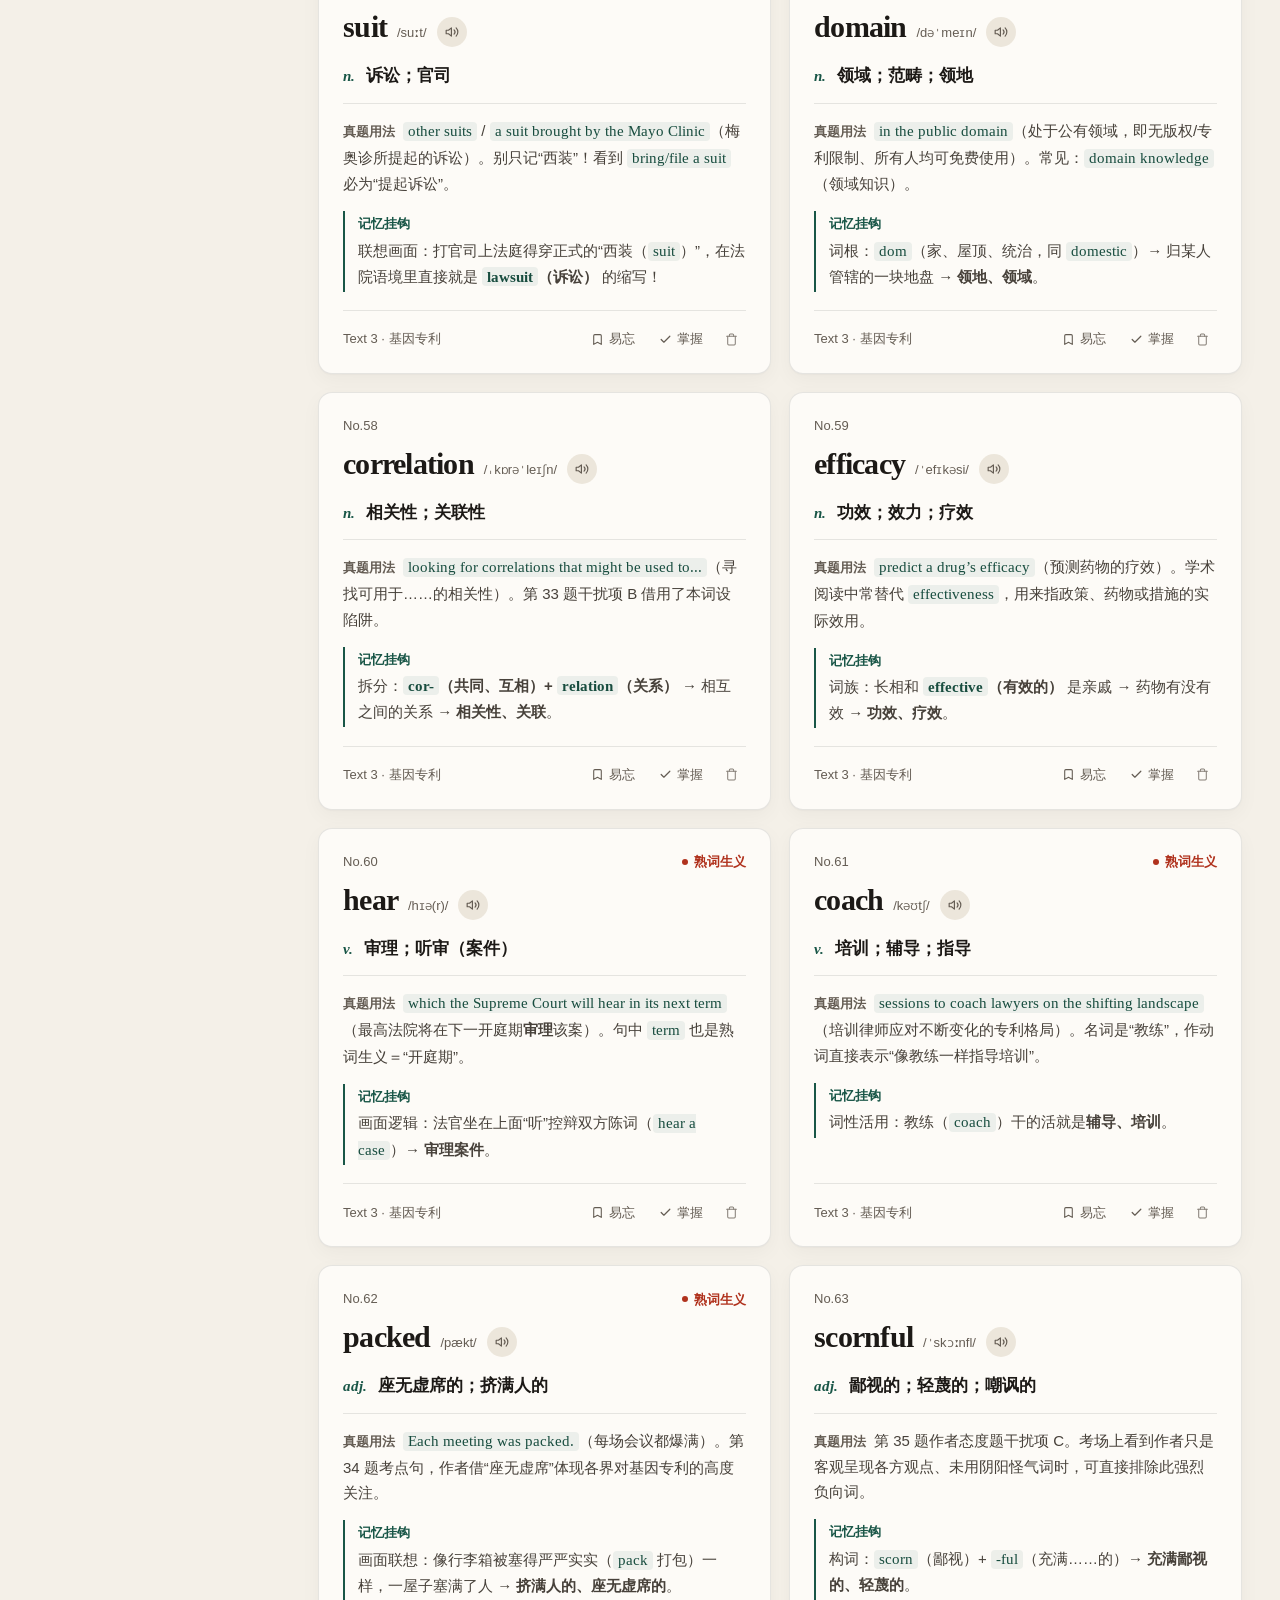
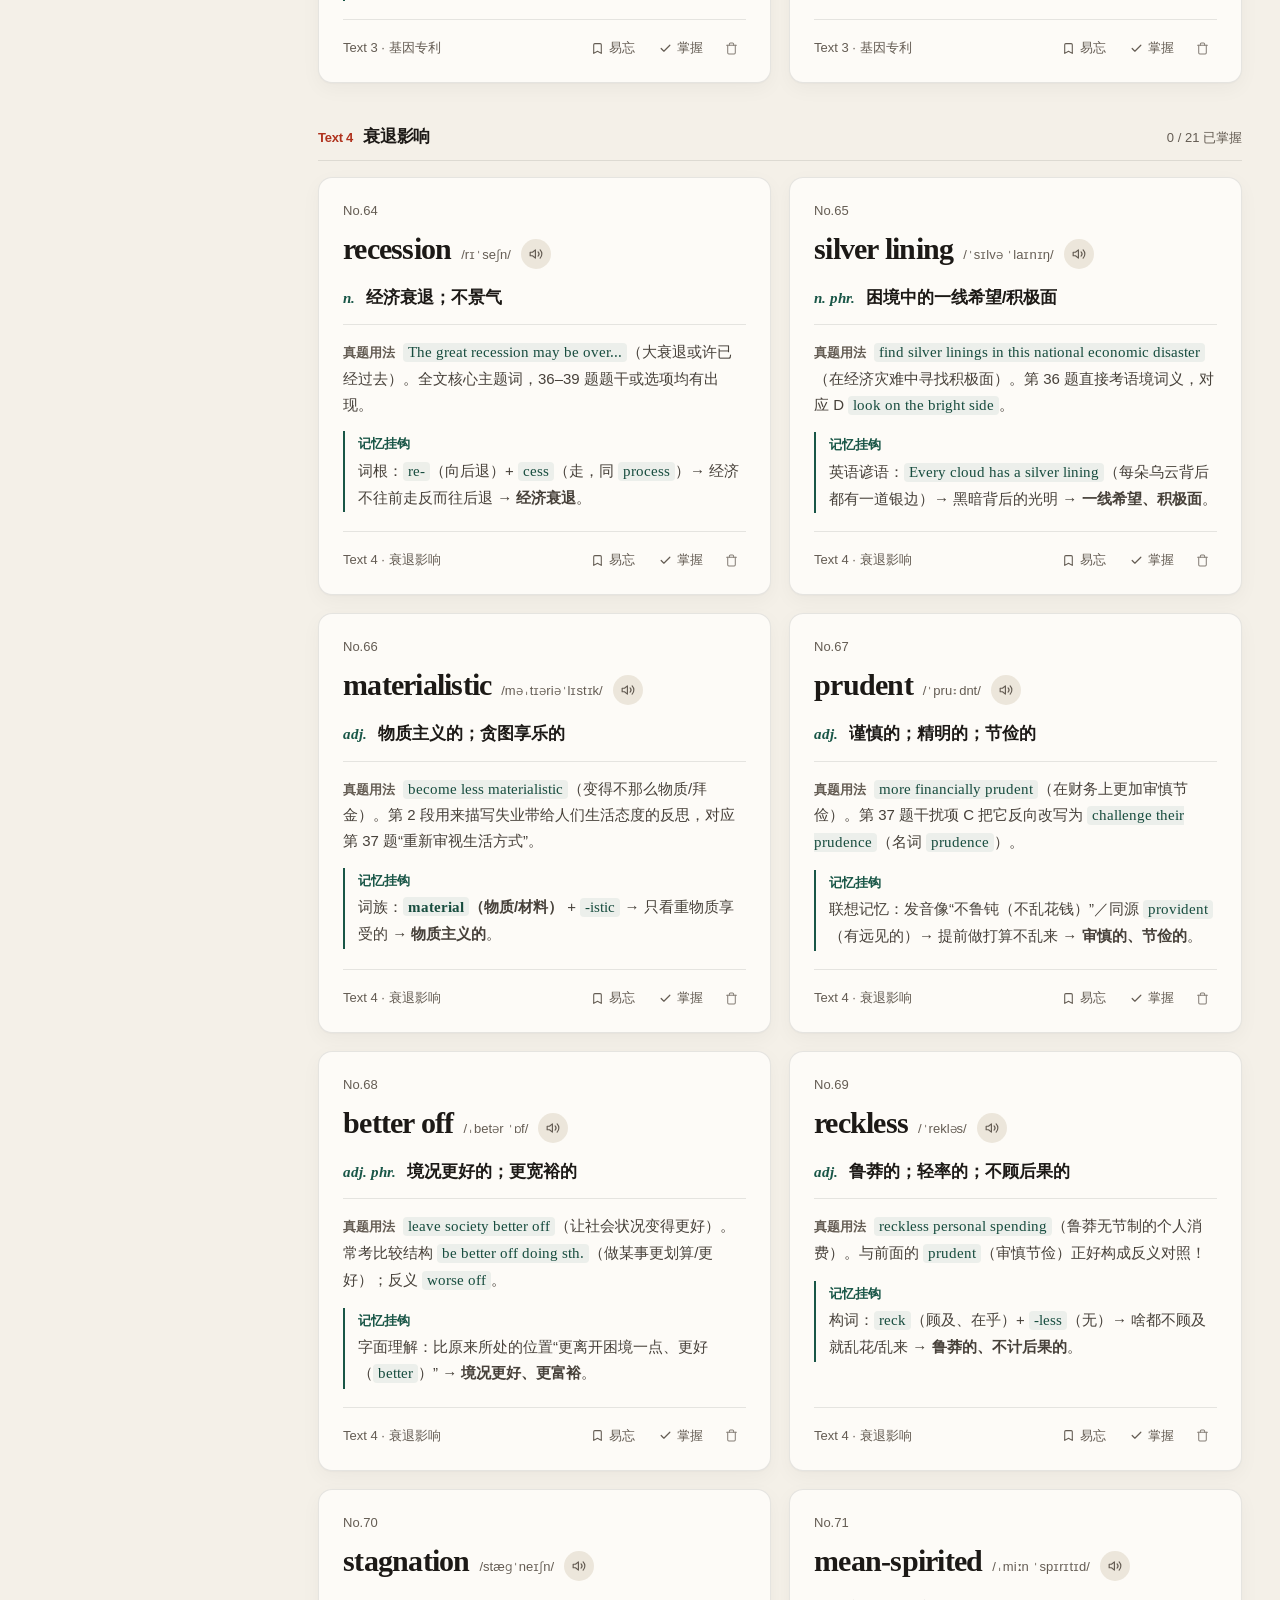
<file: kaoyan_vocab_2012.html>
<!DOCTYPE html>
<html lang="zh-CN">
<head>
  <meta charset="UTF-8" />
  <meta http-equiv="refresh" content="0;url=./" />
  <title>跳转至考研英语精装词本...</title>
</head>
<body>
  <p>正在跳转到最新版词本：<a href="./">点击打开</a></p>
  <script>window.location.replace("./");</script>
</body>
</html>
</file>
<file: styles.css>
/* ==========================================================================
   Kaoyan Vocab — Editorial Lexicon Studio Stylesheet
   Typography: 2 families max (--font-sans, --font-serif)
   Body scale: strictly 3 steps (--text-heading 17px, --text-body 15px, --text-sm 13px)
   Exempt architectural display: masthead brand, stage title, headword, 3D flashcard word
   Contrast: WCAG AA (>= 4.5:1) across all 5 themes
   ========================================================================== */

/* Self-hosted Tinos (Apache-2.0, 1:1 metric equivalent to Times New Roman) */
@font-face {
  font-family: "Tinos";
  font-style: normal;
  font-weight: 400;
  font-display: swap;
  src: url("assets/fonts/tinos-latin-400-normal.woff2") format("woff2");
}

@font-face {
  font-family: "Tinos";
  font-style: italic;
  font-weight: 400;
  font-display: swap;
  src: url("assets/fonts/tinos-latin-400-italic.woff2") format("woff2");
}

@font-face {
  font-family: "Tinos";
  font-style: normal;
  font-weight: 700;
  font-display: swap;
  src: url("assets/fonts/tinos-latin-700-normal.woff2") format("woff2");
}

@font-face {
  font-family: "Tinos";
  font-style: italic;
  font-weight: 700;
  font-display: swap;
  src: url("assets/fonts/tinos-latin-700-italic.woff2") format("woff2");
}

:root {
  /* Core Palette — Theme 1: 精装纸感 (Archival Paper) */
  --bg: #f4f0e8;
  --bg-elevated: #faf7f1;
  --surface: #fdfbf7;
  --surface-hover: #f5f1e8;
  --surface-tint: #ece6db;
  --border: rgba(28, 25, 22, 0.1);
  --border-strong: rgba(28, 25, 22, 0.2);

  --text: #1c1916;
  --text-secondary: #47413a;
  --text-muted: #645c53; /* >= 5.5:1 on --bg, >= 6.1:1 on --surface */

  --pine: #195647;
  --pine-fill: #1e6452;
  --pine-soft: rgba(25, 86, 71, 0.1);
  --vermilion: #b0321d;
  --vermilion-soft: rgba(176, 50, 29, 0.09);
  --ochre: #8a4f0f;
  --ochre-soft: rgba(138, 79, 15, 0.1);
  --code-bg: rgba(25, 86, 71, 0.07);
  --code-text: #174c3e;

  --shadow-card: 0 1px 2px rgba(28, 25, 22, 0.035), 0 6px 20px rgba(28, 25, 22, 0.04);
  --shadow-hover: 0 2px 6px rgba(28, 25, 22, 0.05), 0 12px 28px rgba(28, 25, 22, 0.075);
  --shadow-deck: 0 16px 42px rgba(28, 25, 22, 0.11);
  --grain-opacity: 0.026;
  --radius-card: 14px;
  --radius-control: 10px;
  --glass-blur: 0px;

  /* Strictly 2 Font Families */
  --font-sans: -apple-system, BlinkMacSystemFont, "PingFang SC", "Hiragino Sans GB", "Microsoft YaHei", "Segoe UI", sans-serif;
  --font-serif: "Tinos", "Times New Roman", "Songti SC", "STSong", "Noto Serif SC", Georgia, serif;
  --font-display: var(--font-serif);
  --font-headword: var(--font-serif);

  /* Strict 3-Step Body Scale (zero < 13px text) */
  --text-heading: 1.0625rem; /* 17px */
  --text-body: 0.9375rem;    /* 15px */
  --text-sm: 0.8125rem;      /* 13px */

  /* Exempt Display / Brand Scale */
  --text-brand: 1.375rem;    /* 22px */
  --text-stage: 1.75rem;     /* 28px */
  --text-headword: 1.875rem; /* 30px (calibrated for Tinos / Times New Roman x-height) */
  --text-fc-word: clamp(2.25rem, 5.2vw, 3.125rem);

  /* Calibrated Motion */
  --ease-out: cubic-bezier(0.22, 1, 0.36, 1);
  --dur-fast: 150ms;
  --dur-mid: 210ms;
}

/* Theme 2: 极简黑白 (Swiss Minimal Monochrome) */
[data-theme="mono"] {
  --bg: #ffffff;
  --bg-elevated: #f8f8f7;
  --surface: #ffffff;
  --surface-hover: #f3f3f2;
  --surface-tint: #efefef;
  --border: rgba(13, 13, 13, 0.11);
  --border-strong: rgba(13, 13, 13, 0.24);

  --text: #0d0d0d;
  --text-secondary: #3b3b3b;
  --text-muted: #595959; /* 7.0:1 on #ffffff */

  --pine: #0d0d0d;
  --pine-fill: #0d0d0d;
  --pine-soft: rgba(13, 13, 13, 0.07);
  --vermilion: #0d0d0d;
  --vermilion-soft: rgba(13, 13, 13, 0.08);
  --ochre: #4a4a4a;
  --ochre-soft: rgba(13, 13, 13, 0.06);
  --code-bg: #f2f2f2;
  --code-text: #0d0d0d;

  --shadow-card: none;
  --shadow-hover: 0 6px 20px rgba(0, 0, 0, 0.06);
  --shadow-deck: 0 16px 38px rgba(0, 0, 0, 0.1);
  --grain-opacity: 0;
  --radius-card: 8px;
  --radius-control: 6px;
  --font-display: var(--font-sans);
  --font-headword: var(--font-sans);
}

/* Theme 3: 不背·沉浸毛玻璃 (Scenic Frosted Glass) */
[data-theme="glass"] {
  background-color: #0b111e;
  --bg: transparent;
  --bg-elevated: rgba(10, 15, 26, 0.54);
  --surface: rgba(14, 21, 35, 0.56);
  --surface-hover: rgba(20, 29, 48, 0.64);
  --surface-tint: rgba(255, 255, 255, 0.1);
  --border: rgba(255, 255, 255, 0.16);
  --border-strong: rgba(255, 255, 255, 0.3);

  --text: #f7faff;
  --text-secondary: rgba(242, 247, 255, 0.88);
  --text-muted: rgba(226, 236, 248, 0.76); /* Crisp AA legibility over dark frosted glass */

  --pine: #62e6bd;
  --pine-fill: #5ce1b8;
  --pine-soft: rgba(98, 230, 189, 0.18);
  --vermilion: #ff8e80;
  --vermilion-soft: rgba(255, 142, 128, 0.2);
  --ochre: #ffd470;
  --ochre-soft: rgba(255, 212, 112, 0.2);
  --code-bg: rgba(255, 255, 255, 0.11);
  --code-text: #d8fbf0;

  --shadow-card: 0 12px 34px rgba(0, 0, 0, 0.28), inset 0 1px 0 rgba(255, 255, 255, 0.22);
  --shadow-hover: 0 18px 42px rgba(0, 0, 0, 0.36), inset 0 1px 0 rgba(255, 255, 255, 0.34);
  --shadow-deck: 0 24px 62px rgba(0, 0, 0, 0.44), inset 0 1px 0 rgba(255, 255, 255, 0.32);
  --grain-opacity: 0;
  --radius-card: 18px;
  --radius-control: 10px;
  --font-display: var(--font-sans);
  --font-headword: var(--font-sans);
  --glass-blur: 28px;
  --glass-wallpaper: url("assets/bg-alpine.jpg");
  --glass-scrim: linear-gradient(180deg, rgba(8, 13, 24, 0.44) 0%, rgba(10, 15, 26, 0.32) 48%, rgba(7, 11, 20, 0.58) 100%);
}

[data-theme="glass"][data-wallpaper="sunset"] {
  --glass-wallpaper: url("assets/bg-sunset.jpg");
  --glass-scrim: linear-gradient(180deg, rgba(22, 16, 26, 0.44) 0%, rgba(20, 16, 24, 0.34) 48%, rgba(12, 14, 24, 0.58) 100%);
  --pine: #7ce8c8;
  --code-text: #fff0e2;
}

[data-theme="glass"][data-wallpaper="forest"] {
  --glass-wallpaper: url("assets/bg-forest.jpg");
  --glass-scrim: linear-gradient(180deg, rgba(10, 20, 24, 0.52) 0%, rgba(10, 22, 24, 0.38) 48%, rgba(6, 14, 16, 0.58) 100%);
  --pine: #6aeac2;
}

/* Theme 4: 墨墨背词风 (Fresh Mint Study) */
[data-theme="momo"] {
  --bg: #f1f7f5;
  --bg-elevated: #ffffff;
  --surface: #ffffff;
  --surface-hover: #f5fbf8;
  --surface-tint: #e8f2ee;
  --border: rgba(16, 102, 76, 0.11);
  --border-strong: rgba(16, 102, 76, 0.22);

  --text: #162621;
  --text-secondary: #3a524a;
  --text-muted: #52665f; /* >= 5.9:1 on #ffffff */

  --pine: #0c7d5a; /* >= 5.1:1 AA green text on #ffffff */
  --pine-fill: #14a87b;
  --pine-soft: rgba(20, 168, 123, 0.12);
  --vermilion: #c44427;
  --vermilion-soft: rgba(196, 68, 39, 0.11);
  --ochre: #9c620a;
  --ochre-soft: rgba(156, 98, 10, 0.11);
  --code-bg: #e7f6f0;
  --code-text: #0a6e4f;

  --shadow-card: 0 2px 10px rgba(16, 122, 91, 0.05), 0 1px 2px rgba(0, 0, 0, 0.025);
  --shadow-hover: 0 10px 24px rgba(16, 122, 91, 0.1);
  --shadow-deck: 0 16px 40px rgba(16, 122, 91, 0.13);
  --grain-opacity: 0;
  --radius-card: 16px;
  --radius-control: 10px;
  --font-display: var(--font-sans);
  --font-headword: var(--font-sans);
}

/* Theme 5: 深夜护眼 (Midnight Warm Lamp) */
[data-theme="dark"] {
  --bg: #121110;
  --bg-elevated: #171614;
  --surface: #1c1a18;
  --surface-hover: #23201d;
  --surface-tint: #272420;
  --border: rgba(237, 232, 222, 0.1);
  --border-strong: rgba(237, 232, 222, 0.2);

  --text: #efeae0;
  --text-secondary: #c7bfb2;
  --text-muted: #a1988b; /* >= 6.1:1 on #1c1a18 */

  --pine: #60c7a7;
  --pine-fill: #56b89a;
  --pine-soft: rgba(96, 199, 167, 0.14);
  --vermilion: #eb7d65;
  --vermilion-soft: rgba(235, 125, 101, 0.15);
  --ochre: #ebb05e;
  --ochre-soft: rgba(235, 176, 94, 0.15);
  --code-bg: rgba(96, 199, 167, 0.12);
  --code-text: #95dec7;

  --shadow-card: 0 1px 2px rgba(0, 0, 0, 0.3), 0 10px 24px rgba(0, 0, 0, 0.28);
  --shadow-hover: 0 4px 12px rgba(0, 0, 0, 0.35), 0 16px 36px rgba(0, 0, 0, 0.4);
  --shadow-deck: 0 24px 54px rgba(0, 0, 0, 0.55);
  --grain-opacity: 0.032;
}

/* ==========================================================================
   Base Reset & Accessibility
   ========================================================================== */

*, *::before, *::after {
  box-sizing: border-box;
}

html {
  -webkit-text-size-adjust: 100%;
  scroll-behavior: smooth;
}

body {
  margin: 0;
  font-family: var(--font-sans);
  background-color: var(--bg);
  color: var(--text);
  font-size: var(--text-body);
  line-height: 1.68;
  -webkit-font-smoothing: antialiased;
  min-height: 100vh;
  transition: background-color 240ms var(--ease-out), color 200ms var(--ease-out);
}

/* Subtle archival paper texture (paper & dark themes only) */
body::before {
  content: "";
  position: fixed;
  inset: 0;
  pointer-events: none;
  z-index: 99;
  opacity: var(--grain-opacity);
  background-image: url("data:image/svg+xml,%3Csvg viewBox='0 0 200 200' xmlns='http://www.w3.org/2000/svg'%3E%3Cfilter id='n'%3E%3CfeTurbulence type='fractalNoise' baseFrequency='0.85' numOctaves='3' stitchTiles='stitch'/%3E%3C/filter%3E%3Crect width='100%25' height='100%25' filter='url(%23n)'/%3E%3C/svg%3E");
}

button, input, textarea {
  font: inherit;
  color: inherit;
}

button {
  border: none;
  background: none;
  cursor: pointer;
  padding: 0;
}

svg {
  display: block;
  flex-shrink: 0;
}

:focus-visible {
  outline: 2px solid var(--pine);
  outline-offset: 2px;
}

/* ==========================================================================
   App Shell: Two-Pane Study Workspace
   ========================================================================== */

.studio {
  display: grid;
  grid-template-columns: 280px minmax(0, 1fr);
  min-height: 100vh;
}

/* Left Study Rail */
.sidebar {
  position: sticky;
  top: 0;
  height: 100vh;
  overflow-y: auto;
  background: var(--bg-elevated);
  border-right: 1px solid var(--border);
  padding: 24px 18px 20px;
  display: flex;
  flex-direction: column;
  gap: 18px;
  scrollbar-width: thin;
}

.masthead {
  padding-bottom: 16px;
  border-bottom: 1px solid var(--border);
}

.masthead-title {
  margin: 0;
  font-family: var(--font-display);
  font-size: var(--text-brand);
  font-weight: 700;
  letter-spacing: -0.025em;
  line-height: 1.25;
  color: var(--text);
}

.masthead-desc {
  margin: 6px 0 0;
  font-size: var(--text-sm);
  color: var(--text-muted);
  line-height: 1.45;
}

/* Integrated Mastery Ring (flat hairline block, no nested card box) */
.ring-card {
  padding: 2px 0 18px;
  border-bottom: 1px solid var(--border);
  display: flex;
  align-items: center;
  gap: 16px;
}

.ring-wrap {
  position: relative;
  width: 68px;
  height: 68px;
  flex-shrink: 0;
}

.ring-svg {
  transform: rotate(-90deg);
}

.ring-bg {
  fill: none;
  stroke: var(--surface-tint);
  stroke-width: 5.5;
}

.ring-fg {
  fill: none;
  stroke: var(--pine-fill);
  stroke-width: 5.5;
  stroke-linecap: round;
  transition: stroke-dashoffset 480ms var(--ease-out);
}

.ring-center {
  position: absolute;
  inset: 0;
  display: flex;
  align-items: center;
  justify-content: center;
  line-height: 1;
}

.ring-pct {
  font-family: var(--font-headword);
  font-size: var(--text-heading);
  font-weight: 700;
  font-variant-numeric: tabular-nums;
  color: var(--text);
}

.ring-stats {
  display: flex;
  flex-direction: column;
  gap: 3px;
  min-width: 0;
  font-size: var(--text-sm);
  color: var(--text-secondary);
  line-height: 1.45;
}

.ring-stats strong {
  color: var(--text);
  font-weight: 600;
  font-variant-numeric: tabular-nums;
}

.ring-stats .c-pine strong { color: var(--pine); }
.ring-stats .c-verm strong { color: var(--vermilion); }

/* Sidebar Sections — sentence case, no uppercase micro-labels */
.side-section-label {
  font-size: var(--text-sm);
  font-weight: 600;
  color: var(--text-muted);
  margin: 0 0 8px 6px;
  line-height: 1.3;
}

.side-list {
  display: flex;
  flex-direction: column;
  gap: 2px;
}

.side-item {
  width: 100%;
  text-align: left;
  padding: 9px 10px;
  border-radius: var(--radius-control);
  font-size: var(--text-body);
  color: var(--text-secondary);
  display: flex;
  flex-direction: column;
  gap: 6px;
  transition: background-color var(--dur-fast) var(--ease-out), color var(--dur-fast) var(--ease-out);
}

.side-item:hover {
  background: var(--surface-hover);
  color: var(--text);
}

.side-item.active {
  background: var(--surface);
  color: var(--text);
  font-weight: 600;
  box-shadow: 0 1px 2px rgba(28, 25, 22, 0.06);
}

.side-item-row {
  display: flex;
  align-items: center;
  justify-content: space-between;
  gap: 8px;
}

.side-item-title {
  display: flex;
  align-items: center;
  gap: 8px;
  min-width: 0;
  overflow: hidden;
  text-overflow: ellipsis;
  white-space: nowrap;
}

.chapter-dot {
  width: 6px;
  height: 6px;
  border-radius: 50%;
  background: var(--border-strong);
  flex-shrink: 0;
  transition: background-color var(--dur-fast) var(--ease-out);
}

.side-item.active .chapter-dot {
  background: var(--vermilion);
}

.side-count {
  font-size: var(--text-sm);
  color: var(--text-muted);
  font-variant-numeric: tabular-nums;
  flex-shrink: 0;
}

.mini-bar {
  width: 100%;
  height: 2px;
  border-radius: 999px;
  background: var(--surface-tint);
  overflow: hidden;
}

.mini-bar-fill {
  height: 100%;
  background: var(--pine-fill);
  border-radius: 999px;
  transition: width 320ms var(--ease-out);
}

/* Year Selector */
.set-pills {
  display: flex;
  flex-wrap: wrap;
  gap: 6px;
  padding: 0 2px;
}

.year-btn {
  font-size: var(--text-sm);
  font-weight: 500;
  padding: 4px 10px;
  border-radius: var(--radius-control);
  border: 1px solid var(--border-strong);
  color: var(--text-secondary);
  background: var(--surface);
  display: inline-flex;
  align-items: center;
  gap: 6px;
  transition: background-color var(--dur-fast) var(--ease-out), border-color var(--dur-fast) var(--ease-out), color var(--dur-fast) var(--ease-out);
}

.year-btn:hover {
  border-color: var(--text-muted);
  color: var(--text);
}

.year-btn.active {
  background: var(--text);
  border-color: var(--text);
  color: var(--bg);
  font-weight: 600;
}

/* Inline tabular due count inside year button (no nested capsule) */
.year-due-badge {
  font-size: var(--text-sm);
  font-weight: 700;
  line-height: 1;
  color: var(--vermilion);
  font-variant-numeric: tabular-nums;
}

.year-due-badge::before {
  content: "·";
  margin-right: 4px;
  opacity: 0.6;
}

.year-btn.active .year-due-badge {
  color: inherit;
  opacity: 0.92;
}

/* 5-Theme Picker */
.theme-grid {
  display: grid;
  grid-template-columns: repeat(2, minmax(0, 1fr));
  gap: 6px;
}

.theme-chip {
  height: 36px;
  padding: 0 10px;
  border-radius: var(--radius-control);
  border: 1px solid var(--border);
  background: var(--surface);
  color: var(--text-secondary);
  font-size: var(--text-sm);
  font-weight: 500;
  display: inline-flex;
  align-items: center;
  gap: 8px;
  text-align: left;
  min-width: 0;
  transition: border-color var(--dur-fast) var(--ease-out), color var(--dur-fast) var(--ease-out), background-color var(--dur-fast) var(--ease-out), transform var(--dur-fast) var(--ease-out);
}

.theme-chip:last-child {
  grid-column: span 2;
  justify-content: center;
}

.theme-chip:hover {
  border-color: var(--border-strong);
  color: var(--text);
}

.theme-chip.active {
  border-color: var(--pine);
  box-shadow: 0 0 0 2px var(--pine-soft);
  color: var(--text);
  font-weight: 600;
}

.theme-swatch {
  width: 14px;
  height: 14px;
  border-radius: 50%;
  flex-shrink: 0;
  border: 1px solid var(--border-strong);
}

.theme-chip-label {
  overflow: hidden;
  text-overflow: ellipsis;
  white-space: nowrap;
}

/* Quick Theme Dots in Stage Header */
.theme-dots {
  height: 36px;
  padding: 0 10px;
  border-radius: var(--radius-control);
  border: 1px solid var(--border);
  background: var(--surface);
  display: inline-flex;
  align-items: center;
  gap: 8px;
}

.theme-dot-btn {
  width: 17px;
  height: 17px;
  border-radius: 50%;
  border: 1.5px solid var(--border-strong);
  position: relative;
  flex-shrink: 0;
  transition: transform var(--dur-fast) var(--ease-out), box-shadow var(--dur-fast) var(--ease-out), border-color var(--dur-fast) var(--ease-out);
}

.theme-dot-btn:hover {
  transform: scale(1.14);
}

.theme-dot-btn.active {
  transform: scale(1.1);
  border-color: var(--text);
  box-shadow: 0 0 0 2px var(--surface), 0 0 0 3.5px var(--pine);
}

/* Scenic Wallpaper Switcher (glass theme) */
.wp-section {
  display: none;
  margin-top: 12px;
}

[data-theme="glass"] .wp-section {
  display: block;
}

.wp-grid {
  display: grid;
  grid-template-columns: repeat(3, 1fr);
  gap: 6px;
}

.wp-card {
  position: relative;
  height: 46px;
  border-radius: var(--radius-control);
  background-size: cover;
  background-position: center;
  border: 1.5px solid rgba(255, 255, 255, 0.24);
  overflow: hidden;
  display: flex;
  align-items: flex-end;
  justify-content: center;
  padding-bottom: 4px;
  transition: transform var(--dur-fast) var(--ease-out), border-color var(--dur-fast) var(--ease-out);
}

.wp-card::before {
  content: "";
  position: absolute;
  inset: 0;
  background: linear-gradient(180deg, rgba(0, 0, 0, 0.06) 15%, rgba(0, 0, 0, 0.68) 100%);
}

.wp-card span {
  position: relative;
  z-index: 1;
  font-size: var(--text-sm);
  font-weight: 600;
  color: #ffffff;
}

.wp-card:hover {
  border-color: rgba(255, 255, 255, 0.6);
}

.wp-card.active {
  border-color: var(--pine);
  box-shadow: 0 0 0 2px rgba(98, 230, 189, 0.32);
}

.wp-pill {
  display: none;
  height: 36px;
  padding: 3px;
  border-radius: var(--radius-control);
  border: 1px solid var(--border);
  align-items: center;
  gap: 2px;
}

[data-theme="glass"] .wp-pill {
  display: inline-flex;
}

.wp-mini {
  height: 28px;
  padding: 0 8px;
  border-radius: 7px;
  font-size: var(--text-sm);
  font-weight: 500;
  color: var(--text-muted);
  transition: background-color var(--dur-fast) var(--ease-out), color var(--dur-fast) var(--ease-out);
}

.wp-mini:hover {
  color: #ffffff;
  background: rgba(255, 255, 255, 0.1);
}

.wp-mini.active {
  background: rgba(255, 255, 255, 0.2);
  color: #ffffff;
  font-weight: 600;
}

.side-footer {
  margin-top: auto;
  padding-top: 14px;
  border-top: 1px solid var(--border);
  display: flex;
  gap: 8px;
}

.side-foot-btn {
  flex: 1;
  height: 36px;
  border-radius: var(--radius-control);
  border: 1px solid var(--border);
  background: var(--surface);
  color: var(--text-secondary);
  font-size: var(--text-sm);
  font-weight: 500;
  display: inline-flex;
  align-items: center;
  justify-content: center;
  gap: 7px;
  transition: border-color var(--dur-fast) var(--ease-out), color var(--dur-fast) var(--ease-out), background-color var(--dur-fast) var(--ease-out);
}

.side-foot-btn:hover {
  border-color: var(--border-strong);
  color: var(--text);
}

/* ==========================================================================
   Mobile Sticky Header & Drawer
   ========================================================================== */

.mobile-bar {
  display: none;
  position: sticky;
  top: 0;
  z-index: 40;
  background: color-mix(in srgb, var(--bg) 90%, transparent);
  backdrop-filter: blur(14px);
  -webkit-backdrop-filter: blur(14px);
  border-bottom: 1px solid var(--border);
  padding: 10px 14px;
  align-items: center;
  justify-content: space-between;
  gap: 8px;
}

.mobile-left {
  display: inline-flex;
  align-items: center;
  gap: 6px;
}

.mobile-menu-btn {
  height: 36px;
  padding: 0 11px;
  border-radius: var(--radius-control);
  background: var(--surface);
  border: 1px solid var(--border);
  display: inline-flex;
  align-items: center;
  gap: 7px;
  font-size: var(--text-sm);
  font-weight: 600;
  color: var(--text);
}

.mobile-sync-btn {
  position: relative;
  width: 36px;
  height: 36px;
  border-radius: var(--radius-control);
  background: var(--surface);
  border: 1px solid var(--border);
  display: inline-flex;
  align-items: center;
  justify-content: center;
  color: var(--text-secondary);
}

.mobile-sync-btn .sync-dot {
  position: absolute;
  top: 6px;
  right: 6px;
}

/* Clean inline tabular progress readout (no nested capsule) */
.mobile-pct-pill {
  font-size: var(--text-sm);
  font-weight: 600;
  color: var(--pine);
  font-variant-numeric: tabular-nums;
}

.mobile-bar .view-btn {
  padding: 0 10px;
  font-size: var(--text-sm);
}

.drawer-backdrop {
  display: none;
  position: fixed;
  inset: 0;
  background: rgba(16, 14, 12, 0.45);
  backdrop-filter: blur(3px);
  z-index: 50;
}

.drawer-backdrop.open {
  display: block;
}

/* ==========================================================================
   Right Main Reading Stage & Header
   ========================================================================== */

.stage {
  padding: 32px 38px 96px;
  max-width: 1120px;
  width: 100%;
  margin: 0 auto;
}

.stage-header {
  display: flex;
  flex-wrap: wrap;
  align-items: flex-end;
  justify-content: space-between;
  gap: 16px 20px;
  padding-bottom: 22px;
  margin-bottom: 28px;
  border-bottom: 1px solid var(--border);
}

.stage-heading {
  min-width: 0;
}

.stage-title {
  margin: 0;
  font-family: var(--font-display);
  font-size: var(--text-stage);
  font-weight: 700;
  letter-spacing: -0.03em;
  line-height: 1.18;
  color: var(--text);
}

.stage-meta {
  margin: 6px 0 0;
  font-size: var(--text-sm);
  color: var(--text-muted);
  font-variant-numeric: tabular-nums;
  line-height: 1.4;
}

.stage-controls {
  display: flex;
  flex-wrap: wrap;
  align-items: center;
  gap: 8px;
}

/* Connected Segmented View Switcher */
.view-seg {
  display: inline-flex;
  padding: 3px;
  border-radius: var(--radius-control);
  background: var(--surface-tint);
  border: 1px solid var(--border);
}

.view-btn {
  height: 30px;
  padding: 0 12px;
  border-radius: 7px;
  font-size: var(--text-sm);
  font-weight: 500;
  color: var(--text-secondary);
  display: inline-flex;
  align-items: center;
  gap: 5px;
  transition: background-color var(--dur-fast) var(--ease-out), color var(--dur-fast) var(--ease-out), box-shadow var(--dur-fast) var(--ease-out);
}

.view-btn:hover {
  color: var(--text);
}

.view-btn.active {
  background: var(--surface);
  color: var(--text);
  font-weight: 600;
  box-shadow: 0 1px 2px rgba(28, 25, 22, 0.08);
}

/* Search & Blur-Mask Toggle */
.search-field {
  position: relative;
  width: 176px;
}

[data-theme="glass"] .search-field {
  width: 148px;
}

.search-field svg {
  position: absolute;
  left: 11px;
  top: 50%;
  transform: translateY(-50%);
  color: var(--text-muted);
  pointer-events: none;
  z-index: 1;
}

.search-input {
  width: 100%;
  height: 36px;
  padding: 0 12px 0 33px;
  border-radius: var(--radius-control);
  border: 1px solid var(--border);
  background: var(--surface);
  font-size: var(--text-sm);
  outline: none;
  transition: border-color var(--dur-fast) var(--ease-out), box-shadow var(--dur-fast) var(--ease-out);
}

.search-input:focus {
  border-color: var(--pine);
  box-shadow: 0 0 0 3px var(--pine-soft);
}

.search-input::placeholder {
  color: var(--text-muted);
}

.mask-btn {
  height: 36px;
  padding: 0 13px;
  border-radius: var(--radius-control);
  border: 1px solid var(--border);
  background: var(--surface);
  color: var(--text-secondary);
  font-size: var(--text-sm);
  font-weight: 500;
  display: inline-flex;
  align-items: center;
  gap: 6px;
  white-space: nowrap;
  transition: background-color var(--dur-fast) var(--ease-out), border-color var(--dur-fast) var(--ease-out), color var(--dur-fast) var(--ease-out);
}

.mask-btn:hover {
  border-color: var(--border-strong);
  color: var(--text);
}

.mask-btn.active {
  background: var(--vermilion);
  border-color: var(--vermilion);
  color: #ffffff;
  font-weight: 600;
}

/* ==========================================================================
   MODE 1: EDITORIAL LEXICON CARDS
   ========================================================================== */

.chapter-block {
  margin-bottom: 40px;
}

.chapter-banner {
  display: flex;
  align-items: baseline;
  justify-content: space-between;
  flex-wrap: wrap;
  gap: 8px 16px;
  margin-bottom: 16px;
  padding-bottom: 8px;
  border-bottom: 1px solid var(--border);
}

.chapter-banner h2 {
  margin: 0;
  font-family: var(--font-display);
  font-size: var(--text-heading);
  font-weight: 700;
  letter-spacing: -0.015em;
  display: flex;
  align-items: baseline;
  gap: 10px;
  color: var(--text);
}

/* Plain typographic passage index (sentence case, no uppercase micro-kicker) */
.chapter-roman {
  font-family: var(--font-sans);
  font-size: var(--text-sm);
  font-weight: 600;
  color: var(--vermilion);
  font-variant-numeric: tabular-nums;
}

.chapter-stat {
  font-size: var(--text-sm);
  color: var(--text-muted);
  font-variant-numeric: tabular-nums;
}

.card-grid {
  display: grid;
  grid-template-columns: repeat(2, minmax(0, 1fr));
  gap: 18px;
}

@media (max-width: 980px) {
  .card-grid {
    grid-template-columns: 1fr;
  }
}

.lex-card {
  background: var(--surface);
  border: 1px solid var(--border);
  border-radius: var(--radius-card);
  padding: 22px 24px 18px;
  box-shadow: var(--shadow-card);
  display: flex;
  flex-direction: column;
  position: relative;
  transition: transform var(--dur-mid) var(--ease-out), box-shadow var(--dur-mid) var(--ease-out), opacity var(--dur-mid) var(--ease-out), border-color var(--dur-mid) var(--ease-out);
}

.lex-card:hover {
  transform: translateY(-2px);
  box-shadow: var(--shadow-hover);
  border-color: var(--border-strong);
}

.lex-card.is-mastered {
  opacity: 0.58;
}

.lex-card.is-hard {
  border-color: color-mix(in srgb, var(--vermilion) 42%, var(--border));
}

.card-meta-row {
  display: flex;
  align-items: center;
  justify-content: space-between;
  gap: 8px;
  margin-bottom: 10px;
}

.card-num {
  font-family: var(--font-sans);
  font-size: var(--text-sm);
  font-weight: 500;
  color: var(--text-muted);
  font-variant-numeric: tabular-nums;
}

/* Pure typographic semantic emphasis for 熟词生义 (no boxed badge or capsule) */
.seal-tag {
  display: inline-flex;
  align-items: center;
  gap: 6px;
  font-size: var(--text-sm);
  font-weight: 600;
  color: var(--vermilion);
  line-height: 1.2;
}

.seal-tag::before {
  content: "";
  width: 6px;
  height: 6px;
  border-radius: 50%;
  background: currentColor;
  flex-shrink: 0;
}

.headword-row {
  display: flex;
  align-items: baseline;
  flex-wrap: wrap;
  gap: 6px 10px;
  margin-bottom: 8px;
}

.headword {
  font-family: var(--font-headword);
  font-size: var(--text-headword);
  font-weight: 700;
  letter-spacing: -0.025em;
  line-height: 1.16;
  color: var(--text);
}

.ipa {
  font-family: var(--font-sans);
  font-size: var(--text-sm);
  color: var(--text-muted);
  font-variant-numeric: tabular-nums;
}

.speak-btn {
  width: 30px;
  height: 30px;
  border-radius: 50%;
  display: inline-flex;
  align-items: center;
  justify-content: center;
  color: var(--text-muted);
  background: var(--surface-tint);
  transform: translateY(2px);
  transition: background-color var(--dur-fast) var(--ease-out), color var(--dur-fast) var(--ease-out), transform var(--dur-fast) var(--ease-out);
}

.speak-btn-sm {
  width: 28px;
  height: 28px;
  transform: none;
}

.speak-btn:hover {
  background: var(--pine-soft);
  color: var(--pine);
}

.speak-btn.speaking {
  background: var(--pine-fill);
  color: #ffffff;
  animation: pulse 0.9s var(--ease-out) infinite;
}

@keyframes pulse {
  0%, 100% { transform: scale(1); }
  50% { transform: scale(1.08); }
}

/* Meaning Zone & Blur-Mask Self-Test */
.meaning-zone {
  position: relative;
  padding: 10px 0 14px;
  border-bottom: 1px solid var(--border);
  margin-bottom: 14px;
}

.meaning-val {
  font-size: var(--text-heading);
  font-weight: 600;
  line-height: 1.5;
  color: var(--text);
  transition: filter var(--dur-mid) var(--ease-out), opacity var(--dur-mid) var(--ease-out);
}

.meaning-val.frosted {
  filter: blur(8px);
  opacity: 0.35;
  user-select: none;
}

.frost-veil {
  position: absolute;
  inset: 0;
  display: flex;
  align-items: center;
  gap: 6px;
  font-size: var(--text-sm);
  font-weight: 600;
  color: var(--vermilion);
  cursor: pointer;
}

/* Pure typographic part-of-speech marker (no box/capsule across all themes) */
.pos-chip {
  font-family: var(--font-headword);
  font-style: italic;
  font-size: var(--text-body);
  font-weight: 700;
  color: var(--pine);
  margin-right: 6px;
}

/* Body Notes inside Card — consistent body prose scale (<= 65ch) */
.card-body {
  display: flex;
  flex-direction: column;
  gap: 14px;
  flex: 1;
}

.note-section {
  font-size: var(--text-body);
  line-height: 1.72;
  color: var(--text-secondary);
  max-width: 65ch;
}

.note-label {
  display: inline-block;
  font-size: var(--text-sm);
  font-weight: 600;
  color: var(--text-muted);
  margin-right: 8px;
}

/* Flat editorial hairline memory note (no nested card box inside card) */
.memory-strip {
  border-left: 2px solid var(--pine);
  padding: 2px 0 2px 13px;
  font-size: var(--text-body);
  line-height: 1.72;
  color: var(--text-secondary);
  max-width: 65ch;
}

.memory-strip .note-label {
  color: var(--pine);
  display: block;
  margin-bottom: 2px;
}

.en-quote {
  font-family: var(--font-headword);
  font-size: var(--text-body);
  padding: 1px 5px;
  border-radius: 4px;
  background: var(--code-bg);
  color: var(--code-text);
  word-break: break-word;
}

.card-foot {
  margin-top: 18px;
  padding-top: 12px;
  border-top: 1px solid var(--border);
  display: flex;
  align-items: center;
  justify-content: space-between;
  gap: 8px;
}

.foot-chapter {
  font-size: var(--text-sm);
  color: var(--text-muted);
  min-width: 0;
  overflow: hidden;
  text-overflow: ellipsis;
  white-space: nowrap;
}

.foot-actions {
  display: flex;
  gap: 4px;
  flex-shrink: 0;
}

.foot-btn {
  height: 32px;
  padding: 0 10px;
  border-radius: 8px;
  font-size: var(--text-sm);
  font-weight: 500;
  color: var(--text-muted);
  display: inline-flex;
  align-items: center;
  gap: 5px;
  transition: background-color var(--dur-fast) var(--ease-out), color var(--dur-fast) var(--ease-out), opacity var(--dur-fast) var(--ease-out);
}

.foot-btn:hover {
  background: var(--surface-tint);
  color: var(--text);
}

.foot-btn.hard-on {
  background: var(--vermilion-soft);
  color: var(--vermilion);
  font-weight: 600;
}

.foot-btn.master-on {
  background: var(--pine-soft);
  color: var(--pine);
  font-weight: 600;
}

.foot-btn.del-btn {
  padding: 0 8px;
  opacity: 0.78;
}

.foot-btn.del-btn:hover {
  opacity: 1;
  background: var(--vermilion-soft);
  color: var(--vermilion);
}

/* ==========================================================================
   MODE 2: RAPID LEDGER TABLE
   ========================================================================== */

.ledger {
  background: var(--surface);
  border: 1px solid var(--border);
  border-radius: var(--radius-card);
  box-shadow: var(--shadow-card);
  overflow: hidden;
}

.ledger-row {
  border-bottom: 1px solid var(--border);
  transition: background-color var(--dur-fast) var(--ease-out), opacity var(--dur-mid) var(--ease-out);
}

.ledger-row:last-child { border-bottom: none; }
.ledger-row.is-mastered { opacity: 0.56; }

.ledger-main {
  display: grid;
  grid-template-columns: 236px minmax(0, 1fr) auto;
  align-items: center;
  gap: 16px;
  padding: 14px 20px;
  cursor: pointer;
}

.ledger-main:hover {
  background: var(--surface-hover);
}

.ledger-word-col {
  display: flex;
  align-items: center;
  gap: 10px;
  min-width: 0;
}

.ledger-word-line {
  display: flex;
  align-items: baseline;
  gap: 8px;
  flex-wrap: wrap;
}

.ledger-word {
  font-family: var(--font-headword);
  font-size: var(--text-heading);
  font-weight: 700;
  letter-spacing: -0.015em;
  color: var(--text);
}

.ledger-ipa {
  font-family: var(--font-sans);
  font-size: var(--text-sm);
  color: var(--text-muted);
  font-variant-numeric: tabular-nums;
}

.ledger-meaning-col {
  position: relative;
  min-width: 0;
}

.ledger-meaning {
  font-size: var(--text-body);
  font-weight: 500;
}

.ledger-detail {
  padding: 14px 20px 20px 20px;
  border-top: 1px dashed var(--border);
  display: grid;
  grid-template-columns: 1.2fr 1fr;
  gap: 18px;
  animation: fadeSlide 180ms var(--ease-out);
}

@keyframes fadeSlide {
  from { opacity: 0; transform: translateY(-4px); }
  to { opacity: 1; transform: translateY(0); }
}

/* ==========================================================================
   MODE 3: 3D PHYSICAL FLASHCARD DECK & EBBINGHAUS SRS
   ========================================================================== */

.deck-stage {
  max-width: 600px;
  margin: 8px auto 0;
}

.deck-srs-bar {
  display: flex;
  align-items: center;
  justify-content: space-between;
  gap: 10px;
  flex-wrap: wrap;
  margin-bottom: 14px;
}

.srs-mode-group {
  display: inline-flex;
  align-items: center;
  padding: 3px;
  border-radius: var(--radius-control);
  background: var(--surface-tint);
  border: 1px solid var(--border);
  gap: 2px;
}

.srs-mode-btn {
  height: 30px;
  padding: 0 12px;
  border-radius: 7px;
  font-size: var(--text-sm);
  font-weight: 500;
  color: var(--text-secondary);
  display: inline-flex;
  align-items: center;
  gap: 6px;
  transition: background-color var(--dur-fast) var(--ease-out), color var(--dur-fast) var(--ease-out), box-shadow var(--dur-fast) var(--ease-out);
}

.srs-mode-btn:hover {
  color: var(--text);
}

.srs-mode-btn.active {
  background: var(--surface);
  color: var(--text);
  font-weight: 600;
  box-shadow: 0 1px 2px rgba(28, 25, 22, 0.08);
}

.srs-mode-cnt {
  font-size: var(--text-sm);
  opacity: 0.78;
  font-variant-numeric: tabular-nums;
}

.srs-mode-btn.has-due:not(.active) .srs-mode-cnt {
  color: var(--vermilion);
  font-weight: 700;
  opacity: 1;
}

.srs-plan-toggle {
  height: 36px;
  padding: 0 13px;
  border-radius: var(--radius-control);
  border: 1px solid var(--border);
  background: var(--surface);
  color: var(--text-secondary);
  font-size: var(--text-sm);
  font-weight: 500;
  display: inline-flex;
  align-items: center;
  gap: 6px;
  transition: background-color var(--dur-fast) var(--ease-out), border-color var(--dur-fast) var(--ease-out), color var(--dur-fast) var(--ease-out);
}

.srs-plan-toggle:hover {
  border-color: var(--border-strong);
  color: var(--text);
}

.srs-plan-toggle.active {
  background: var(--pine-soft);
  border-color: var(--pine);
  color: var(--pine);
  font-weight: 600;
}

.deck-bar {
  display: flex;
  align-items: center;
  justify-content: space-between;
  gap: 10px;
  flex-wrap: wrap;
  margin-bottom: 18px;
  font-size: var(--text-sm);
  color: var(--text-muted);
  font-variant-numeric: tabular-nums;
}

.deck-bar strong {
  color: var(--text);
  font-weight: 700;
}

/* Connected Segmented Navigation Bar (replaces cluster of separate bordered buttons) */
.deck-nav-seg {
  display: inline-flex;
  align-items: center;
  border-radius: var(--radius-control);
  border: 1px solid var(--border);
  background: var(--surface);
  overflow: hidden;
}

.deck-nav-btn {
  height: 34px;
  padding: 0 11px;
  font-size: var(--text-sm);
  font-weight: 500;
  color: var(--text-secondary);
  display: inline-flex;
  align-items: center;
  gap: 5px;
  white-space: nowrap;
  transition: background-color var(--dur-fast) var(--ease-out), color var(--dur-fast) var(--ease-out);
}

.deck-nav-btn + .deck-nav-btn {
  border-left: 1px solid var(--border);
}

.deck-nav-btn:hover {
  background: var(--surface-hover);
  color: var(--text);
}

.deck-stack {
  position: relative;
  perspective: 1400px;
  margin-bottom: 22px;
}

.deck-stack::before,
.deck-stack::after {
  content: "";
  position: absolute;
  left: 14px;
  right: 14px;
  bottom: -9px;
  height: 24px;
  border-radius: 0 0 var(--radius-card) var(--radius-card);
  background: var(--surface);
  border: 1px solid var(--border);
  z-index: 0;
}

.deck-stack::after {
  left: 28px;
  right: 28px;
  bottom: -17px;
  opacity: 0.6;
  z-index: -1;
}

.flip-scene {
  position: relative;
  z-index: 2;
  width: 100%;
  min-height: 400px;
  transform-style: preserve-3d;
  transition: transform 520ms var(--ease-out);
}

.flip-scene.flipped {
  transform: rotateY(180deg);
}

.flip-face {
  position: relative;
  width: 100%;
  min-height: 400px;
  background: var(--surface);
  border: 1px solid var(--border-strong);
  border-radius: calc(var(--radius-card) + 2px);
  padding: 28px 30px;
  box-shadow: var(--shadow-deck);
  backface-visibility: hidden;
  -webkit-backface-visibility: hidden;
  display: flex;
  flex-direction: column;
  justify-content: space-between;
}

.flip-back {
  position: absolute;
  inset: 0;
  transform: rotateY(180deg);
  overflow-y: auto;
}

.flip-scene.flipped .flip-front {
  position: absolute;
  inset: 0;
  pointer-events: none;
}

.flip-scene.flipped .flip-back {
  position: relative;
}

.fc-top-row {
  display: flex;
  align-items: center;
  justify-content: space-between;
  gap: 8px;
  font-size: var(--text-sm);
  color: var(--text-muted);
}

/* Pure typographic status cues (no decorative capsule chips) */
.requeue-badge {
  font-size: var(--text-sm);
  font-weight: 600;
  color: var(--ochre);
}

.srs-stage-pill {
  font-size: var(--text-sm);
  font-weight: 500;
  color: var(--text-muted);
}

.fc-center {
  text-align: center;
  padding: 28px 0;
}

.fc-big-word {
  font-family: var(--font-headword);
  font-size: var(--text-fc-word);
  font-weight: 700;
  letter-spacing: -0.03em;
  line-height: 1.1;
  margin: 0 0 12px;
  color: var(--text);
}

.fc-ipa-line {
  display: inline-flex;
  align-items: center;
  gap: 8px;
}

.fc-context-hint {
  margin: 22px auto 0;
  max-width: 52ch;
  padding: 10px 14px;
  border-left: 2px solid var(--pine);
  text-align: left;
  font-family: var(--font-headword);
  font-size: var(--text-body);
  color: var(--text-secondary);
  line-height: 1.65;
}

.fc-front-actions {
  display: flex;
  flex-direction: column;
  align-items: center;
  gap: 10px;
}

.ink-btn {
  height: 42px;
  padding: 0 28px;
  border-radius: 999px;
  background: var(--text);
  color: var(--bg);
  font-size: var(--text-body);
  font-weight: 600;
  display: inline-flex;
  align-items: center;
  justify-content: center;
  gap: 6px;
  transition: transform var(--dur-fast) var(--ease-out), opacity var(--dur-fast) var(--ease-out), background-color var(--dur-fast) var(--ease-out);
}

.ink-btn:hover { opacity: 0.88; }
.ink-btn:active { transform: scale(0.98); }
.ink-btn:disabled { opacity: 0.55; cursor: not-allowed; }

.text-link-btn {
  font-size: var(--text-sm);
  color: var(--text-muted);
  text-decoration: underline;
  text-underline-offset: 3px;
  white-space: nowrap;
  flex-shrink: 0;
  transition: color var(--dur-fast) var(--ease-out);
}

.text-link-btn:hover { color: var(--text); }

.fc-back-head {
  display: flex;
  align-items: baseline;
  justify-content: space-between;
  gap: 10px;
  padding-bottom: 12px;
  border-bottom: 1px solid var(--border);
}

.fc-back-word {
  font-family: var(--font-headword);
  font-size: var(--text-headword);
  font-weight: 700;
  letter-spacing: -0.02em;
  line-height: 1.15;
}

.fc-back-meaning {
  font-size: var(--text-heading);
  font-weight: 600;
  color: var(--text);
  margin: 16px 0 14px;
  line-height: 1.5;
}

.fc-ratings {
  display: grid;
  grid-template-columns: repeat(3, 1fr);
  gap: 10px;
  margin-top: 20px;
}

.rate-pill {
  min-height: 54px;
  padding: 8px 6px;
  border-radius: var(--radius-control);
  font-size: var(--text-body);
  font-weight: 600;
  display: flex;
  flex-direction: column;
  align-items: center;
  justify-content: center;
  gap: 2px;
  line-height: 1.25;
  transition: transform var(--dur-fast) var(--ease-out), opacity var(--dur-fast) var(--ease-out), background-color var(--dur-fast) var(--ease-out);
}

.rate-main {
  font-size: var(--text-body);
  font-weight: 600;
  white-space: nowrap;
}

.rate-sub {
  font-size: var(--text-sm);
  font-weight: 500;
  opacity: 0.85;
  white-space: nowrap;
}

.rate-pill:hover { transform: translateY(-1px); }
.rate-pill.r-forgot { background: var(--vermilion-soft); color: var(--vermilion); }
.rate-pill.r-fuzzy { background: var(--ochre-soft); color: var(--ochre); }
.rate-pill.r-know { background: var(--pine-soft); color: var(--pine); }

.deck-kbd {
  text-align: center;
  font-size: var(--text-sm);
  color: var(--text-muted);
  margin-top: 24px;
}

/* Ebbinghaus Schedule & Session Summary (hairline layout, zero nested card boxes) */
.srs-plan-card,
.deck-summary-card {
  background: var(--surface);
  border: 1px solid var(--border);
  border-radius: var(--radius-card);
  padding: 22px 24px;
  margin-bottom: 18px;
  box-shadow: var(--shadow-card);
}

.deck-summary-card {
  padding: 28px 24px;
}

.srs-plan-head {
  display: flex;
  align-items: baseline;
  justify-content: space-between;
  gap: 10px;
  flex-wrap: wrap;
  margin-bottom: 16px;
}

.srs-plan-title {
  margin: 0;
  font-family: var(--font-display);
  font-size: var(--text-heading);
  font-weight: 700;
  color: var(--text);
}

.srs-plan-sub {
  font-size: var(--text-sm);
  color: var(--text-muted);
}

/* Hairline-divided KPI strip (no nested bordered boxes) */
.srs-kpi-row {
  display: grid;
  grid-template-columns: repeat(4, 1fr);
  border-top: 1px solid var(--border);
  border-bottom: 1px solid var(--border);
  margin-bottom: 18px;
}

.srs-kpi {
  padding: 12px 8px;
  text-align: center;
}

.srs-kpi + .srs-kpi {
  border-left: 1px solid var(--border);
}

.srs-kpi-val {
  font-family: var(--font-headword);
  font-size: var(--text-heading);
  font-weight: 700;
  line-height: 1.25;
  color: var(--text);
  font-variant-numeric: tabular-nums;
}

.srs-kpi.k-due .srs-kpi-val { color: var(--vermilion); }
.srs-kpi.k-learn .srs-kpi-val { color: var(--ochre); }
.srs-kpi.k-solid .srs-kpi-val { color: var(--pine); }

.srs-kpi-lbl {
  font-size: var(--text-sm);
  color: var(--text-muted);
  margin-top: 2px;
}

.srs-forecast-title {
  font-size: var(--text-sm);
  font-weight: 600;
  color: var(--text-muted);
  margin-bottom: 10px;
}

.srs-forecast {
  display: grid;
  grid-template-columns: repeat(6, 1fr);
  gap: 8px;
  align-items: end;
}

.srs-bar-col {
  display: flex;
  flex-direction: column;
  align-items: center;
  gap: 5px;
}

.srs-bar-num {
  font-size: var(--text-sm);
  font-weight: 600;
  color: var(--text-secondary);
  font-variant-numeric: tabular-nums;
}

.srs-bar-track {
  width: 100%;
  height: 46px;
  border-radius: 6px;
  background: var(--surface-tint);
  display: flex;
  align-items: flex-end;
  overflow: hidden;
  padding: 2px;
}

.srs-bar-fill {
  width: 100%;
  border-radius: 4px;
  background: var(--pine-fill);
  min-height: 3px;
  opacity: 0.88;
  transition: height 240ms var(--ease-out);
}

.srs-bar-col.is-today .srs-bar-fill {
  background: var(--vermilion);
}

.srs-bar-col.is-empty .srs-bar-fill {
  opacity: 0.16;
}

.srs-bar-lbl {
  font-size: var(--text-sm);
  color: var(--text-muted);
  white-space: nowrap;
}

.srs-year-strip {
  margin-top: 18px;
  padding-top: 16px;
  border-top: 1px solid var(--border);
}

.srs-year-chips {
  display: flex;
  flex-wrap: wrap;
  gap: 6px;
}

.srs-year-chip {
  font-size: var(--text-sm);
  padding: 5px 11px;
  border-radius: var(--radius-control);
  border: 1px solid var(--border);
  background: var(--bg-elevated);
  color: var(--text-secondary);
  display: inline-flex;
  align-items: center;
  gap: 6px;
  transition: border-color var(--dur-fast) var(--ease-out), color var(--dur-fast) var(--ease-out), background-color var(--dur-fast) var(--ease-out);
}

.srs-year-chip:hover {
  border-color: var(--border-strong);
  color: var(--text);
}

.srs-year-chip.current {
  border-color: var(--pine);
  color: var(--pine);
  font-weight: 600;
}

.srs-year-chip .chip-due {
  font-size: var(--text-sm);
  font-weight: 600;
  color: var(--vermilion);
  font-variant-numeric: tabular-nums;
}

.srs-year-chip .chip-ok {
  font-size: var(--text-sm);
  color: var(--text-muted);
  font-variant-numeric: tabular-nums;
}

.summary-hero {
  text-align: center;
  margin-bottom: 20px;
}

.summary-hero h3 {
  margin: 0 0 8px;
  font-family: var(--font-display);
  font-size: var(--text-brand);
  font-weight: 700;
  color: var(--text);
}

.summary-hero p {
  margin: 0 auto;
  max-width: 52ch;
  font-size: var(--text-body);
  color: var(--text-secondary);
}

/* Pure typographic session summary strip (no pill capsules) */
.summary-session-pills {
  display: flex;
  justify-content: center;
  gap: 16px;
  flex-wrap: wrap;
  margin-top: 14px;
}

.summary-pill {
  font-size: var(--text-sm);
  font-weight: 600;
  font-variant-numeric: tabular-nums;
}

.summary-pill.sp-know { color: var(--pine); }
.summary-pill.sp-fuzzy { color: var(--ochre); }
.summary-pill.sp-forgot { color: var(--vermilion); }

.summary-actions {
  display: flex;
  justify-content: center;
  gap: 10px;
  flex-wrap: wrap;
  margin-top: 20px;
}

/* ==========================================================================
   Empty State, Trash Banner, Sync Modal & Toast
   ========================================================================== */

.empty-box {
  background: var(--surface);
  border: 1px solid var(--border);
  border-radius: var(--radius-card);
  padding: 56px 24px;
  text-align: center;
  box-shadow: var(--shadow-card);
}

.empty-box h3 {
  margin: 0 0 8px;
  font-family: var(--font-display);
  font-size: var(--text-heading);
}

.empty-box p {
  margin: 0 auto 22px;
  max-width: 46ch;
  font-size: var(--text-body);
  color: var(--text-muted);
}

.trash-banner {
  display: flex;
  flex-wrap: wrap;
  align-items: center;
  justify-content: space-between;
  gap: 12px;
  padding: 14px 18px;
  margin-bottom: 20px;
  border-radius: var(--radius-card);
  border: 1px solid var(--border);
  background: var(--surface);
  box-shadow: var(--shadow-card);
  font-size: var(--text-sm);
  color: var(--text-secondary);
}

/* Modal */
.modal-bg {
  position: fixed;
  inset: 0;
  z-index: 70;
  background: rgba(16, 14, 12, 0.48);
  backdrop-filter: blur(4px);
  display: none;
  align-items: center;
  justify-content: center;
  padding: 16px;
}

.modal-bg.open { display: flex; }

.modal-box {
  width: 100%;
  max-width: 490px;
  max-height: calc(100vh - 32px);
  overflow-y: auto;
  background: var(--surface);
  border: 1px solid var(--border);
  border-radius: var(--radius-card);
  padding: 24px;
  box-shadow: var(--shadow-deck);
}

.sync-dot {
  width: 8px;
  height: 8px;
  border-radius: 50%;
  flex-shrink: 0;
  background: var(--text-muted);
  opacity: 0.45;
  transition: background-color 200ms var(--ease-out), opacity 200ms var(--ease-out);
}

.sync-dot.is-synced {
  background: var(--pine-fill);
  opacity: 1;
}

.sync-dot.is-syncing {
  background: var(--ochre);
  opacity: 1;
  animation: syncPulse 1.1s ease-in-out infinite;
}

.sync-dot.is-dirty {
  background: var(--ochre);
  opacity: 1;
}

.sync-dot.is-error {
  background: var(--vermilion);
  opacity: 1;
}

@keyframes syncPulse {
  0%, 100% { transform: scale(1); opacity: 1; }
  50% { transform: scale(1.28); opacity: 0.5; }
}

.sync-modal-head {
  display: flex;
  align-items: center;
  justify-content: space-between;
  margin-bottom: 14px;
}

.sync-modal-title {
  margin: 0;
  font-family: var(--font-display);
  font-size: var(--text-heading);
  font-weight: 700;
  color: var(--text);
}

.sync-tabs {
  display: grid;
  grid-template-columns: 1fr 1fr;
  gap: 4px;
  padding: 3px;
  border-radius: var(--radius-control);
  border: 1px solid var(--border);
  background: var(--surface-tint);
  margin-bottom: 16px;
}

.sync-tab-btn {
  height: 32px;
  border-radius: 7px;
  font-size: var(--text-sm);
  font-weight: 600;
  color: var(--text-secondary);
  transition: background-color var(--dur-fast) var(--ease-out), color var(--dur-fast) var(--ease-out), box-shadow var(--dur-fast) var(--ease-out);
}

.sync-tab-btn.active {
  background: var(--surface);
  color: var(--text);
  box-shadow: 0 1px 2px rgba(0, 0, 0, 0.08);
}

.sync-steps {
  display: flex;
  flex-direction: column;
  gap: 12px;
  margin-bottom: 16px;
}

.sync-step-item {
  display: flex;
  align-items: flex-start;
  gap: 10px;
  font-size: var(--text-sm);
  line-height: 1.6;
  color: var(--text-secondary);
}

.sync-step-num {
  width: 22px;
  height: 22px;
  border-radius: 50%;
  background: var(--pine-soft);
  color: var(--pine);
  font-size: var(--text-sm);
  font-weight: 700;
  display: inline-flex;
  align-items: center;
  justify-content: center;
  flex-shrink: 0;
  margin-top: 1px;
  font-variant-numeric: tabular-nums;
}

.sync-step-body {
  display: flex;
  flex-direction: column;
  gap: 6px;
}

.sync-step-body code {
  background: var(--surface-tint);
  padding: 1px 6px;
  border-radius: 4px;
  font-family: var(--font-sans);
  font-weight: 600;
  font-size: var(--text-sm);
}

.sync-link-btn {
  align-self: flex-start;
  display: inline-flex;
  align-items: center;
  gap: 4px;
  padding: 5px 11px;
  border-radius: 8px;
  background: var(--pine-soft);
  color: var(--pine);
  font-size: var(--text-sm);
  font-weight: 600;
  text-decoration: none;
  transition: opacity var(--dur-fast) var(--ease-out);
}

.sync-link-btn:hover { opacity: 0.85; }

.sync-field-lbl {
  display: block;
  font-size: var(--text-sm);
  font-weight: 600;
  color: var(--text-secondary);
  margin-bottom: 6px;
}

.sync-input-wrap {
  display: flex;
  gap: 6px;
  align-items: center;
}

.sync-input {
  width: 100%;
  height: 38px;
  padding: 0 12px;
  border-radius: var(--radius-control);
  border: 1px solid var(--border-strong);
  background: var(--bg);
  font-family: var(--font-sans);
  font-variant-numeric: tabular-nums;
  font-size: var(--text-sm);
  outline: none;
  transition: border-color var(--dur-fast) var(--ease-out);
}

.sync-input:focus {
  border-color: var(--pine);
}

.sync-vis-btn {
  height: 38px;
  padding: 0 12px;
  flex-shrink: 0;
}

.sync-adv {
  margin-top: 12px;
  font-size: var(--text-sm);
  color: var(--text-muted);
}

.sync-adv summary {
  cursor: pointer;
  user-select: none;
}

.sync-form-msg {
  margin-top: 10px;
  padding: 9px 12px;
  border-radius: 8px;
  font-size: var(--text-sm);
  line-height: 1.5;
}

.sync-form-msg.is-err {
  background: var(--vermilion-soft);
  color: var(--vermilion);
}

.sync-form-msg.is-ok {
  background: var(--pine-soft);
  color: var(--pine);
}

.sync-act-row {
  display: flex;
  align-items: center;
  gap: 8px;
  margin-top: 16px;
}

.sync-act-row .ink-btn {
  flex: 1;
  height: 38px;
  font-size: var(--text-sm);
}

/* Flat hairline modal sections (no nested card cages) */
.sync-status-card {
  padding: 4px 0 16px;
  border-bottom: 1px solid var(--border);
}

.sync-status-row {
  display: flex;
  align-items: center;
  justify-content: space-between;
  gap: 8px;
  font-size: var(--text-body);
}

.sync-status-left {
  display: inline-flex;
  align-items: center;
  gap: 8px;
}

.sync-last-time {
  font-size: var(--text-sm);
  color: var(--text-muted);
  font-variant-numeric: tabular-nums;
}

.sync-meta-row {
  display: flex;
  align-items: center;
  justify-content: space-between;
  gap: 8px;
  margin-top: 8px;
  font-size: var(--text-sm);
  color: var(--text-secondary);
}

.sync-meta-row a {
  color: var(--pine);
  text-decoration: none;
  font-weight: 600;
}

.sync-meta-row a:hover {
  text-decoration: underline;
}

.sync-hint {
  margin: 8px 0 0;
  font-size: var(--text-sm);
  color: var(--text-muted);
  line-height: 1.55;
}

.sync-pair-box {
  margin-top: 16px;
  padding-top: 16px;
  border-top: 1px solid var(--border);
}

.sync-pair-head {
  font-size: var(--text-sm);
  font-weight: 600;
  color: var(--text);
  margin-bottom: 10px;
}

.sync-pair-btns {
  display: flex;
  gap: 8px;
  flex-wrap: wrap;
}

.sync-pair-btns .mask-btn {
  flex: 1;
  min-width: 120px;
  justify-content: center;
}

.sync-qr-wrap {
  margin-top: 14px;
  display: flex;
  flex-direction: column;
  align-items: center;
  gap: 8px;
}

.sync-qr-card {
  width: 210px;
  max-width: 100%;
  background: #ffffff;
  color: #111111;
  padding: 12px;
  border-radius: 12px;
  box-shadow: 0 2px 10px rgba(0, 0, 0, 0.1);
}

.sync-qr-card svg {
  width: 100%;
  height: auto;
}

.sync-warn {
  margin: 0;
  font-size: var(--text-sm);
  color: var(--vermilion);
  text-align: center;
  line-height: 1.5;
}

.sync-manual-desc {
  margin: 0;
  font-size: var(--text-sm);
  color: var(--text-muted);
  line-height: 1.55;
}

.sync-area {
  width: 100%;
  min-height: 104px;
  padding: 10px 12px;
  border-radius: var(--radius-control);
  border: 1px solid var(--border-strong);
  background: var(--bg);
  font-family: var(--font-sans);
  font-variant-numeric: tabular-nums;
  font-size: var(--text-sm);
  margin: 12px 0 14px;
  resize: vertical;
  outline: none;
}

.sync-manual-foot {
  display: flex;
  justify-content: space-between;
  align-items: center;
  gap: 8px;
}

.sync-manual-actions {
  display: flex;
  gap: 8px;
}

.sync-compact-btn {
  height: 36px;
  padding: 0 14px;
  font-size: var(--text-sm);
}

/* Toast Notification */
.toast {
  position: fixed;
  bottom: 24px;
  left: 50%;
  transform: translateX(-50%) translateY(14px);
  background: var(--text);
  color: var(--bg);
  padding: 10px 18px;
  border-radius: 999px;
  font-size: var(--text-sm);
  font-weight: 500;
  opacity: 0;
  pointer-events: none;
  z-index: 80;
  display: inline-flex;
  align-items: center;
  gap: 10px;
  max-width: calc(100vw - 32px);
  white-space: nowrap;
  transition: opacity 200ms var(--ease-out), transform 200ms var(--ease-out);
}

.toast.show {
  opacity: 1;
  transform: translateX(-50%) translateY(0);
}

.toast.show.has-action {
  pointer-events: auto;
}

.toast-act {
  padding: 3px 10px;
  border-radius: 999px;
  background: rgba(255, 255, 255, 0.18);
  color: inherit;
  font-size: var(--text-sm);
  font-weight: 600;
  transition: background-color var(--dur-fast) var(--ease-out);
}

.toast-act:hover {
  background: rgba(255, 255, 255, 0.3);
}

.hidden { display: none !important; }

/* ==========================================================================
   Theme-Specific Craft Overrides
   ========================================================================== */

/* --- Theme 3: Glass (Scenic Frosted Glass) --- */
[data-theme="glass"] body {
  background-color: transparent;
}

[data-theme="glass"] body::after {
  content: "";
  position: fixed;
  inset: 0;
  z-index: -1;
  pointer-events: none;
  background-image: var(--glass-scrim), var(--glass-wallpaper);
  background-size: cover;
  background-position: center;
  background-repeat: no-repeat;
  transform: scale(1.02);
  transition: background-image 320ms var(--ease-out);
}

[data-theme="glass"] .sidebar {
  background: linear-gradient(180deg, rgba(8, 12, 22, 0.72) 0%, rgba(8, 12, 22, 0.58) 100%);
  border-right: 1px solid rgba(255, 255, 255, 0.12);
  backdrop-filter: blur(36px) saturate(155%);
  -webkit-backdrop-filter: blur(36px) saturate(155%);
}

[data-theme="glass"] .lex-card,
[data-theme="glass"] .ledger,
[data-theme="glass"] .empty-box,
[data-theme="glass"] .trash-banner,
[data-theme="glass"] .srs-plan-card,
[data-theme="glass"] .deck-summary-card {
  background: linear-gradient(155deg, rgba(16, 23, 38, 0.62) 0%, rgba(11, 16, 28, 0.5) 60%, rgba(15, 22, 36, 0.56) 100%);
  border: 1px solid rgba(255, 255, 255, 0.15);
  backdrop-filter: blur(var(--glass-blur)) saturate(155%) brightness(0.92);
  -webkit-backdrop-filter: blur(var(--glass-blur)) saturate(155%) brightness(0.92);
}

[data-theme="glass"] .lex-card:hover {
  background: linear-gradient(155deg, rgba(22, 31, 50, 0.68) 0%, rgba(14, 21, 36, 0.56) 60%, rgba(19, 28, 45, 0.62) 100%);
  border-color: rgba(255, 255, 255, 0.26);
}

[data-theme="glass"] .flip-face {
  background: linear-gradient(155deg, rgba(16, 23, 38, 0.68) 0%, rgba(11, 16, 28, 0.56) 60%, rgba(16, 23, 38, 0.62) 100%);
  border: 1px solid rgba(255, 255, 255, 0.18);
  backdrop-filter: blur(34px) saturate(160%) brightness(0.94);
  -webkit-backdrop-filter: blur(34px) saturate(160%) brightness(0.94);
}

[data-theme="glass"] .deck-stack::before,
[data-theme="glass"] .deck-stack::after {
  background: rgba(12, 18, 30, 0.44);
  border-color: rgba(255, 255, 255, 0.12);
  backdrop-filter: blur(18px);
  -webkit-backdrop-filter: blur(18px);
}

[data-theme="glass"] .search-input,
[data-theme="glass"] .mask-btn,
[data-theme="glass"] .view-seg,
[data-theme="glass"] .srs-mode-group,
[data-theme="glass"] .srs-plan-toggle,
[data-theme="glass"] .deck-nav-seg,
[data-theme="glass"] .theme-dots,
[data-theme="glass"] .wp-pill,
[data-theme="glass"] .theme-chip,
[data-theme="glass"] .side-foot-btn,
[data-theme="glass"] .mobile-menu-btn,
[data-theme="glass"] .mobile-sync-btn,
[data-theme="glass"] .year-btn,
[data-theme="glass"] .srs-year-chip {
  background: rgba(12, 18, 30, 0.52);
  border-color: rgba(255, 255, 255, 0.15);
  backdrop-filter: blur(22px) saturate(150%);
  -webkit-backdrop-filter: blur(22px) saturate(150%);
}

[data-theme="glass"] .mobile-bar {
  background: rgba(8, 12, 22, 0.74);
  border-bottom-color: rgba(255, 255, 255, 0.12);
  backdrop-filter: blur(28px) saturate(155%);
  -webkit-backdrop-filter: blur(28px) saturate(155%);
}

[data-theme="glass"] .modal-box {
  background: rgba(11, 16, 28, 0.88);
  border: 1px solid rgba(255, 255, 255, 0.18);
  backdrop-filter: blur(34px) saturate(160%);
  -webkit-backdrop-filter: blur(34px) saturate(160%);
}

[data-theme="glass"] .sync-area,
[data-theme="glass"] .sync-input {
  background: rgba(0, 0, 0, 0.42);
  border-color: rgba(255, 255, 255, 0.18);
  color: #f4f7fc;
}

[data-theme="glass"] .sync-tabs {
  background: rgba(255, 255, 255, 0.08);
  border-color: rgba(255, 255, 255, 0.14);
}

[data-theme="glass"] .sync-tab-btn.active,
[data-theme="glass"] .view-btn.active,
[data-theme="glass"] .srs-mode-btn.active {
  background: rgba(255, 255, 255, 0.2);
  color: #ffffff;
  box-shadow: inset 0 1px 0 rgba(255, 255, 255, 0.22);
}

[data-theme="glass"] .side-item.active {
  background: rgba(255, 255, 255, 0.13);
  color: #ffffff;
  box-shadow: inset 0 1px 0 rgba(255, 255, 255, 0.16);
}

[data-theme="glass"] .side-item.active .chapter-dot {
  background: var(--pine);
}

[data-theme="glass"] .chapter-roman {
  color: var(--pine);
}

[data-theme="glass"] .pos-chip {
  font-style: normal;
}

[data-theme="glass"] .year-btn.active {
  background: rgba(98, 230, 189, 0.22);
  border-color: rgba(98, 230, 189, 0.5);
  color: #ebfff8;
}

[data-theme="glass"] .ink-btn {
  background: rgba(98, 230, 189, 0.24);
  border: 1px solid rgba(98, 230, 189, 0.48);
  color: #f2fffb;
}

[data-theme="glass"] .ink-btn:hover {
  background: rgba(98, 230, 189, 0.34);
}

[data-theme="glass"] .mask-btn.active {
  background: rgba(255, 142, 128, 0.28);
  border-color: rgba(255, 142, 128, 0.55);
  color: #fff2f0;
}

[data-theme="glass"] .speak-btn {
  background: rgba(255, 255, 255, 0.1);
  color: rgba(234, 241, 250, 0.84);
}

[data-theme="glass"] .speak-btn:hover {
  background: rgba(98, 230, 189, 0.22);
  color: #ffffff;
}

[data-theme="glass"] .speak-btn.speaking {
  background: var(--pine);
  color: #091318;
}

[data-theme="glass"] .stage-title,
[data-theme="glass"] .headword,
[data-theme="glass"] .fc-big-word {
  text-shadow: 0 2px 12px rgba(0, 0, 0, 0.28);
}

[data-theme="glass"] .theme-dot-btn.active {
  border-color: #ffffff;
  box-shadow: 0 0 0 2px rgba(8, 12, 22, 0.8), 0 0 0 3.5px var(--pine);
}

[data-theme="glass"] .toast {
  background: rgba(10, 15, 26, 0.9);
  color: #f4f7fc;
  border: 1px solid rgba(255, 255, 255, 0.16);
  backdrop-filter: blur(22px) saturate(155%);
  -webkit-backdrop-filter: blur(22px) saturate(155%);
}

/* --- Theme 2: Mono (Swiss Crisp Monochrome) --- */
[data-theme="mono"] .lex-card {
  border-color: rgba(13, 13, 13, 0.15);
}

[data-theme="mono"] .lex-card:hover {
  border-color: #0d0d0d;
  transform: translateY(-1px);
}

[data-theme="mono"] .lex-card.is-hard {
  border-color: #0d0d0d;
  border-left: 3px solid #0d0d0d;
}

[data-theme="mono"] .view-btn {
  border-radius: 4px;
}

[data-theme="mono"] .view-btn.active,
[data-theme="mono"] .srs-mode-btn.active,
[data-theme="mono"] .mask-btn.active,
[data-theme="mono"] .side-item.active {
  background: #0d0d0d;
  border-color: #0d0d0d;
  color: #ffffff;
  box-shadow: none;
}

[data-theme="mono"] .side-item.active .side-count {
  color: rgba(255, 255, 255, 0.78);
}

[data-theme="mono"] .side-item.active .chapter-dot,
[data-theme="mono"] .side-item.active .mini-bar-fill {
  background: #ffffff;
}

[data-theme="mono"] .side-item.active .mini-bar {
  background: rgba(255, 255, 255, 0.24);
}

[data-theme="mono"] .pos-chip {
  font-style: normal;
  font-weight: 700;
}

/* --- Theme 4: Momo (Fresh Mint Study) --- */
[data-theme="momo"] .chapter-roman,
[data-theme="momo"] .side-item.active .chapter-dot {
  color: var(--pine);
}

[data-theme="momo"] .side-item.active .chapter-dot {
  background: var(--pine-fill);
}

[data-theme="momo"] .side-item.active {
  background: var(--pine-soft);
  color: var(--pine);
  box-shadow: none;
}

[data-theme="momo"] .year-btn.active,
[data-theme="momo"] .mask-btn.active,
[data-theme="momo"] .ink-btn {
  background: var(--pine);
  border-color: var(--pine);
  color: #ffffff;
}

[data-theme="momo"] .view-btn.active,
[data-theme="momo"] .srs-mode-btn.active {
  background: #ffffff;
  color: var(--pine);
  box-shadow: 0 1px 4px rgba(12, 125, 90, 0.14);
}

[data-theme="momo"] .pos-chip {
  font-style: normal;
}

/* --- Theme 5: Dark --- */
[data-theme="dark"] .sync-input {
  background: var(--bg-elevated);
}

[data-theme="dark"] .toast-act {
  background: rgba(18, 17, 16, 0.18);
}

/* ==========================================================================
   Responsive Tablet & Mobile (tested at 390x844)
   ========================================================================== */

@media (max-width: 860px) {
  .studio {
    grid-template-columns: 1fr;
  }

  .mobile-bar {
    display: flex;
  }

  .sidebar {
    position: fixed;
    top: 0;
    left: 0;
    bottom: 0;
    width: 288px;
    max-width: 86vw;
    z-index: 60;
    transform: translateX(-105%);
    transition: transform 240ms var(--ease-out);
    box-shadow: var(--shadow-deck);
  }

  .sidebar.open {
    transform: translateX(0);
  }

  [data-theme="glass"] .sidebar {
    background: rgba(8, 12, 22, 0.86);
  }

  .stage {
    padding: 20px 16px 84px;
  }

  .stage-header {
    padding-bottom: 16px;
    margin-bottom: 20px;
    gap: 12px;
  }

  .stage-title {
    font-size: 1.5rem; /* 24px */
  }

  .stage-controls .view-seg {
    display: none; /* Mobile bar already houses the view switcher */
  }

  .search-field,
  [data-theme="glass"] .search-field {
    width: 100%;
    flex-basis: 100%;
  }

  .lex-card {
    padding: 18px 18px 16px;
  }

  .ledger-main {
    grid-template-columns: 1fr;
    gap: 8px;
    padding: 14px 16px;
  }

  .ledger-detail {
    grid-template-columns: 1fr;
    padding: 12px 16px 18px;
  }

  .flip-face {
    padding: 22px 18px;
    min-height: 360px;
  }

  .fc-ratings {
    margin-top: 16px;
    gap: 8px;
  }

  .deck-stage {
    padding-bottom: 132px;
  }

  .deck-bar {
    margin-bottom: 14px;
  }

  .deck-nav-btn {
    padding: 0 9px;
  }

  .deck-kbd {
    display: none;
  }

  .srs-kpi-row {
    grid-template-columns: repeat(2, 1fr);
  }

  .srs-kpi:nth-child(3) {
    border-left: none;
    border-top: 1px solid var(--border);
  }

  .srs-kpi:nth-child(4) {
    border-top: 1px solid var(--border);
  }

  .deck-srs-bar {
    gap: 8px;
  }

  .srs-mode-btn {
    padding: 0 9px;
  }
}

/* ==========================================================================
   Reduced Motion Preference
   ========================================================================== */

@media (prefers-reduced-motion: reduce) {
  html {
    scroll-behavior: auto;
  }

  *, *::before, *::after {
    animation-duration: 0.01ms !important;
    animation-iteration-count: 1 !important;
    transition-duration: 0.01ms !important;
  }

  .lex-card:hover,
  .rate-pill:hover,
  .theme-dot-btn:hover {
    transform: none;
  }
}
</file>
